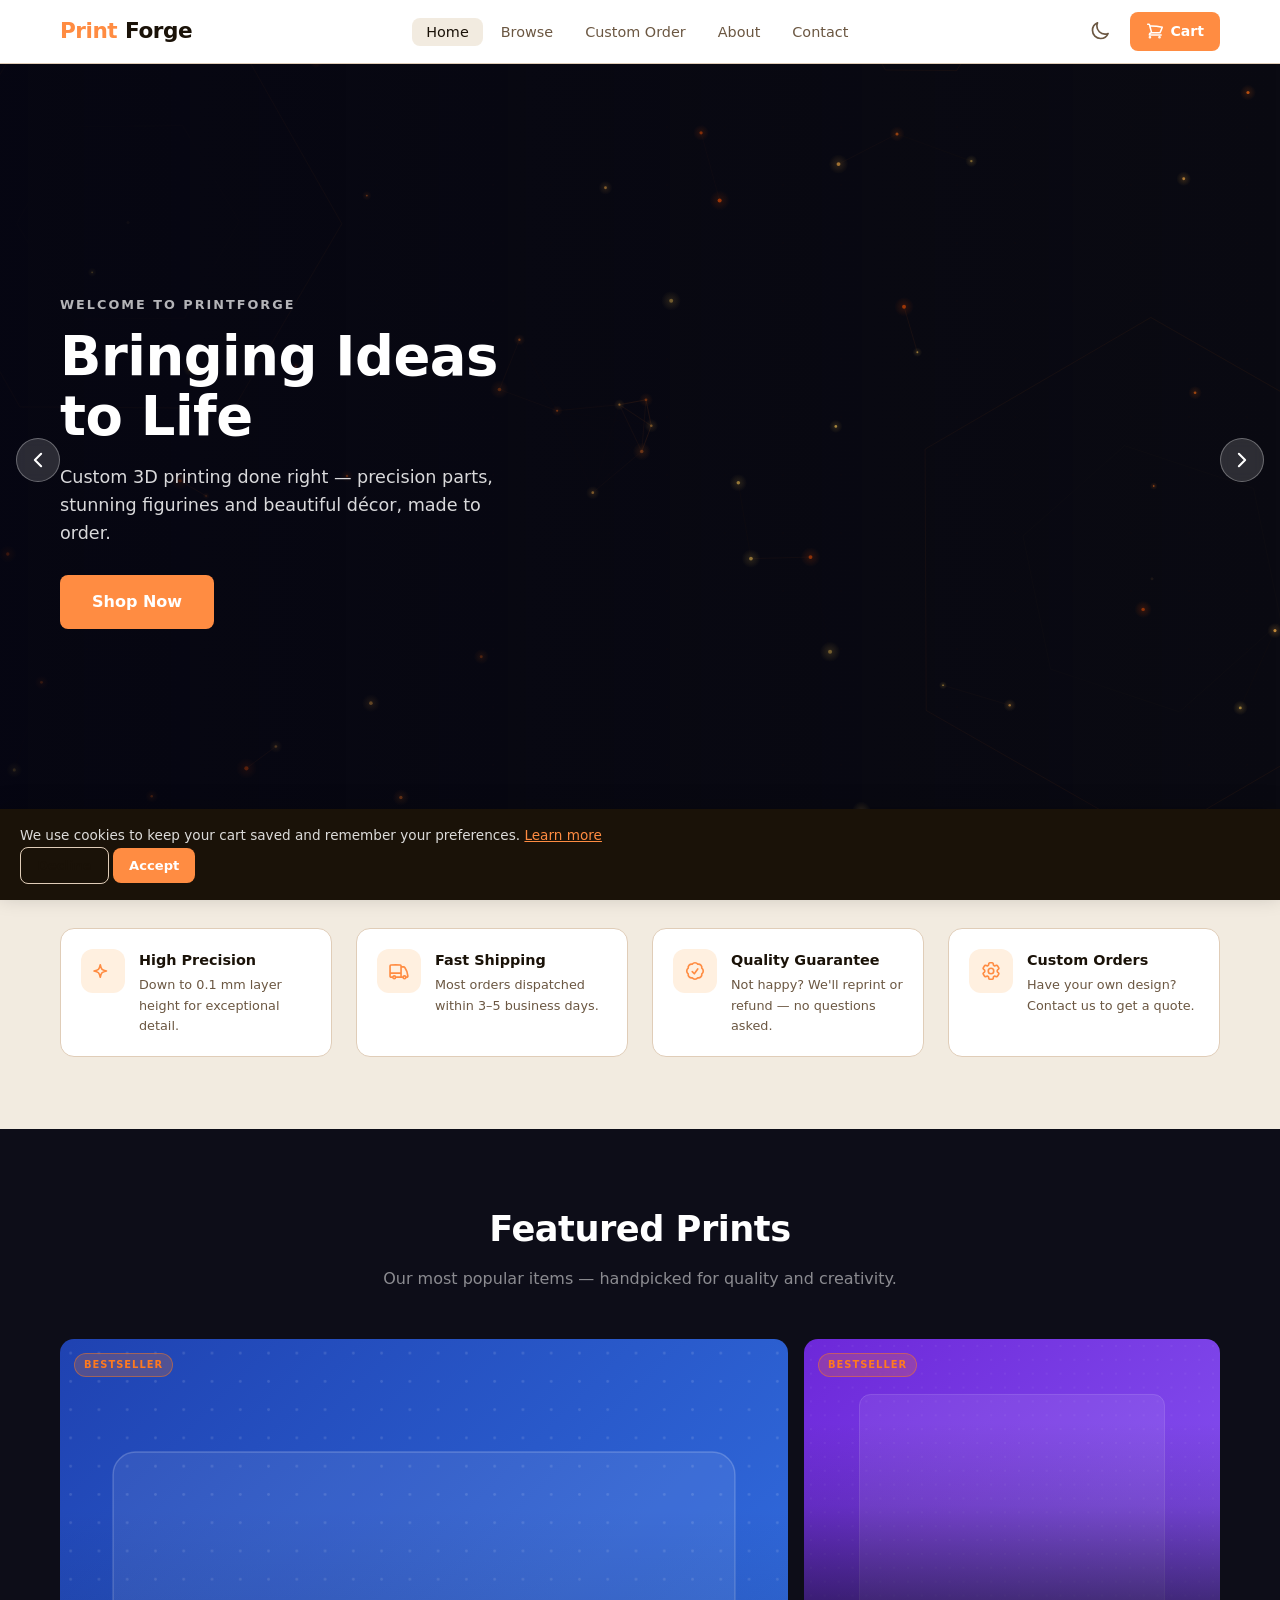
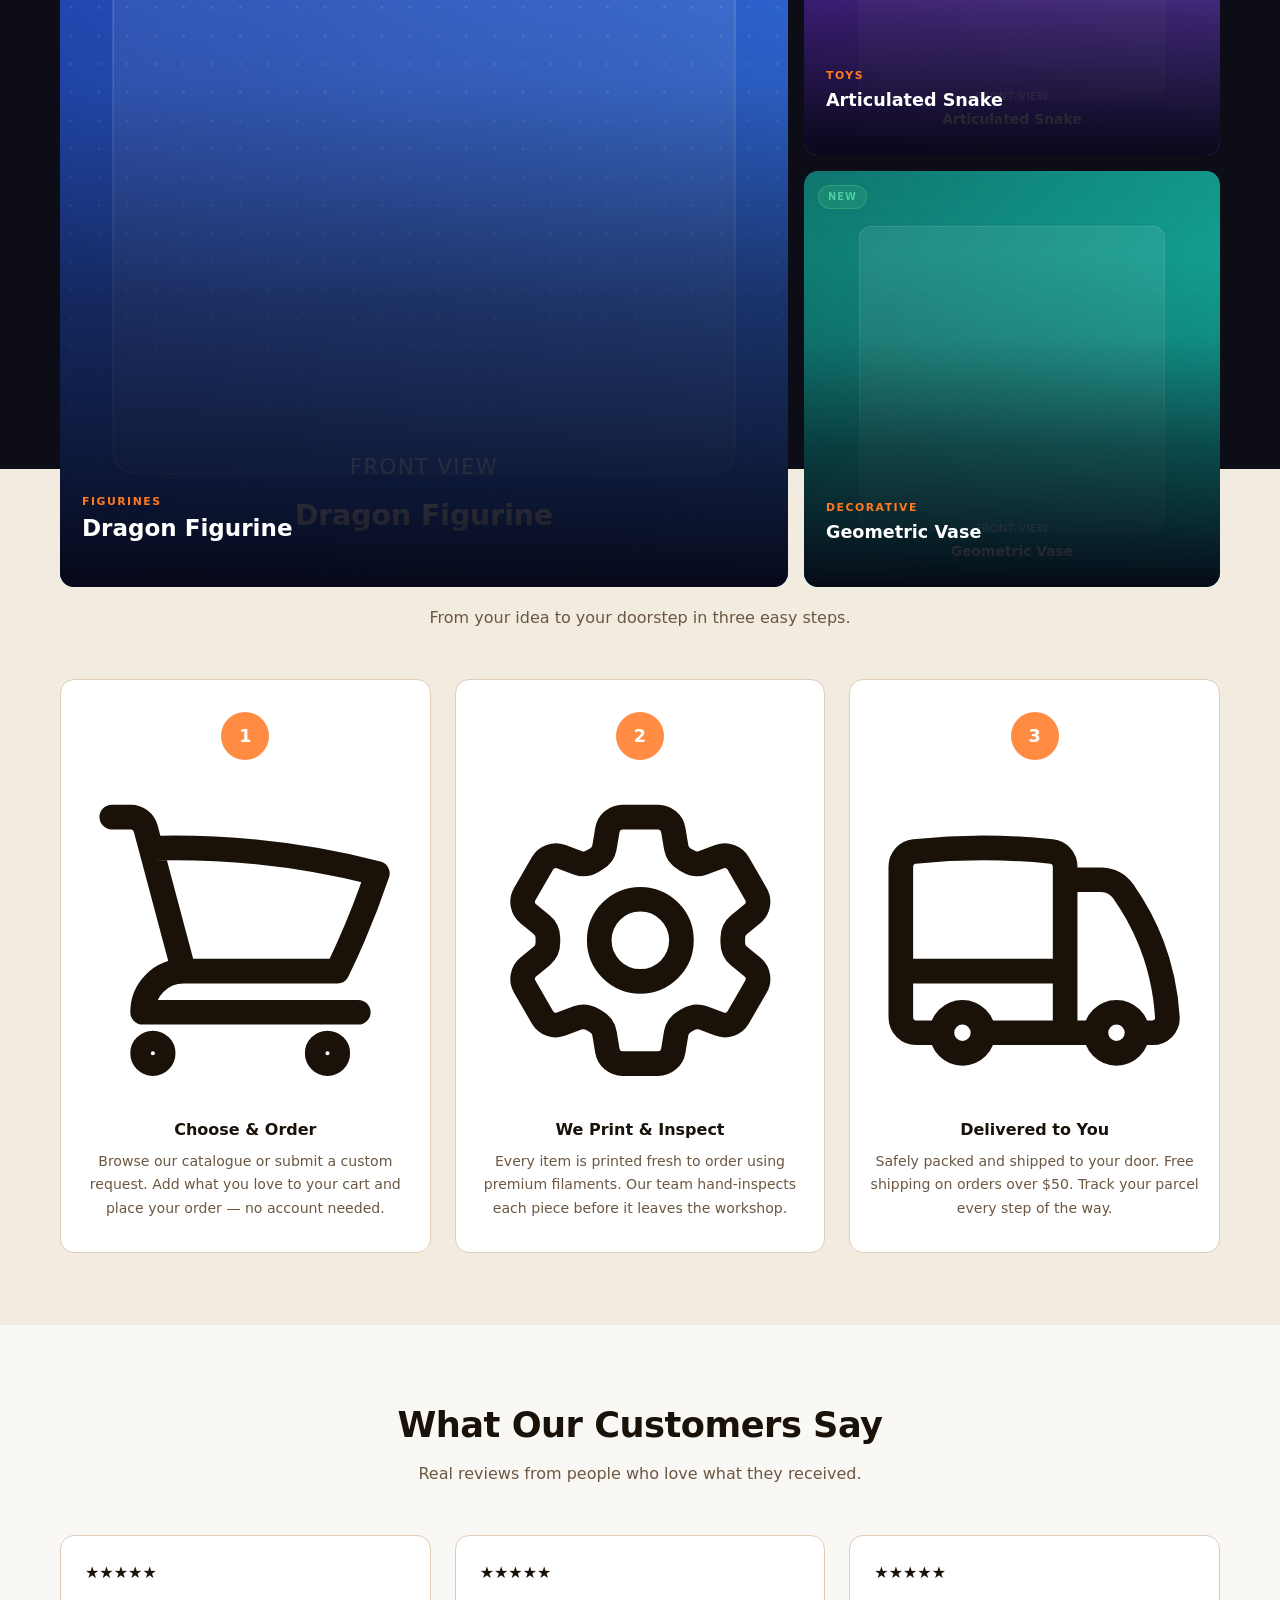
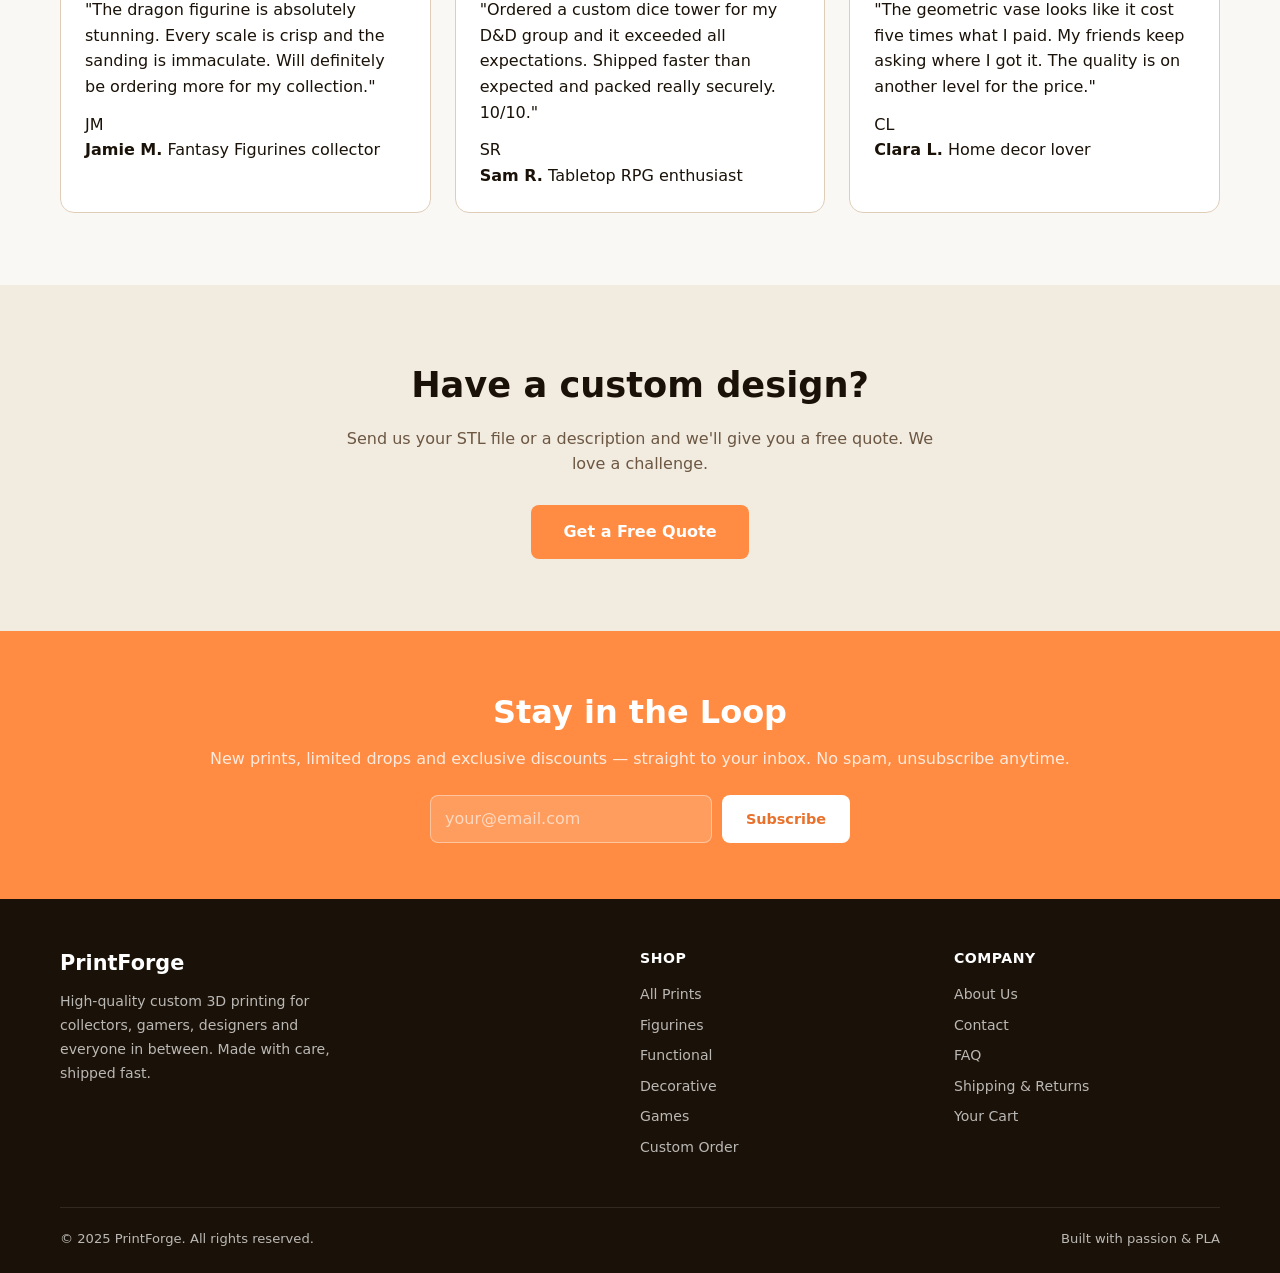
<file: index.html>
<!DOCTYPE html>
<html lang="en">
<head>
  <meta charset="UTF-8">
  <meta name="viewport" content="width=device-width, initial-scale=1.0">
  <title>PrintForge — Custom 3D Printing</title>
  <meta name="description" content="High-quality custom 3D prints — figurines, functional parts, home decor and more.">
  <link rel="icon" href="images/favicon.svg" type="image/svg+xml">
  <link rel="stylesheet" href="css/style.css">
  <script>if(localStorage.getItem('printforge_theme')==='dark')document.documentElement.setAttribute('data-theme','dark');</script>
</head>
<body>

  <!-- ── Navbar ─────────────────────────────────────────────── -->
  <nav class="navbar">
    <div class="container navbar__inner">
      <a href="index.html" class="navbar__logo">Print<span>Forge</span></a>
      <ul class="navbar__links">
        <li><a href="index.html" class="active">Home</a></li>
        <li><a href="browse.html">Browse</a></li>
        <li><a href="custom-order.html">Custom Order</a></li>
        <li><a href="about.html">About</a></li>
        <li><a href="contact.html">Contact</a></li>
      </ul>
      <div class="navbar__actions">
        <a href="cart.html" class="cart-btn" aria-label="View cart">
          <svg xmlns="http://www.w3.org/2000/svg" fill="none" viewBox="0 0 24 24" stroke-width="2" stroke="currentColor"><path stroke-linecap="round" stroke-linejoin="round" d="M2.25 3h1.386c.51 0 .955.343 1.087.835l.383 1.437M7.5 14.25a3 3 0 0 0-3 3h15.75m-12.75-3h11.218c1.121-2.3 2.1-4.684 2.924-7.138a60.114 60.114 0 0 0-16.536-1.84M7.5 14.25 5.106 5.272M6 20.25a.75.75 0 1 1-1.5 0 .75.75 0 0 1 1.5 0Zm12.75 0a.75.75 0 1 1-1.5 0 .75.75 0 0 1 1.5 0Z"/></svg>
          Cart
          <span id="cart-badge"></span>
        </a>
        <button class="hamburger" id="hamburger" aria-label="Open menu">
          <span></span><span></span><span></span>
        </button>
      </div>
    </div>
  </nav>

  <!-- ── Mobile Nav ─────────────────────────────────────────── -->
  <div class="mobile-nav" id="mobile-nav">
    <a href="index.html">Home</a>
    <a href="browse.html">Browse</a>
    <a href="custom-order.html">Custom Order</a>
    <a href="about.html">About</a>
    <a href="contact.html">Contact</a>
    <a href="cart.html">Cart</a>
  </div>

  <!-- ── Hero Carousel ──────────────────────────────────────── -->
  <section class="hero-carousel" id="hero-carousel" aria-label="Featured highlights">
    <canvas id="hero-canvas" class="hero-canvas" aria-hidden="true"></canvas>
    <div class="hero-carousel__track" id="hero-track">

      <!-- Slide 1 -->
      <div class="hero-slide">
        <div class="hero-slide__overlay"></div>
        <div class="container hero-slide__content">
          <span class="hero-slide__eyebrow">Welcome to PrintForge</span>
          <h1>Bringing Ideas<br>to Life</h1>
          <p>Custom 3D printing done right — precision parts, stunning figurines and beautiful décor, made to order.</p>
          <a href="browse.html" class="btn btn--primary btn--lg">Shop Now</a>
        </div>
      </div>

      <!-- Slide 2 -->
      <div class="hero-slide">
        <div class="hero-slide__overlay"></div>
        <div class="container hero-slide__content">
          <span class="hero-slide__eyebrow">New Collection</span>
          <h1>Custom Figurines<br>&amp; Models</h1>
          <p>Finely detailed prints at 0.1 mm layer height. From fantasy dragons to articulated toys — we print it all.</p>
          <a href="browse.html?category=Figurines" class="btn btn--primary btn--lg">View Figurines</a>
        </div>
      </div>

      <!-- Slide 3 -->
      <div class="hero-slide">
        <div class="hero-slide__overlay"></div>
        <div class="container hero-slide__content">
          <span class="hero-slide__eyebrow">Functional &amp; Decorative</span>
          <h1>Practical Parts,<br>Beautiful Décor</h1>
          <p>Heat-resistant PETG planters, cable managers, phone stands and more. Useful and stylish.</p>
          <a href="browse.html?category=Functional" class="btn btn--primary btn--lg">View Functional</a>
        </div>
      </div>

    </div>

    <button class="hero-carousel__prev" id="hero-prev" aria-label="Previous slide">
      <svg xmlns="http://www.w3.org/2000/svg" fill="none" viewBox="0 0 24 24" stroke-width="2.5" stroke="currentColor"><path stroke-linecap="round" stroke-linejoin="round" d="M15.75 19.5 8.25 12l7.5-7.5"/></svg>
    </button>
    <button class="hero-carousel__next" id="hero-next" aria-label="Next slide">
      <svg xmlns="http://www.w3.org/2000/svg" fill="none" viewBox="0 0 24 24" stroke-width="2.5" stroke="currentColor"><path stroke-linecap="round" stroke-linejoin="round" d="m8.25 4.5 7.5 7.5-7.5 7.5"/></svg>
    </button>

    <div class="hero-carousel__dots" id="hero-dots"></div>
  </section>

  <!-- ── USP Strip ───────────────────────────────────────────── -->
  <section class="section section--alt">
    <div class="container">
      <div class="usp-strip">
        <div class="usp-item">
          <div class="usp-item__icon">
            <svg xmlns="http://www.w3.org/2000/svg" fill="none" viewBox="0 0 24 24" stroke-width="1.8" stroke="currentColor"><path stroke-linecap="round" stroke-linejoin="round" d="M9.813 15.904 9 18.75l-.813-2.846a4.5 4.5 0 0 0-3.09-3.09L2.25 12l2.846-.813a4.5 4.5 0 0 0 3.09-3.09L9 5.25l.813 2.846a4.5 4.5 0 0 0 3.09 3.09L15.75 12l-2.846.813a4.5 4.5 0 0 0-3.09 3.09Z"/></svg>
          </div>
          <div>
            <h4>High Precision</h4>
            <p>Down to 0.1 mm layer height for exceptional detail.</p>
          </div>
        </div>
        <div class="usp-item">
          <div class="usp-item__icon">
            <svg xmlns="http://www.w3.org/2000/svg" fill="none" viewBox="0 0 24 24" stroke-width="1.8" stroke="currentColor"><path stroke-linecap="round" stroke-linejoin="round" d="M8.25 18.75a1.5 1.5 0 0 1-3 0m3 0a1.5 1.5 0 0 0-3 0m3 0h6m-9 0H3.375a1.125 1.125 0 0 1-1.125-1.125V14.25m17.25 4.5a1.5 1.5 0 0 1-3 0m3 0a1.5 1.5 0 0 0-3 0m3 0h1.125c.621 0 1.129-.504 1.09-1.124a17.902 17.902 0 0 0-3.213-9.193 2.056 2.056 0 0 0-1.58-.86H14.25M16.5 18.75h-2.25m0-11.177v-.958c0-.568-.422-1.048-.987-1.106a48.554 48.554 0 0 0-10.026 0 1.106 1.106 0 0 0-.987 1.106v7.635m12-6.677v6.677m0 4.5v-4.5m0 0h-12"/></svg>
          </div>
          <div>
            <h4>Fast Shipping</h4>
            <p>Most orders dispatched within 3–5 business days.</p>
          </div>
        </div>
        <div class="usp-item">
          <div class="usp-item__icon">
            <svg xmlns="http://www.w3.org/2000/svg" fill="none" viewBox="0 0 24 24" stroke-width="1.8" stroke="currentColor"><path stroke-linecap="round" stroke-linejoin="round" d="M9 12.75 11.25 15 15 9.75M21 12c0 1.268-.63 2.39-1.593 3.068a3.745 3.745 0 0 1-1.043 3.296 3.745 3.745 0 0 1-3.296 1.043A3.745 3.745 0 0 1 12 21c-1.268 0-2.39-.63-3.068-1.593a3.746 3.746 0 0 1-3.296-1.043 3.745 3.745 0 0 1-1.043-3.296A3.745 3.745 0 0 1 3 12c0-1.268.63-2.39 1.593-3.068a3.745 3.745 0 0 1 1.043-3.296 3.746 3.746 0 0 1 3.296-1.043A3.746 3.746 0 0 1 12 3c1.268 0 2.39.63 3.068 1.593a3.746 3.746 0 0 1 3.296 1.043 3.746 3.746 0 0 1 1.043 3.296A3.745 3.745 0 0 1 21 12Z"/></svg>
          </div>
          <div>
            <h4>Quality Guarantee</h4>
            <p>Not happy? We'll reprint or refund — no questions asked.</p>
          </div>
        </div>
        <div class="usp-item">
          <div class="usp-item__icon">
            <svg xmlns="http://www.w3.org/2000/svg" fill="none" viewBox="0 0 24 24" stroke-width="1.8" stroke="currentColor"><path stroke-linecap="round" stroke-linejoin="round" d="M9.594 3.94c.09-.542.56-.94 1.11-.94h2.593c.55 0 1.02.398 1.11.94l.213 1.281c.063.374.313.686.645.87.074.04.147.083.22.127.325.196.72.257 1.075.124l1.217-.456a1.125 1.125 0 0 1 1.37.49l1.296 2.247a1.125 1.125 0 0 1-.26 1.431l-1.003.827c-.293.241-.438.613-.43.992a7.723 7.723 0 0 1 0 .255c-.008.378.137.75.43.991l1.004.827c.424.35.534.955.26 1.43l-1.298 2.247a1.125 1.125 0 0 1-1.369.491l-1.217-.456c-.355-.133-.75-.072-1.076.124a6.47 6.47 0 0 1-.22.128c-.331.183-.581.495-.644.869l-.213 1.281c-.09.543-.56.94-1.11.94h-2.594c-.55 0-1.019-.398-1.11-.94l-.213-1.281c-.062-.374-.312-.686-.644-.87a6.52 6.52 0 0 1-.22-.127c-.325-.196-.72-.257-1.076-.124l-1.217.456a1.125 1.125 0 0 1-1.369-.49l-1.297-2.247a1.125 1.125 0 0 1 .26-1.431l1.004-.827c.292-.24.437-.613.43-.991a6.932 6.932 0 0 1 0-.255c.007-.38-.138-.751-.43-.992l-1.004-.827a1.125 1.125 0 0 1-.26-1.43l1.297-2.247a1.125 1.125 0 0 1 1.37-.491l1.216.456c.356.133.751.072 1.076-.124.072-.044.146-.086.22-.128.332-.183.582-.495.644-.869l.214-1.28Z"/><path stroke-linecap="round" stroke-linejoin="round" d="M15 12a3 3 0 1 1-6 0 3 3 0 0 1 6 0Z"/></svg>
          </div>
          <div>
            <h4>Custom Orders</h4>
            <p>Have your own design? Contact us to get a quote.</p>
          </div>
        </div>
      </div>
    </div>
  </section>

  <!-- ── Featured Products ───────────────────────────────────── -->
  <section class="section section--dark">
    <div class="container">
      <div class="section__header">
        <h2>Featured Prints</h2>
        <p>Our most popular items — handpicked for quality and creativity.</p>
      </div>
      <div class="featured-showcase" id="featured-grid">
        <!-- Injected by home.js -->
      </div>
      <div style="text-align:center;margin-top:40px;">
        <a href="browse.html" class="btn btn--outline btn--lg">Browse All Prints</a>
      </div>
    </div>
  </section>

  <!-- ── How It Works ────────────────────────────────────────── -->
  <section class="section section--alt">
    <div class="container">
      <div class="section__header">
        <h2>How It Works</h2>
        <p>From your idea to your doorstep in three easy steps.</p>
      </div>
      <div class="steps-grid">
        <div class="step-card">
          <div class="step-card__number">1</div>
          <div class="step-card__icon">
            <svg xmlns="http://www.w3.org/2000/svg" fill="none" viewBox="0 0 24 24" stroke-width="1.8" stroke="currentColor"><path stroke-linecap="round" stroke-linejoin="round" d="M2.25 3h1.386c.51 0 .955.343 1.087.835l.383 1.437M7.5 14.25a3 3 0 0 0-3 3h15.75m-12.75-3h11.218c1.121-2.3 2.1-4.684 2.924-7.138a60.114 60.114 0 0 0-16.536-1.84M7.5 14.25 5.106 5.272M6 20.25a.75.75 0 1 1-1.5 0 .75.75 0 0 1 1.5 0Zm12.75 0a.75.75 0 1 1-1.5 0 .75.75 0 0 1 1.5 0Z"/></svg>
          </div>
          <h3>Choose &amp; Order</h3>
          <p>Browse our catalogue or submit a custom request. Add what you love to your cart and place your order — no account needed.</p>
        </div>
        <div class="step-card">
          <div class="step-card__number">2</div>
          <div class="step-card__icon">
            <svg xmlns="http://www.w3.org/2000/svg" fill="none" viewBox="0 0 24 24" stroke-width="1.8" stroke="currentColor"><path stroke-linecap="round" stroke-linejoin="round" d="M9.594 3.94c.09-.542.56-.94 1.11-.94h2.593c.55 0 1.02.398 1.11.94l.213 1.281c.063.374.313.686.645.87.074.04.147.083.22.127.325.196.72.257 1.075.124l1.217-.456a1.125 1.125 0 0 1 1.37.49l1.296 2.247a1.125 1.125 0 0 1-.26 1.431l-1.003.827c-.293.241-.438.613-.43.992a7.723 7.723 0 0 1 0 .255c-.008.378.137.75.43.991l1.004.827c.424.35.534.955.26 1.43l-1.298 2.247a1.125 1.125 0 0 1-1.369.491l-1.217-.456c-.355-.133-.75-.072-1.076.124a6.47 6.47 0 0 1-.22.128c-.331.183-.581.495-.644.869l-.213 1.281c-.09.543-.56.94-1.11.94h-2.594c-.55 0-1.019-.398-1.11-.94l-.213-1.281c-.062-.374-.312-.686-.644-.87a6.52 6.52 0 0 1-.22-.127c-.325-.196-.72-.257-1.076-.124l-1.217.456a1.125 1.125 0 0 1-1.369-.49l-1.297-2.247a1.125 1.125 0 0 1 .26-1.431l1.004-.827c.292-.24.437-.613.43-.991a6.932 6.932 0 0 1 0-.255c.007-.38-.138-.751-.43-.992l-1.004-.827a1.125 1.125 0 0 1-.26-1.43l1.297-2.247a1.125 1.125 0 0 1 1.37-.491l1.216.456c.356.133.751.072 1.076-.124.072-.044.146-.086.22-.128.332-.183.582-.495.644-.869l.214-1.28Z"/><path stroke-linecap="round" stroke-linejoin="round" d="M15 12a3 3 0 1 1-6 0 3 3 0 0 1 6 0Z"/></svg>
          </div>
          <h3>We Print &amp; Inspect</h3>
          <p>Every item is printed fresh to order using premium filaments. Our team hand-inspects each piece before it leaves the workshop.</p>
        </div>
        <div class="step-card">
          <div class="step-card__number">3</div>
          <div class="step-card__icon">
            <svg xmlns="http://www.w3.org/2000/svg" fill="none" viewBox="0 0 24 24" stroke-width="1.8" stroke="currentColor"><path stroke-linecap="round" stroke-linejoin="round" d="M8.25 18.75a1.5 1.5 0 0 1-3 0m3 0a1.5 1.5 0 0 0-3 0m3 0h6m-9 0H3.375a1.125 1.125 0 0 1-1.125-1.125V14.25m17.25 4.5a1.5 1.5 0 0 1-3 0m3 0a1.5 1.5 0 0 0-3 0m3 0h1.125c.621 0 1.129-.504 1.09-1.124a17.902 17.902 0 0 0-3.213-9.193 2.056 2.056 0 0 0-1.58-.86H14.25M16.5 18.75h-2.25m0-11.177v-.958c0-.568-.422-1.048-.987-1.106a48.554 48.554 0 0 0-10.026 0 1.106 1.106 0 0 0-.987 1.106v7.635m12-6.677v6.677m0 4.5v-4.5m0 0h-12"/></svg>
          </div>
          <h3>Delivered to You</h3>
          <p>Safely packed and shipped to your door. Free shipping on orders over $50. Track your parcel every step of the way.</p>
        </div>
      </div>
    </div>
  </section>

  <!-- ── Testimonials ────────────────────────────────────────── -->
  <section class="section">
    <div class="container">
      <div class="section__header">
        <h2>What Our Customers Say</h2>
        <p>Real reviews from people who love what they received.</p>
      </div>
      <div class="testimonials-grid">
        <div class="testimonial-card">
          <div class="testimonial-card__stars">★★★★★</div>
          <p class="testimonial-card__quote">"The dragon figurine is absolutely stunning. Every scale is crisp and the sanding is immaculate. Will definitely be ordering more for my collection."</p>
          <div class="testimonial-card__author">
            <div class="testimonial-card__avatar">JM</div>
            <div>
              <strong>Jamie M.</strong>
              <span>Fantasy Figurines collector</span>
            </div>
          </div>
        </div>
        <div class="testimonial-card">
          <div class="testimonial-card__stars">★★★★★</div>
          <p class="testimonial-card__quote">"Ordered a custom dice tower for my D&amp;D group and it exceeded all expectations. Shipped faster than expected and packed really securely. 10/10."</p>
          <div class="testimonial-card__author">
            <div class="testimonial-card__avatar">SR</div>
            <div>
              <strong>Sam R.</strong>
              <span>Tabletop RPG enthusiast</span>
            </div>
          </div>
        </div>
        <div class="testimonial-card">
          <div class="testimonial-card__stars">★★★★★</div>
          <p class="testimonial-card__quote">"The geometric vase looks like it cost five times what I paid. My friends keep asking where I got it. The quality is on another level for the price."</p>
          <div class="testimonial-card__author">
            <div class="testimonial-card__avatar">CL</div>
            <div>
              <strong>Clara L.</strong>
              <span>Home decor lover</span>
            </div>
          </div>
        </div>
      </div>
    </div>
  </section>

  <!-- ── CTA Banner ──────────────────────────────────────────── -->
  <section class="section section--alt">
    <div class="container" style="text-align:center;max-width:640px;">
      <h2 style="font-size:clamp(1.6rem,3vw,2.2rem);font-weight:800;margin-bottom:12px;">Have a custom design?</h2>
      <p style="color:var(--clr-muted);margin-bottom:28px;">Send us your STL file or a description and we'll give you a free quote. We love a challenge.</p>
      <a href="custom-order.html" class="btn btn--primary btn--lg">Get a Free Quote</a>
    </div>
  </section>

  <!-- ── Newsletter ─────────────────────────────────────────── -->
  <section class="newsletter-section">
    <div class="container">
      <div class="newsletter-inner">
        <div class="newsletter-text">
          <h2>Stay in the Loop</h2>
          <p>New prints, limited drops and exclusive discounts — straight to your inbox. No spam, unsubscribe anytime.</p>
        </div>
        <form class="newsletter-form" id="newsletter-form" novalidate>
          <input type="email" placeholder="your@email.com" aria-label="Email address" required>
          <button type="submit" class="btn btn--primary">Subscribe</button>
        </form>
      </div>
    </div>
  </section>

  <!-- ── Footer ─────────────────────────────────────────────── -->
  <footer class="footer">
    <div class="container">
      <div class="footer__grid">
        <div class="footer__brand">
          <div class="footer__logo">PrintForge</div>
          <p>High-quality custom 3D printing for collectors, gamers, designers and everyone in between. Made with care, shipped fast.</p>
          <div class="social-links">
            <a href="#" aria-label="Instagram" title="Instagram">
              <svg xmlns="http://www.w3.org/2000/svg" viewBox="0 0 24 24" fill="currentColor"><path d="M12 2.163c3.204 0 3.584.012 4.85.07 3.252.148 4.771 1.691 4.919 4.919.058 1.265.069 1.645.069 4.849 0 3.205-.012 3.584-.069 4.849-.149 3.225-1.664 4.771-4.919 4.919-1.266.058-1.644.07-4.85.07-3.204 0-3.584-.012-4.849-.07-3.26-.149-4.771-1.699-4.919-4.92-.058-1.265-.07-1.644-.07-4.849 0-3.204.013-3.583.07-4.849.149-3.227 1.664-4.771 4.919-4.919 1.266-.057 1.645-.069 4.849-.069zM12 0C8.741 0 8.333.014 7.053.072 2.695.272.273 2.69.073 7.052.014 8.333 0 8.741 0 12c0 3.259.014 3.668.072 4.948.2 4.358 2.618 6.78 6.98 6.98C8.333 23.986 8.741 24 12 24c3.259 0 3.668-.014 4.948-.072 4.354-.2 6.782-2.618 6.979-6.98.059-1.28.073-1.689.073-4.948 0-3.259-.014-3.667-.072-4.947-.196-4.354-2.617-6.78-6.979-6.98C15.668.014 15.259 0 12 0zm0 5.838a6.162 6.162 0 1 0 0 12.324 6.162 6.162 0 0 0 0-12.324zM12 16a4 4 0 1 1 0-8 4 4 0 0 1 0 8zm6.406-11.845a1.44 1.44 0 1 0 0 2.881 1.44 1.44 0 0 0 0-2.881z"/></svg>
            </a>
            <a href="#" aria-label="TikTok" title="TikTok">
              <svg xmlns="http://www.w3.org/2000/svg" viewBox="0 0 24 24" fill="currentColor"><path d="M12.525.02c1.31-.02 2.61-.01 3.91-.02.08 1.53.63 3.09 1.75 4.17 1.12 1.11 2.7 1.62 4.24 1.79v4.03c-1.44-.05-2.89-.35-4.2-.97-.57-.26-1.1-.59-1.62-.93-.01 2.92.01 5.84-.02 8.75-.08 1.4-.54 2.79-1.35 3.94-1.31 1.92-3.58 3.17-5.91 3.21-1.43.08-2.86-.31-4.08-1.03-2.02-1.19-3.44-3.37-3.65-5.71-.02-.5-.03-1-.01-1.49.18-1.9 1.12-3.72 2.58-4.96 1.66-1.44 3.98-2.13 6.15-1.72.02 1.48-.04 2.96-.04 4.44-.99-.32-2.15-.23-3.02.37-.63.41-1.11 1.04-1.36 1.75-.21.51-.15 1.07-.14 1.61.24 1.64 1.82 3.02 3.5 2.87 1.12-.01 2.19-.66 2.77-1.61.19-.33.4-.67.41-1.06.1-1.79.06-3.57.07-5.36.01-4.03-.01-8.05.02-12.07z"/></svg>
            </a>
            <a href="#" aria-label="Pinterest" title="Pinterest">
              <svg xmlns="http://www.w3.org/2000/svg" viewBox="0 0 24 24" fill="currentColor"><path d="M12 0C5.373 0 0 5.373 0 12c0 5.084 3.163 9.426 7.627 11.174-.105-.949-.2-2.405.042-3.441.218-.937 1.407-5.965 1.407-5.965s-.359-.719-.359-1.782c0-1.668.967-2.914 2.171-2.914 1.023 0 1.518.769 1.518 1.69 0 1.029-.655 2.568-.994 3.995-.283 1.194.599 2.169 1.777 2.169 2.133 0 3.772-2.249 3.772-5.495 0-2.873-2.064-4.882-5.012-4.882-3.414 0-5.418 2.561-5.418 5.207 0 1.031.397 2.138.893 2.738a.36.36 0 0 1 .083.345l-.333 1.36c-.053.22-.174.267-.402.161-1.499-.698-2.436-2.889-2.436-4.649 0-3.785 2.75-7.262 7.929-7.262 4.163 0 7.398 2.967 7.398 6.931 0 4.136-2.607 7.464-6.227 7.464-1.216 0-2.359-.632-2.75-1.378l-.748 2.853c-.271 1.043-1.002 2.35-1.492 3.146C9.57 23.812 10.763 24 12 24c6.627 0 12-5.373 12-12S18.627 0 12 0z"/></svg>
            </a>
          </div>
        </div>
        <div class="footer__col">
          <h4>Shop</h4>
          <a href="browse.html">All Prints</a>
          <a href="browse.html?category=Figurines">Figurines</a>
          <a href="browse.html?category=Functional">Functional</a>
          <a href="browse.html?category=Decorative">Decorative</a>
          <a href="browse.html?category=Games">Games</a>
          <a href="custom-order.html">Custom Order</a>
        </div>
        <div class="footer__col">
          <h4>Company</h4>
          <a href="about.html">About Us</a>
          <a href="contact.html">Contact</a>
          <a href="faq.html">FAQ</a>
          <a href="shipping.html">Shipping &amp; Returns</a>
          <a href="cart.html">Your Cart</a>
        </div>
      </div>
      <div class="footer__bottom">
        <span>&copy; 2025 PrintForge. All rights reserved.</span>
        <span>Built with passion &amp; PLA</span>
      </div>
    </div>
  </footer>

  <div id="toast"></div>

  <script src="js/data.js"></script>
  <script src="js/cart-store.js"></script>
  <script src="js/theme.js"></script>
  <script src="js/home.js"></script>
  <script src="js/hero-canvas.js"></script>
  <script src="js/cookie-banner.js"></script>
  <script>
  // Newsletter form — demo handler
  document.getElementById('newsletter-form').addEventListener('submit', function(e) {
    e.preventDefault();
    const input = this.querySelector('input[type="email"]');
    if (!input.value || !input.value.includes('@')) {
      showToast('Please enter a valid email address.');
      return;
    }
    showToast('Thanks for subscribing! 🎉');
    input.value = '';
  });
  </script>
</body>
</html>
</file>
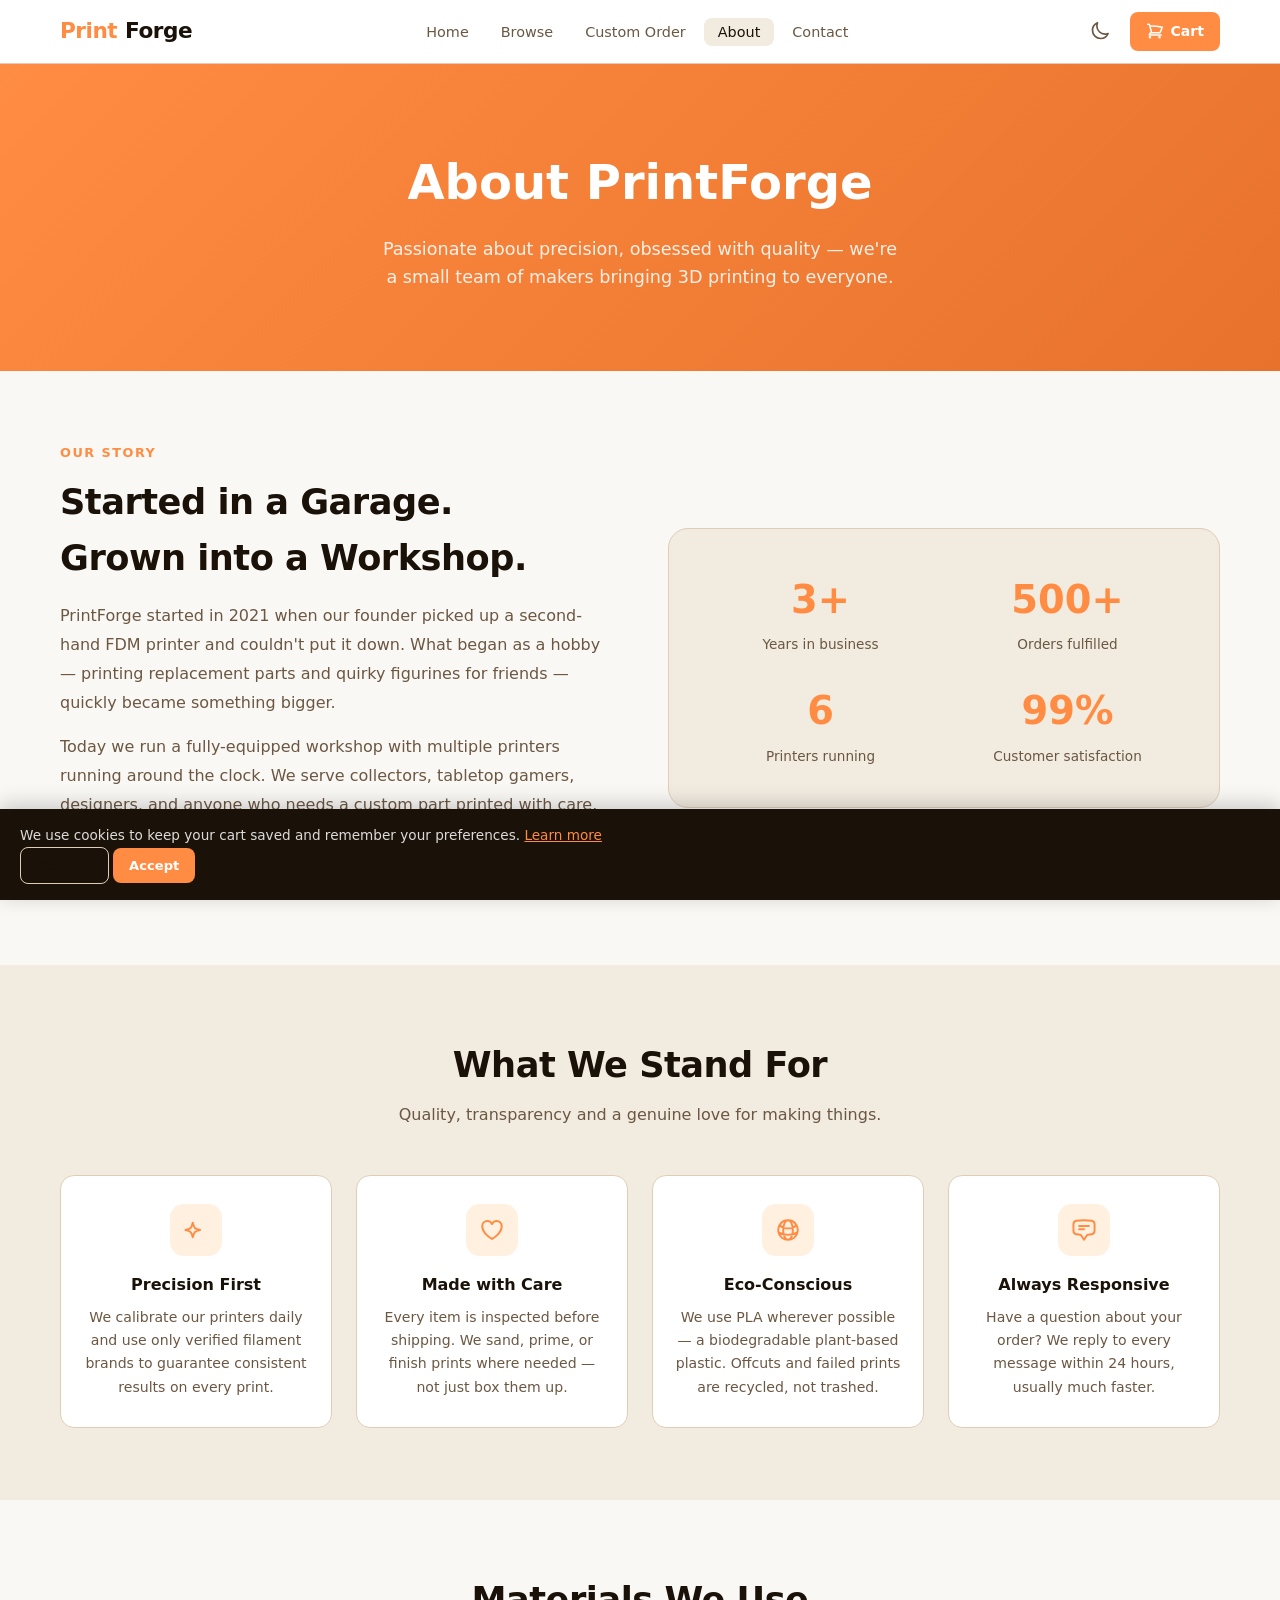
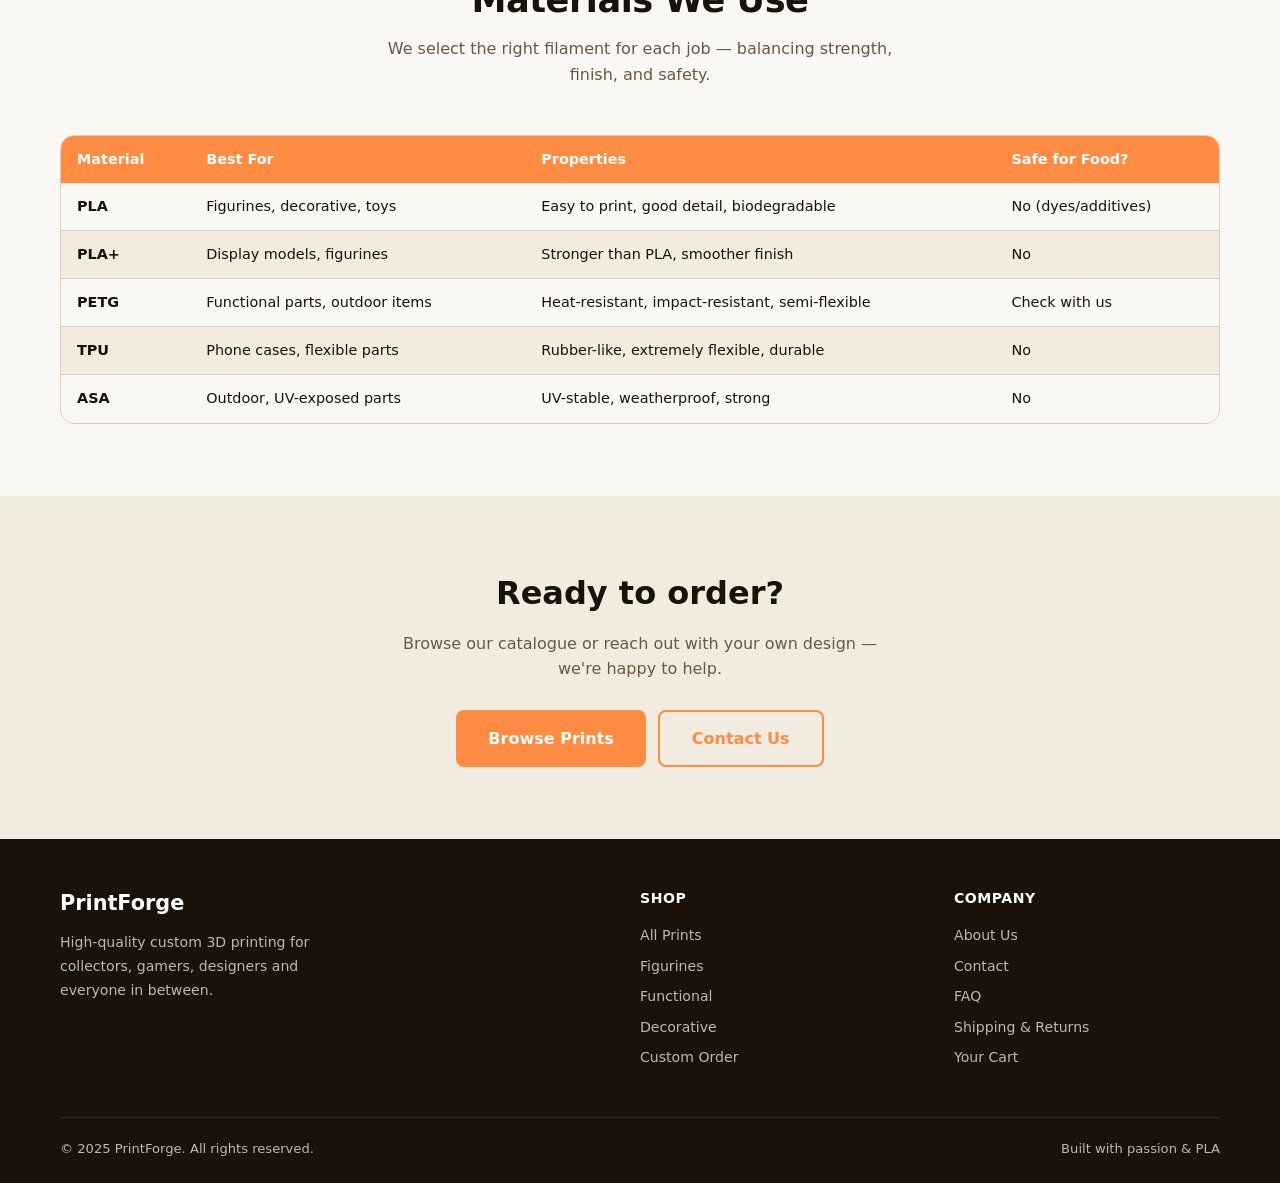
<file: about.html>
<!DOCTYPE html>
<html lang="en">
<head>
  <meta charset="UTF-8">
  <meta name="viewport" content="width=device-width, initial-scale=1.0">
  <title>About Us — PrintForge</title>
  <meta name="description" content="Learn about PrintForge — our story, materials, and commitment to quality 3D printing.">
  <link rel="icon" href="images/favicon.svg" type="image/svg+xml">
  <link rel="stylesheet" href="css/style.css">
  <script>if(localStorage.getItem('printforge_theme')==='dark')document.documentElement.setAttribute('data-theme','dark');</script>
</head>
<body>

  <!-- ── Navbar ─────────────────────────────────────────────── -->
  <nav class="navbar">
    <div class="container navbar__inner">
      <a href="index.html" class="navbar__logo">Print<span>Forge</span></a>
      <ul class="navbar__links">
        <li><a href="index.html">Home</a></li>
        <li><a href="browse.html">Browse</a></li>
        <li><a href="custom-order.html">Custom Order</a></li>
        <li><a href="about.html" class="active">About</a></li>
        <li><a href="contact.html">Contact</a></li>
      </ul>
      <div class="navbar__actions">
        <a href="cart.html" class="cart-btn" aria-label="View cart">
          <svg xmlns="http://www.w3.org/2000/svg" fill="none" viewBox="0 0 24 24" stroke-width="2" stroke="currentColor"><path stroke-linecap="round" stroke-linejoin="round" d="M2.25 3h1.386c.51 0 .955.343 1.087.835l.383 1.437M7.5 14.25a3 3 0 0 0-3 3h15.75m-12.75-3h11.218c1.121-2.3 2.1-4.684 2.924-7.138a60.114 60.114 0 0 0-16.536-1.84M7.5 14.25 5.106 5.272M6 20.25a.75.75 0 1 1-1.5 0 .75.75 0 0 1 1.5 0Zm12.75 0a.75.75 0 1 1-1.5 0 .75.75 0 0 1 1.5 0Z"/></svg>
          Cart
          <span id="cart-badge"></span>
        </a>
        <button class="hamburger" id="hamburger" aria-label="Open menu">
          <span></span><span></span><span></span>
        </button>
      </div>
    </div>
  </nav>
  <div class="mobile-nav" id="mobile-nav">
    <a href="index.html">Home</a>
    <a href="browse.html">Browse</a>
    <a href="custom-order.html">Custom Order</a>
    <a href="about.html">About</a>
    <a href="contact.html">Contact</a>
    <a href="cart.html">Cart</a>
  </div>

  <!-- ── About Hero ──────────────────────────────────────────── -->
  <section class="about-hero">
    <h1>About PrintForge</h1>
    <p>Passionate about precision, obsessed with quality — we're a small team of makers bringing 3D printing to everyone.</p>
  </section>

  <!-- ── Story ──────────────────────────────────────────────── -->
  <section class="section">
    <div class="container">
      <div style="display:grid;grid-template-columns:1fr 1fr;gap:56px;align-items:center;">
        <div>
          <p style="font-size:.8rem;font-weight:700;letter-spacing:1.5px;text-transform:uppercase;color:var(--clr-accent);margin-bottom:10px;">Our Story</p>
          <h2 style="font-size:clamp(1.6rem,3vw,2.2rem);font-weight:800;letter-spacing:-.5px;margin-bottom:16px;">Started in a Garage.<br>Grown into a Workshop.</h2>
          <p style="color:var(--clr-muted);line-height:1.8;margin-bottom:16px;">PrintForge started in 2021 when our founder picked up a second-hand FDM printer and couldn't put it down. What began as a hobby — printing replacement parts and quirky figurines for friends — quickly became something bigger.</p>
          <p style="color:var(--clr-muted);line-height:1.8;margin-bottom:16px;">Today we run a fully-equipped workshop with multiple printers running around the clock. We serve collectors, tabletop gamers, designers, and anyone who needs a custom part printed with care.</p>
          <p style="color:var(--clr-muted);line-height:1.8;">Every item that leaves our shop is inspected by hand. We care about the details — from the first layer to the last.</p>
        </div>
        <div style="background:var(--clr-bg-alt);border:1px solid var(--clr-border);border-radius:var(--radius-xl);padding:40px;text-align:center;">
          <div style="display:grid;grid-template-columns:1fr 1fr;gap:24px;">
            <div>
              <div style="font-size:2.4rem;font-weight:800;color:var(--clr-accent);">3+</div>
              <div style="font-size:.85rem;color:var(--clr-muted);margin-top:4px;">Years in business</div>
            </div>
            <div>
              <div style="font-size:2.4rem;font-weight:800;color:var(--clr-accent);">500+</div>
              <div style="font-size:.85rem;color:var(--clr-muted);margin-top:4px;">Orders fulfilled</div>
            </div>
            <div>
              <div style="font-size:2.4rem;font-weight:800;color:var(--clr-accent);">6</div>
              <div style="font-size:.85rem;color:var(--clr-muted);margin-top:4px;">Printers running</div>
            </div>
            <div>
              <div style="font-size:2.4rem;font-weight:800;color:var(--clr-accent);">99%</div>
              <div style="font-size:.85rem;color:var(--clr-muted);margin-top:4px;">Customer satisfaction</div>
            </div>
          </div>
        </div>
      </div>
    </div>
  </section>

  <!-- ── Values ──────────────────────────────────────────────── -->
  <section class="section section--alt">
    <div class="container">
      <div class="section__header">
        <h2>What We Stand For</h2>
        <p>Quality, transparency and a genuine love for making things.</p>
      </div>
      <div class="values-grid">
        <div class="value-card">
          <div class="value-card__icon">
            <svg xmlns="http://www.w3.org/2000/svg" fill="none" viewBox="0 0 24 24" stroke-width="1.8" stroke="currentColor"><path stroke-linecap="round" stroke-linejoin="round" d="M9.813 15.904 9 18.75l-.813-2.846a4.5 4.5 0 0 0-3.09-3.09L2.25 12l2.846-.813a4.5 4.5 0 0 0 3.09-3.09L9 5.25l.813 2.846a4.5 4.5 0 0 0 3.09 3.09L15.75 12l-2.846.813a4.5 4.5 0 0 0-3.09 3.09Z"/></svg>
          </div>
          <h3>Precision First</h3>
          <p>We calibrate our printers daily and use only verified filament brands to guarantee consistent results on every print.</p>
        </div>
        <div class="value-card">
          <div class="value-card__icon">
            <svg xmlns="http://www.w3.org/2000/svg" fill="none" viewBox="0 0 24 24" stroke-width="1.8" stroke="currentColor"><path stroke-linecap="round" stroke-linejoin="round" d="M21 8.25c0-2.485-2.099-4.5-4.688-4.5-1.935 0-3.597 1.126-4.312 2.733-.715-1.607-2.377-2.733-4.313-2.733C5.1 3.75 3 5.765 3 8.25c0 7.22 9 12 9 12s9-4.78 9-12Z"/></svg>
          </div>
          <h3>Made with Care</h3>
          <p>Every item is inspected before shipping. We sand, prime, or finish prints where needed — not just box them up.</p>
        </div>
        <div class="value-card">
          <div class="value-card__icon">
            <svg xmlns="http://www.w3.org/2000/svg" fill="none" viewBox="0 0 24 24" stroke-width="1.8" stroke="currentColor"><path stroke-linecap="round" stroke-linejoin="round" d="M12 21a9.004 9.004 0 0 0 8.716-6.747M12 21a9.004 9.004 0 0 1-8.716-6.747M12 21c2.485 0 4.5-4.03 4.5-9S14.485 3 12 3m0 18c-2.485 0-4.5-4.03-4.5-9S9.515 3 12 3m0 0a8.997 8.997 0 0 1 7.843 4.582M12 3a8.997 8.997 0 0 0-7.843 4.582m15.686 0A11.953 11.953 0 0 1 12 10.5c-2.998 0-5.74-1.1-7.843-2.918m15.686 0A8.959 8.959 0 0 1 21 12c0 .778-.099 1.533-.284 2.253m0 0A17.919 17.919 0 0 1 12 16.5c-3.162 0-6.133-.815-8.716-2.247m0 0A9.015 9.015 0 0 1 3 12c0-1.605.42-3.113 1.157-4.418"/></svg>
          </div>
          <h3>Eco-Conscious</h3>
          <p>We use PLA wherever possible — a biodegradable plant-based plastic. Offcuts and failed prints are recycled, not trashed.</p>
        </div>
        <div class="value-card">
          <div class="value-card__icon">
            <svg xmlns="http://www.w3.org/2000/svg" fill="none" viewBox="0 0 24 24" stroke-width="1.8" stroke="currentColor"><path stroke-linecap="round" stroke-linejoin="round" d="M7.5 8.25h9m-9 3H12m-9.75 1.51c0 1.6 1.123 2.994 2.707 3.227 1.129.166 2.27.293 3.423.379.35.026.67.21.865.501L12 21l2.755-4.133a1.14 1.14 0 0 1 .865-.501 48.172 48.172 0 0 0 3.423-.379c1.584-.233 2.707-1.626 2.707-3.228V6.741c0-1.602-1.123-2.995-2.707-3.228A48.394 48.394 0 0 0 12 3c-2.392 0-4.744.175-7.043.513C3.373 3.746 2.25 5.14 2.25 6.741v6.018Z"/></svg>
          </div>
          <h3>Always Responsive</h3>
          <p>Have a question about your order? We reply to every message within 24 hours, usually much faster.</p>
        </div>
      </div>
    </div>
  </section>

  <!-- ── Materials ───────────────────────────────────────────── -->
  <section class="section">
    <div class="container">
      <div class="section__header">
        <h2>Materials We Use</h2>
        <p>We select the right filament for each job — balancing strength, finish, and safety.</p>
      </div>
      <div class="materials-wrapper">
        <table class="materials-table">
          <thead>
            <tr>
              <th>Material</th>
              <th>Best For</th>
              <th>Properties</th>
              <th>Safe for Food?</th>
            </tr>
          </thead>
          <tbody>
            <tr>
              <td><strong>PLA</strong></td>
              <td>Figurines, decorative, toys</td>
              <td>Easy to print, good detail, biodegradable</td>
              <td>No (dyes/additives)</td>
            </tr>
            <tr>
              <td><strong>PLA+</strong></td>
              <td>Display models, figurines</td>
              <td>Stronger than PLA, smoother finish</td>
              <td>No</td>
            </tr>
            <tr>
              <td><strong>PETG</strong></td>
              <td>Functional parts, outdoor items</td>
              <td>Heat-resistant, impact-resistant, semi-flexible</td>
              <td>Check with us</td>
            </tr>
            <tr>
              <td><strong>TPU</strong></td>
              <td>Phone cases, flexible parts</td>
              <td>Rubber-like, extremely flexible, durable</td>
              <td>No</td>
            </tr>
            <tr>
              <td><strong>ASA</strong></td>
              <td>Outdoor, UV-exposed parts</td>
              <td>UV-stable, weatherproof, strong</td>
              <td>No</td>
            </tr>
          </tbody>
        </table>
      </div>
    </div>
  </section>

  <!-- ── CTA ─────────────────────────────────────────────────── -->
  <section class="section section--alt">
    <div class="container" style="text-align:center;max-width:560px;">
      <h2 style="font-size:clamp(1.5rem,3vw,2rem);font-weight:800;margin-bottom:12px;">Ready to order?</h2>
      <p style="color:var(--clr-muted);margin-bottom:28px;">Browse our catalogue or reach out with your own design — we're happy to help.</p>
      <div style="display:flex;gap:12px;justify-content:center;flex-wrap:wrap;">
        <a href="browse.html" class="btn btn--primary btn--lg">Browse Prints</a>
        <a href="contact.html" class="btn btn--outline btn--lg">Contact Us</a>
      </div>
    </div>
  </section>

  <!-- ── Footer ─────────────────────────────────────────────── -->
  <footer class="footer">
    <div class="container">
      <div class="footer__grid">
        <div class="footer__brand">
          <div class="footer__logo">PrintForge</div>
          <p>High-quality custom 3D printing for collectors, gamers, designers and everyone in between.</p>
          <div class="social-links">
            <a href="#" aria-label="Instagram"><svg xmlns="http://www.w3.org/2000/svg" viewBox="0 0 24 24" fill="currentColor"><path d="M12 2.163c3.204 0 3.584.012 4.85.07 3.252.148 4.771 1.691 4.919 4.919.058 1.265.069 1.645.069 4.849 0 3.205-.012 3.584-.069 4.849-.149 3.225-1.664 4.771-4.919 4.919-1.266.058-1.644.07-4.85.07-3.204 0-3.584-.012-4.849-.07-3.26-.149-4.771-1.699-4.919-4.92-.058-1.265-.07-1.644-.07-4.849 0-3.204.013-3.583.07-4.849.149-3.227 1.664-4.771 4.919-4.919 1.266-.057 1.645-.069 4.849-.069zM12 0C8.741 0 8.333.014 7.053.072 2.695.272.273 2.69.073 7.052.014 8.333 0 8.741 0 12c0 3.259.014 3.668.072 4.948.2 4.358 2.618 6.78 6.98 6.98C8.333 23.986 8.741 24 12 24c3.259 0 3.668-.014 4.948-.072 4.354-.2 6.782-2.618 6.979-6.98.059-1.28.073-1.689.073-4.948 0-3.259-.014-3.667-.072-4.947-.196-4.354-2.617-6.78-6.979-6.98C15.668.014 15.259 0 12 0zm0 5.838a6.162 6.162 0 1 0 0 12.324 6.162 6.162 0 0 0 0-12.324zM12 16a4 4 0 1 1 0-8 4 4 0 0 1 0 8zm6.406-11.845a1.44 1.44 0 1 0 0 2.881 1.44 1.44 0 0 0 0-2.881z"/></svg></a>
            <a href="#" aria-label="TikTok"><svg xmlns="http://www.w3.org/2000/svg" viewBox="0 0 24 24" fill="currentColor"><path d="M12.525.02c1.31-.02 2.61-.01 3.91-.02.08 1.53.63 3.09 1.75 4.17 1.12 1.11 2.7 1.62 4.24 1.79v4.03c-1.44-.05-2.89-.35-4.2-.97-.57-.26-1.1-.59-1.62-.93-.01 2.92.01 5.84-.02 8.75-.08 1.4-.54 2.79-1.35 3.94-1.31 1.92-3.58 3.17-5.91 3.21-1.43.08-2.86-.31-4.08-1.03-2.02-1.19-3.44-3.37-3.65-5.71-.02-.5-.03-1-.01-1.49.18-1.9 1.12-3.72 2.58-4.96 1.66-1.44 3.98-2.13 6.15-1.72.02 1.48-.04 2.96-.04 4.44-.99-.32-2.15-.23-3.02.37-.63.41-1.11 1.04-1.36 1.75-.21.51-.15 1.07-.14 1.61.24 1.64 1.82 3.02 3.5 2.87 1.12-.01 2.19-.66 2.77-1.61.19-.33.4-.67.41-1.06.1-1.79.06-3.57.07-5.36.01-4.03-.01-8.05.02-12.07z"/></svg></a>
            <a href="#" aria-label="Pinterest"><svg xmlns="http://www.w3.org/2000/svg" viewBox="0 0 24 24" fill="currentColor"><path d="M12 0C5.373 0 0 5.373 0 12c0 5.084 3.163 9.426 7.627 11.174-.105-.949-.2-2.405.042-3.441.218-.937 1.407-5.965 1.407-5.965s-.359-.719-.359-1.782c0-1.668.967-2.914 2.171-2.914 1.023 0 1.518.769 1.518 1.69 0 1.029-.655 2.568-.994 3.995-.283 1.194.599 2.169 1.777 2.169 2.133 0 3.772-2.249 3.772-5.495 0-2.873-2.064-4.882-5.012-4.882-3.414 0-5.418 2.561-5.418 5.207 0 1.031.397 2.138.893 2.738a.36.36 0 0 1 .083.345l-.333 1.36c-.053.22-.174.267-.402.161-1.499-.698-2.436-2.889-2.436-4.649 0-3.785 2.75-7.262 7.929-7.262 4.163 0 7.398 2.967 7.398 6.931 0 4.136-2.607 7.464-6.227 7.464-1.216 0-2.359-.632-2.75-1.378l-.748 2.853c-.271 1.043-1.002 2.35-1.492 3.146C9.57 23.812 10.763 24 12 24c6.627 0 12-5.373 12-12S18.627 0 12 0z"/></svg></a>
          </div>
        </div>
        <div class="footer__col">
          <h4>Shop</h4>
          <a href="browse.html">All Prints</a>
          <a href="browse.html?category=Figurines">Figurines</a>
          <a href="browse.html?category=Functional">Functional</a>
          <a href="browse.html?category=Decorative">Decorative</a>
          <a href="custom-order.html">Custom Order</a>
        </div>
        <div class="footer__col">
          <h4>Company</h4>
          <a href="about.html">About Us</a>
          <a href="contact.html">Contact</a>
          <a href="faq.html">FAQ</a>
          <a href="shipping.html">Shipping &amp; Returns</a>
          <a href="cart.html">Your Cart</a>
        </div>
      </div>
      <div class="footer__bottom">
        <span>&copy; 2025 PrintForge. All rights reserved.</span>
        <span>Built with passion &amp; PLA</span>
      </div>
    </div>
  </footer>

  <div id="toast"></div>
  <script src="js/data.js"></script>
  <script src="js/cart-store.js"></script>
  <script src="js/theme.js"></script>
  <script src="js/cookie-banner.js"></script>
  <script>
    document.addEventListener('DOMContentLoaded', () => {
      Cart.init();
      const btn = document.getElementById('hamburger');
      const nav = document.getElementById('mobile-nav');
      if (btn && nav) btn.addEventListener('click', () => nav.classList.toggle('open'));
    });
  </script>
</body>
</html>
</file>
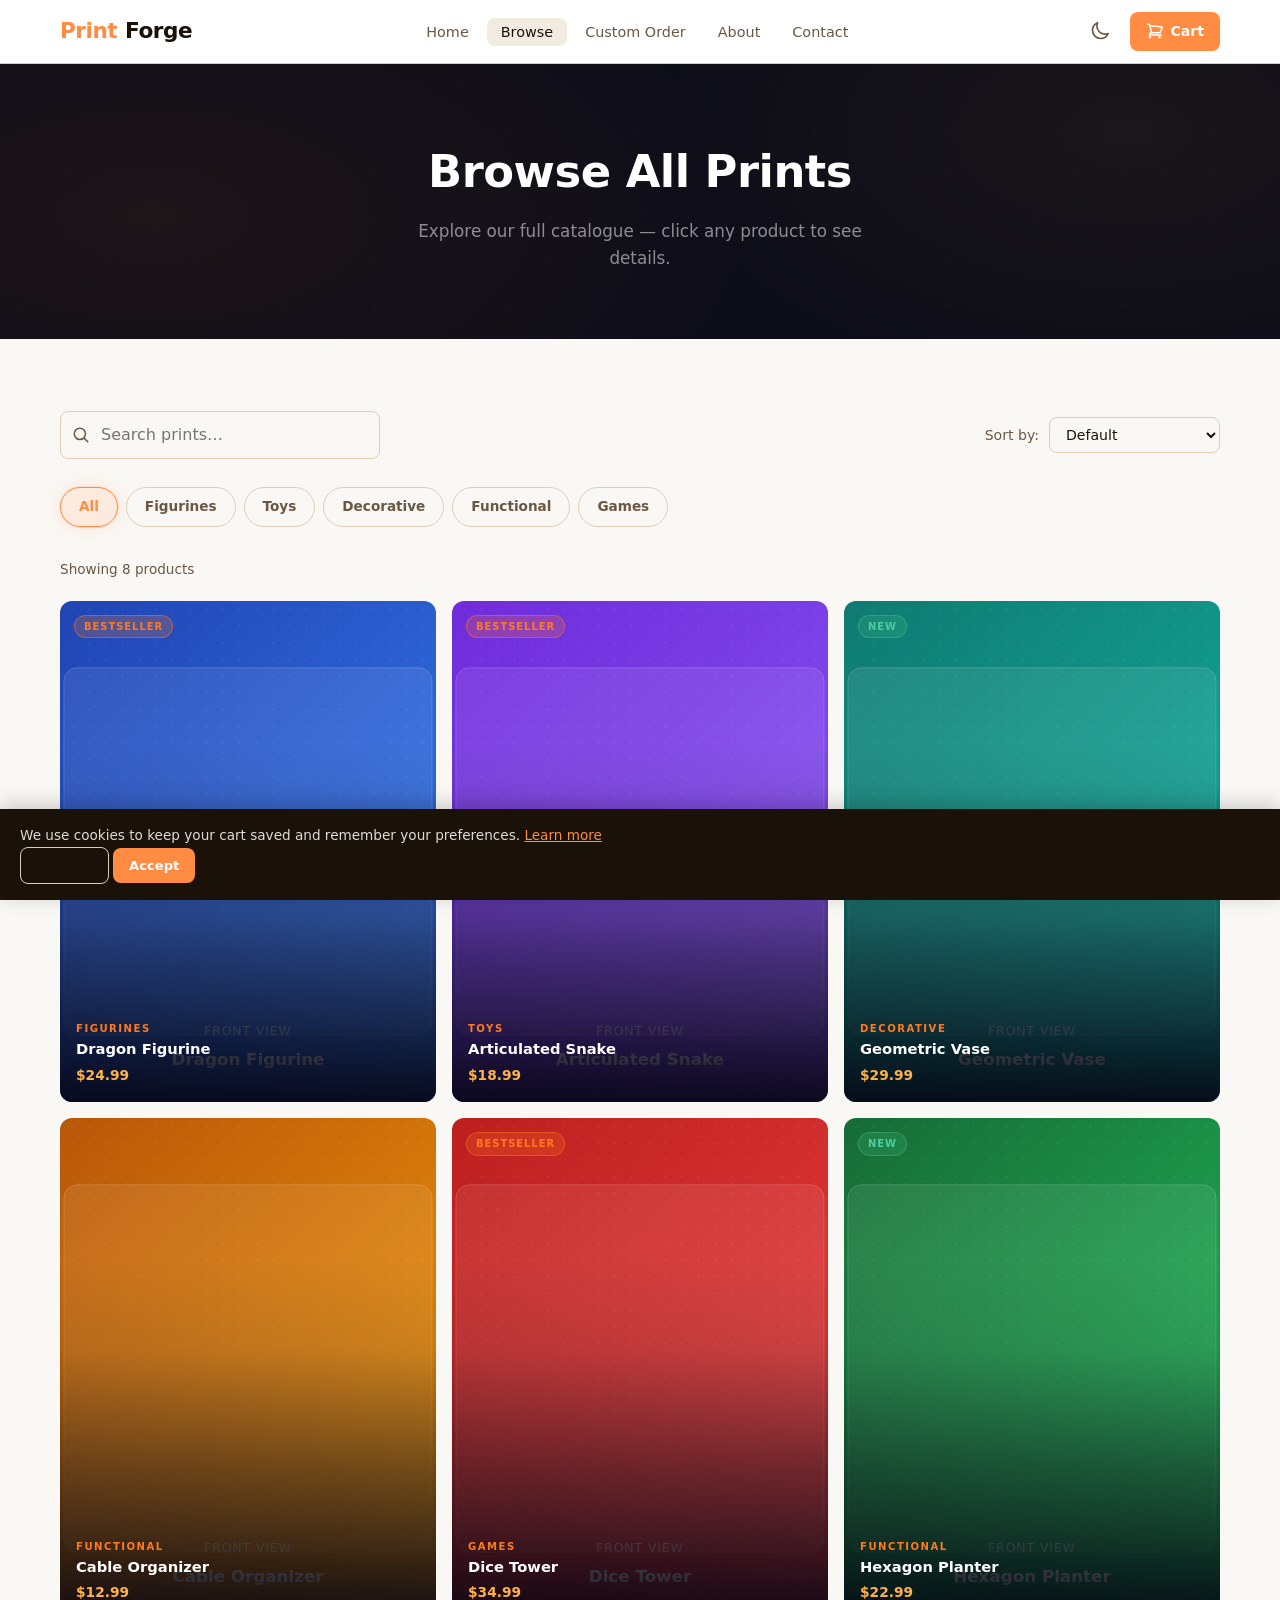
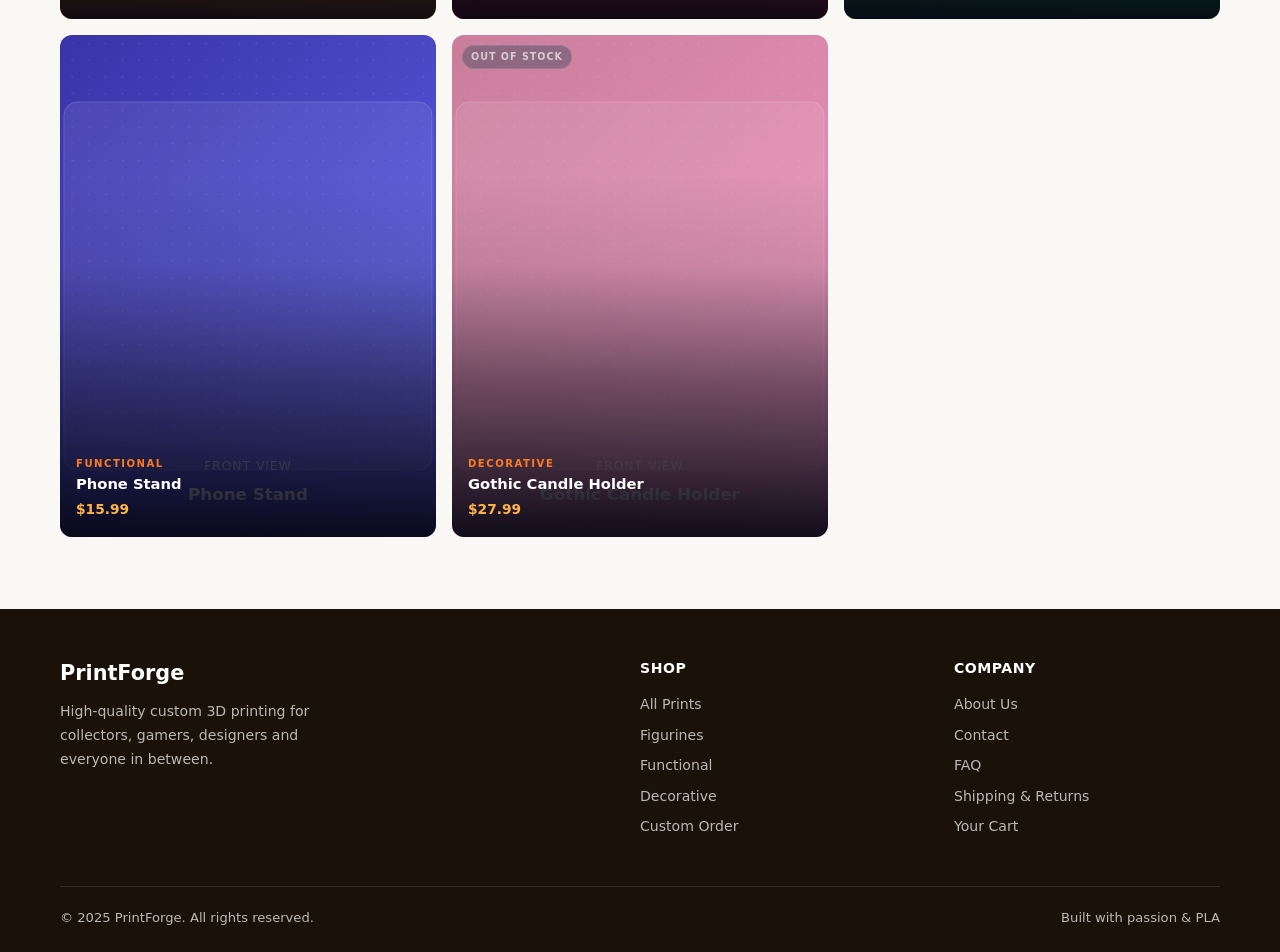
<file: browse.html>
<!DOCTYPE html>
<html lang="en">
<head>
  <meta charset="UTF-8">
  <meta name="viewport" content="width=device-width, initial-scale=1.0">
  <title>Browse Prints — PrintForge</title>
  <meta name="description" content="Browse our full catalogue of custom 3D prints — figurines, functional parts, décor and more.">
  <link rel="icon" href="images/favicon.svg" type="image/svg+xml">
  <link rel="stylesheet" href="css/style.css">
  <script>if(localStorage.getItem('printforge_theme')==='dark')document.documentElement.setAttribute('data-theme','dark');</script>
</head>
<body>

  <!-- ── Navbar ─────────────────────────────────────────────── -->
  <nav class="navbar">
    <div class="container navbar__inner">
      <a href="index.html" class="navbar__logo">Print<span>Forge</span></a>
      <ul class="navbar__links">
        <li><a href="index.html">Home</a></li>
        <li><a href="browse.html" class="active">Browse</a></li>
        <li><a href="custom-order.html">Custom Order</a></li>
        <li><a href="about.html">About</a></li>
        <li><a href="contact.html">Contact</a></li>
      </ul>
      <div class="navbar__actions">
        <a href="cart.html" class="cart-btn" aria-label="View cart">
          <svg xmlns="http://www.w3.org/2000/svg" fill="none" viewBox="0 0 24 24" stroke-width="2" stroke="currentColor"><path stroke-linecap="round" stroke-linejoin="round" d="M2.25 3h1.386c.51 0 .955.343 1.087.835l.383 1.437M7.5 14.25a3 3 0 0 0-3 3h15.75m-12.75-3h11.218c1.121-2.3 2.1-4.684 2.924-7.138a60.114 60.114 0 0 0-16.536-1.84M7.5 14.25 5.106 5.272M6 20.25a.75.75 0 1 1-1.5 0 .75.75 0 0 1 1.5 0Zm12.75 0a.75.75 0 1 1-1.5 0 .75.75 0 0 1 1.5 0Z"/></svg>
          Cart
          <span id="cart-badge"></span>
        </a>
        <button class="hamburger" id="hamburger" aria-label="Open menu">
          <span></span><span></span><span></span>
        </button>
      </div>
    </div>
  </nav>
  <div class="mobile-nav" id="mobile-nav">
    <a href="index.html">Home</a>
    <a href="browse.html">Browse</a>
    <a href="custom-order.html">Custom Order</a>
    <a href="about.html">About</a>
    <a href="contact.html">Contact</a>
    <a href="cart.html">Cart</a>
  </div>

  <!-- ── Browse Hero ─────────────────────────────────────────── -->
  <section class="browse-hero" id="browse-hero">
    <div class="container">
      <div class="browse-hero__text" id="browse-hero-text">
        <h1 id="browse-hero-title">Browse All Prints</h1>
        <p id="browse-hero-sub">Explore our full catalogue — click any product to see details.</p>
      </div>
    </div>
  </section>

  <!-- ── Browse Section ─────────────────────────────────────── -->
  <section class="section">
    <div class="container">

      <!-- Controls row -->
      <div style="display:flex;flex-wrap:wrap;gap:16px;align-items:center;margin-bottom:28px;justify-content:space-between;">
        <!-- Search -->
        <div class="search-box" style="flex:1;min-width:200px;max-width:320px;">
          <svg xmlns="http://www.w3.org/2000/svg" fill="none" viewBox="0 0 24 24" stroke-width="2" stroke="currentColor"><path stroke-linecap="round" stroke-linejoin="round" d="m21 21-5.197-5.197m0 0A7.5 7.5 0 1 0 5.196 5.196a7.5 7.5 0 0 0 10.607 10.607Z"/></svg>
          <input type="search" id="search-input" placeholder="Search prints…" aria-label="Search products">
        </div>
        <!-- Sort -->
        <div style="display:flex;align-items:center;gap:10px;font-size:.88rem;">
          <label for="sort-select" style="color:var(--clr-muted);white-space:nowrap;">Sort by:</label>
          <select id="sort-select" style="width:auto;padding:8px 12px;">
            <option value="default">Default</option>
            <option value="price-asc">Price: Low → High</option>
            <option value="price-desc">Price: High → Low</option>
            <option value="name-asc">Name A–Z</option>
          </select>
        </div>
      </div>

      <!-- Category filters -->
      <div class="filter-bar" id="filter-bar">
        <!-- Injected by browse.js -->
      </div>

      <!-- Results count -->
      <p id="results-count" style="font-size:.85rem;color:var(--clr-muted);margin-bottom:20px;"></p>

      <!-- Product grid -->
      <div class="product-grid" id="product-grid">
        <!-- Injected by browse.js -->
      </div>

    </div>
  </section>

  <!-- ── Footer ─────────────────────────────────────────────── -->
  <footer class="footer">
    <div class="container">
      <div class="footer__grid">
        <div class="footer__brand">
          <div class="footer__logo">PrintForge</div>
          <p>High-quality custom 3D printing for collectors, gamers, designers and everyone in between.</p>
          <div class="social-links">
            <a href="#" aria-label="Instagram"><svg xmlns="http://www.w3.org/2000/svg" viewBox="0 0 24 24" fill="currentColor"><path d="M12 2.163c3.204 0 3.584.012 4.85.07 3.252.148 4.771 1.691 4.919 4.919.058 1.265.069 1.645.069 4.849 0 3.205-.012 3.584-.069 4.849-.149 3.225-1.664 4.771-4.919 4.919-1.266.058-1.644.07-4.85.07-3.204 0-3.584-.012-4.849-.07-3.26-.149-4.771-1.699-4.919-4.92-.058-1.265-.07-1.644-.07-4.849 0-3.204.013-3.583.07-4.849.149-3.227 1.664-4.771 4.919-4.919 1.266-.057 1.645-.069 4.849-.069zM12 0C8.741 0 8.333.014 7.053.072 2.695.272.273 2.69.073 7.052.014 8.333 0 8.741 0 12c0 3.259.014 3.668.072 4.948.2 4.358 2.618 6.78 6.98 6.98C8.333 23.986 8.741 24 12 24c3.259 0 3.668-.014 4.948-.072 4.354-.2 6.782-2.618 6.979-6.98.059-1.28.073-1.689.073-4.948 0-3.259-.014-3.667-.072-4.947-.196-4.354-2.617-6.78-6.979-6.98C15.668.014 15.259 0 12 0zm0 5.838a6.162 6.162 0 1 0 0 12.324 6.162 6.162 0 0 0 0-12.324zM12 16a4 4 0 1 1 0-8 4 4 0 0 1 0 8zm6.406-11.845a1.44 1.44 0 1 0 0 2.881 1.44 1.44 0 0 0 0-2.881z"/></svg></a>
            <a href="#" aria-label="TikTok"><svg xmlns="http://www.w3.org/2000/svg" viewBox="0 0 24 24" fill="currentColor"><path d="M12.525.02c1.31-.02 2.61-.01 3.91-.02.08 1.53.63 3.09 1.75 4.17 1.12 1.11 2.7 1.62 4.24 1.79v4.03c-1.44-.05-2.89-.35-4.2-.97-.57-.26-1.1-.59-1.62-.93-.01 2.92.01 5.84-.02 8.75-.08 1.4-.54 2.79-1.35 3.94-1.31 1.92-3.58 3.17-5.91 3.21-1.43.08-2.86-.31-4.08-1.03-2.02-1.19-3.44-3.37-3.65-5.71-.02-.5-.03-1-.01-1.49.18-1.9 1.12-3.72 2.58-4.96 1.66-1.44 3.98-2.13 6.15-1.72.02 1.48-.04 2.96-.04 4.44-.99-.32-2.15-.23-3.02.37-.63.41-1.11 1.04-1.36 1.75-.21.51-.15 1.07-.14 1.61.24 1.64 1.82 3.02 3.5 2.87 1.12-.01 2.19-.66 2.77-1.61.19-.33.4-.67.41-1.06.1-1.79.06-3.57.07-5.36.01-4.03-.01-8.05.02-12.07z"/></svg></a>
            <a href="#" aria-label="Pinterest"><svg xmlns="http://www.w3.org/2000/svg" viewBox="0 0 24 24" fill="currentColor"><path d="M12 0C5.373 0 0 5.373 0 12c0 5.084 3.163 9.426 7.627 11.174-.105-.949-.2-2.405.042-3.441.218-.937 1.407-5.965 1.407-5.965s-.359-.719-.359-1.782c0-1.668.967-2.914 2.171-2.914 1.023 0 1.518.769 1.518 1.69 0 1.029-.655 2.568-.994 3.995-.283 1.194.599 2.169 1.777 2.169 2.133 0 3.772-2.249 3.772-5.495 0-2.873-2.064-4.882-5.012-4.882-3.414 0-5.418 2.561-5.418 5.207 0 1.031.397 2.138.893 2.738a.36.36 0 0 1 .083.345l-.333 1.36c-.053.22-.174.267-.402.161-1.499-.698-2.436-2.889-2.436-4.649 0-3.785 2.75-7.262 7.929-7.262 4.163 0 7.398 2.967 7.398 6.931 0 4.136-2.607 7.464-6.227 7.464-1.216 0-2.359-.632-2.75-1.378l-.748 2.853c-.271 1.043-1.002 2.35-1.492 3.146C9.57 23.812 10.763 24 12 24c6.627 0 12-5.373 12-12S18.627 0 12 0z"/></svg></a>
          </div>
        </div>
        <div class="footer__col">
          <h4>Shop</h4>
          <a href="browse.html">All Prints</a>
          <a href="browse.html?category=Figurines">Figurines</a>
          <a href="browse.html?category=Functional">Functional</a>
          <a href="browse.html?category=Decorative">Decorative</a>
          <a href="custom-order.html">Custom Order</a>
        </div>
        <div class="footer__col">
          <h4>Company</h4>
          <a href="about.html">About Us</a>
          <a href="contact.html">Contact</a>
          <a href="faq.html">FAQ</a>
          <a href="shipping.html">Shipping &amp; Returns</a>
          <a href="cart.html">Your Cart</a>
        </div>
      </div>
      <div class="footer__bottom">
        <span>&copy; 2025 PrintForge. All rights reserved.</span>
        <span>Built with passion &amp; PLA</span>
      </div>
    </div>
  </footer>

  <div id="toast"></div>
  <script src="js/data.js"></script>
  <script src="js/cart-store.js"></script>
  <script src="js/theme.js"></script>
  <script src="js/browse.js"></script>
  <script src="js/cookie-banner.js"></script>
</body>
</html>
</file>
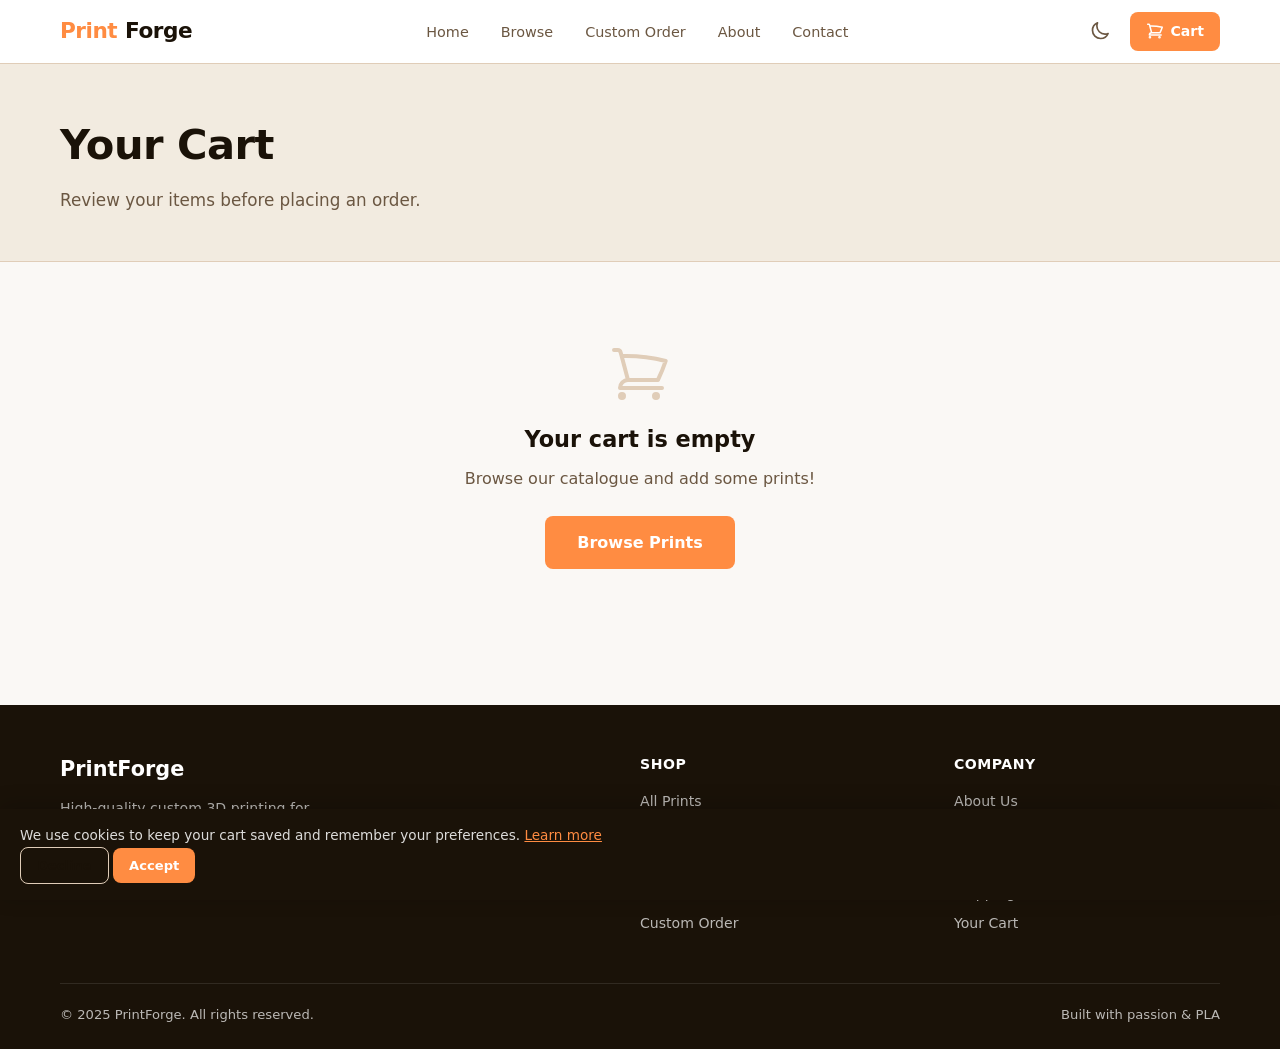
<file: cart.html>
<!DOCTYPE html>
<html lang="en">
<head>
  <meta charset="UTF-8">
  <meta name="viewport" content="width=device-width, initial-scale=1.0">
  <title>Your Cart — PrintForge</title>
  <meta name="description" content="Review your cart and place your order with PrintForge.">
  <link rel="icon" href="images/favicon.svg" type="image/svg+xml">
  <link rel="stylesheet" href="css/style.css">
  <script>if(localStorage.getItem('printforge_theme')==='dark')document.documentElement.setAttribute('data-theme','dark');</script>
</head>
<body>

  <!-- ── Navbar ─────────────────────────────────────────────── -->
  <nav class="navbar">
    <div class="container navbar__inner">
      <a href="index.html" class="navbar__logo">Print<span>Forge</span></a>
      <ul class="navbar__links">
        <li><a href="index.html">Home</a></li>
        <li><a href="browse.html">Browse</a></li>
        <li><a href="custom-order.html">Custom Order</a></li>
        <li><a href="about.html">About</a></li>
        <li><a href="contact.html">Contact</a></li>
      </ul>
      <div class="navbar__actions">
        <a href="cart.html" class="cart-btn" aria-label="View cart">
          <svg xmlns="http://www.w3.org/2000/svg" fill="none" viewBox="0 0 24 24" stroke-width="2" stroke="currentColor"><path stroke-linecap="round" stroke-linejoin="round" d="M2.25 3h1.386c.51 0 .955.343 1.087.835l.383 1.437M7.5 14.25a3 3 0 0 0-3 3h15.75m-12.75-3h11.218c1.121-2.3 2.1-4.684 2.924-7.138a60.114 60.114 0 0 0-16.536-1.84M7.5 14.25 5.106 5.272M6 20.25a.75.75 0 1 1-1.5 0 .75.75 0 0 1 1.5 0Zm12.75 0a.75.75 0 1 1-1.5 0 .75.75 0 0 1 1.5 0Z"/></svg>
          Cart
          <span id="cart-badge"></span>
        </a>
        <button class="hamburger" id="hamburger" aria-label="Open menu">
          <span></span><span></span><span></span>
        </button>
      </div>
    </div>
  </nav>
  <div class="mobile-nav" id="mobile-nav">
    <a href="index.html">Home</a>
    <a href="browse.html">Browse</a>
    <a href="custom-order.html">Custom Order</a>
    <a href="about.html">About</a>
    <a href="contact.html">Contact</a>
    <a href="cart.html">Cart</a>
  </div>

  <!-- ── Page Hero ───────────────────────────────────────────── -->
  <section class="page-hero">
    <div class="container">
      <h1>Your Cart</h1>
      <p>Review your items before placing an order.</p>
    </div>
  </section>

  <!-- ── Cart Content ────────────────────────────────────────── -->
  <div class="container">
    <div id="cart-root">
      <!-- Injected by inline script below -->
    </div>
  </div>

  <!-- ── Footer ─────────────────────────────────────────────── -->
  <footer class="footer" style="margin-top:56px;">
    <div class="container">
      <div class="footer__grid">
        <div class="footer__brand">
          <div class="footer__logo">PrintForge</div>
          <p>High-quality custom 3D printing for collectors, gamers, designers and everyone in between.</p>
          <div class="social-links">
            <a href="#" aria-label="Instagram"><svg xmlns="http://www.w3.org/2000/svg" viewBox="0 0 24 24" fill="currentColor"><path d="M12 2.163c3.204 0 3.584.012 4.85.07 3.252.148 4.771 1.691 4.919 4.919.058 1.265.069 1.645.069 4.849 0 3.205-.012 3.584-.069 4.849-.149 3.225-1.664 4.771-4.919 4.919-1.266.058-1.644.07-4.85.07-3.204 0-3.584-.012-4.849-.07-3.26-.149-4.771-1.699-4.919-4.92-.058-1.265-.07-1.644-.07-4.849 0-3.204.013-3.583.07-4.849.149-3.227 1.664-4.771 4.919-4.919 1.266-.057 1.645-.069 4.849-.069zM12 0C8.741 0 8.333.014 7.053.072 2.695.272.273 2.69.073 7.052.014 8.333 0 8.741 0 12c0 3.259.014 3.668.072 4.948.2 4.358 2.618 6.78 6.98 6.98C8.333 23.986 8.741 24 12 24c3.259 0 3.668-.014 4.948-.072 4.354-.2 6.782-2.618 6.979-6.98.059-1.28.073-1.689.073-4.948 0-3.259-.014-3.667-.072-4.947-.196-4.354-2.617-6.78-6.979-6.98C15.668.014 15.259 0 12 0zm0 5.838a6.162 6.162 0 1 0 0 12.324 6.162 6.162 0 0 0 0-12.324zM12 16a4 4 0 1 1 0-8 4 4 0 0 1 0 8zm6.406-11.845a1.44 1.44 0 1 0 0 2.881 1.44 1.44 0 0 0 0-2.881z"/></svg></a>
            <a href="#" aria-label="TikTok"><svg xmlns="http://www.w3.org/2000/svg" viewBox="0 0 24 24" fill="currentColor"><path d="M12.525.02c1.31-.02 2.61-.01 3.91-.02.08 1.53.63 3.09 1.75 4.17 1.12 1.11 2.7 1.62 4.24 1.79v4.03c-1.44-.05-2.89-.35-4.2-.97-.57-.26-1.1-.59-1.62-.93-.01 2.92.01 5.84-.02 8.75-.08 1.4-.54 2.79-1.35 3.94-1.31 1.92-3.58 3.17-5.91 3.21-1.43.08-2.86-.31-4.08-1.03-2.02-1.19-3.44-3.37-3.65-5.71-.02-.5-.03-1-.01-1.49.18-1.9 1.12-3.72 2.58-4.96 1.66-1.44 3.98-2.13 6.15-1.72.02 1.48-.04 2.96-.04 4.44-.99-.32-2.15-.23-3.02.37-.63.41-1.11 1.04-1.36 1.75-.21.51-.15 1.07-.14 1.61.24 1.64 1.82 3.02 3.5 2.87 1.12-.01 2.19-.66 2.77-1.61.19-.33.4-.67.41-1.06.1-1.79.06-3.57.07-5.36.01-4.03-.01-8.05.02-12.07z"/></svg></a>
            <a href="#" aria-label="Pinterest"><svg xmlns="http://www.w3.org/2000/svg" viewBox="0 0 24 24" fill="currentColor"><path d="M12 0C5.373 0 0 5.373 0 12c0 5.084 3.163 9.426 7.627 11.174-.105-.949-.2-2.405.042-3.441.218-.937 1.407-5.965 1.407-5.965s-.359-.719-.359-1.782c0-1.668.967-2.914 2.171-2.914 1.023 0 1.518.769 1.518 1.69 0 1.029-.655 2.568-.994 3.995-.283 1.194.599 2.169 1.777 2.169 2.133 0 3.772-2.249 3.772-5.495 0-2.873-2.064-4.882-5.012-4.882-3.414 0-5.418 2.561-5.418 5.207 0 1.031.397 2.138.893 2.738a.36.36 0 0 1 .083.345l-.333 1.36c-.053.22-.174.267-.402.161-1.499-.698-2.436-2.889-2.436-4.649 0-3.785 2.75-7.262 7.929-7.262 4.163 0 7.398 2.967 7.398 6.931 0 4.136-2.607 7.464-6.227 7.464-1.216 0-2.359-.632-2.75-1.378l-.748 2.853c-.271 1.043-1.002 2.35-1.492 3.146C9.57 23.812 10.763 24 12 24c6.627 0 12-5.373 12-12S18.627 0 12 0z"/></svg></a>
          </div>
        </div>
        <div class="footer__col">
          <h4>Shop</h4>
          <a href="browse.html">All Prints</a>
          <a href="browse.html?category=Figurines">Figurines</a>
          <a href="browse.html?category=Functional">Functional</a>
          <a href="browse.html?category=Decorative">Decorative</a>
          <a href="custom-order.html">Custom Order</a>
        </div>
        <div class="footer__col">
          <h4>Company</h4>
          <a href="about.html">About Us</a>
          <a href="contact.html">Contact</a>
          <a href="faq.html">FAQ</a>
          <a href="shipping.html">Shipping &amp; Returns</a>
          <a href="cart.html">Your Cart</a>
        </div>
      </div>
      <div class="footer__bottom">
        <span>&copy; 2025 PrintForge. All rights reserved.</span>
        <span>Built with passion &amp; PLA</span>
      </div>
    </div>
  </footer>

  <div id="toast"></div>
  <script src="js/data.js"></script>
  <script src="js/cart-store.js"></script>
  <script src="js/theme.js"></script>
  <script src="js/cookie-banner.js"></script>
  <script>
  document.addEventListener('DOMContentLoaded', () => {
    Cart.init();

    const hamburger = document.getElementById('hamburger');
    const mobileNav = document.getElementById('mobile-nav');
    if (hamburger && mobileNav) {
      hamburger.addEventListener('click', () => mobileNav.classList.toggle('open'));
    }

    render();

    // Re-render on cart change (e.g. remove item updates badge & summary)
    window.addEventListener('cart:change', render);
  });

  function render() {
    const root  = document.getElementById('cart-root');
    const items = Cart.get();

    if (items.length === 0) {
      root.innerHTML = `
        <div class="cart-empty">
          <svg xmlns="http://www.w3.org/2000/svg" fill="none" viewBox="0 0 24 24" stroke-width="1.5" stroke="currentColor">
            <path stroke-linecap="round" stroke-linejoin="round" d="M2.25 3h1.386c.51 0 .955.343 1.087.835l.383 1.437M7.5 14.25a3 3 0 0 0-3 3h15.75m-12.75-3h11.218c1.121-2.3 2.1-4.684 2.924-7.138a60.114 60.114 0 0 0-16.536-1.84M7.5 14.25 5.106 5.272M6 20.25a.75.75 0 1 1-1.5 0 .75.75 0 0 1 1.5 0Zm12.75 0a.75.75 0 1 1-1.5 0 .75.75 0 0 1 1.5 0Z"/>
          </svg>
          <h2>Your cart is empty</h2>
          <p>Browse our catalogue and add some prints!</p>
          <a href="browse.html" class="btn btn--primary btn--lg">Browse Prints</a>
        </div>
      `;
      return;
    }

    const subtotal  = Cart.total();
    const shipping  = subtotal >= 50 ? 0 : 5.99;
    const total     = subtotal + shipping;
    const itemCount = Cart.count();

    const itemsHTML = items.map(item => `
      <div class="cart-item" data-id="${item.id}">
        <div class="cart-item__img">
          <a href="product.html?id=${item.id}">
            <img src="${item.image}" alt="${item.name}" loading="lazy">
          </a>
        </div>
        <div class="cart-item__info">
          <div class="cart-item__name">
            <a href="product.html?id=${item.id}" style="color:inherit;">${item.name}</a>
          </div>
          <div class="cart-item__unit">$${item.price.toFixed(2)} each</div>
        </div>
        <div class="cart-item__controls">
          <!-- Inline qty control -->
          <div class="qty-control" style="font-size:.85rem;">
            <button class="cart-qty-dec" data-id="${item.id}" aria-label="Decrease" ${item.qty <= 1 ? 'disabled' : ''}>−</button>
            <input type="number" class="cart-qty-input" value="${item.qty}" min="1" max="99"
                   data-id="${item.id}" aria-label="Quantity" style="width:46px;">
            <button class="cart-qty-inc" data-id="${item.id}" aria-label="Increase">+</button>
          </div>
          <div class="cart-item__subtotal">$${(item.price * item.qty).toFixed(2)}</div>
          <button class="cart-item__remove" data-id="${item.id}" aria-label="Remove ${item.name}">
            <svg xmlns="http://www.w3.org/2000/svg" fill="none" viewBox="0 0 24 24" stroke-width="2" stroke="currentColor">
              <path stroke-linecap="round" stroke-linejoin="round" d="m14.74 9-.346 9m-4.788 0L9.26 9m9.968-3.21c.342.052.682.107 1.022.166m-1.022-.165L18.16 19.673a2.25 2.25 0 0 1-2.244 2.077H8.084a2.25 2.25 0 0 1-2.244-2.077L4.772 5.79m14.456 0a48.108 48.108 0 0 0-3.478-.397m-12 .562c.34-.059.68-.114 1.022-.165m0 0a48.11 48.11 0 0 1 3.478-.397m7.5 0v-.916c0-1.18-.91-2.164-2.09-2.201a51.964 51.964 0 0 0-3.32 0c-1.18.037-2.09 1.022-2.09 2.201v.916m7.5 0a48.667 48.667 0 0 0-7.5 0"/>
            </svg>
          </button>
        </div>
      </div>
    `).join('');

    root.innerHTML = `
      <div class="cart-layout">
        <div>
          <div style="display:flex;justify-content:space-between;align-items:center;margin-bottom:20px;">
            <h2 style="font-size:1.2rem;font-weight:700;">${itemCount} item${itemCount !== 1 ? 's' : ''}</h2>
            <button class="btn btn--ghost btn--sm" id="clear-cart-btn">Clear cart</button>
          </div>
          <div class="cart-items" id="cart-items">
            ${itemsHTML}
          </div>
          <div style="margin-top:20px;">
            <a href="browse.html" class="btn btn--ghost btn--sm">← Continue Shopping</a>
          </div>
        </div>

        <aside class="order-summary">
          <h2>Order Summary</h2>
          <div class="summary-row">
            <span>Subtotal</span>
            <span>$${subtotal.toFixed(2)}</span>
          </div>
          <div class="summary-row">
            <span>Shipping</span>
            <span>${shipping === 0 ? '<span style="color:var(--clr-success);font-weight:600;">Free</span>' : '$' + shipping.toFixed(2)}</span>
          </div>
          ${shipping > 0 ? `
          <p style="font-size:.75rem;color:var(--clr-muted);margin-top:-4px;">
            Free shipping on orders over $50
          </p>` : ''}
          <div class="summary-row summary-row--total">
            <span>Total</span>
            <span>$${total.toFixed(2)}</span>
          </div>
          <a href="contact.html" class="btn btn--primary btn--lg">
            Place Order →
          </a>
          <p class="order-note">
            We'll confirm your order via email and follow up with shipping details and payment instructions.
          </p>
        </aside>
      </div>
    `;

    bindCartEvents();
  }

  function bindCartEvents() {
    const root = document.getElementById('cart-root');

    // Remove buttons
    root.querySelectorAll('.cart-item__remove').forEach(btn => {
      btn.addEventListener('click', () => {
        const id = btn.dataset.id;
        Cart.remove(id);
        showToast('Item removed from cart');
        render();
      });
    });

    // Dec buttons
    root.querySelectorAll('.cart-qty-dec').forEach(btn => {
      btn.addEventListener('click', () => {
        const id  = btn.dataset.id;
        const inp = root.querySelector(`.cart-qty-input[data-id="${id}"]`);
        const q   = Math.max(1, parseInt(inp.value, 10) - 1);
        Cart.setQty(id, q);
        render();
      });
    });

    // Inc buttons
    root.querySelectorAll('.cart-qty-inc').forEach(btn => {
      btn.addEventListener('click', () => {
        const id  = btn.dataset.id;
        const inp = root.querySelector(`.cart-qty-input[data-id="${id}"]`);
        const q   = Math.min(99, parseInt(inp.value, 10) + 1);
        Cart.setQty(id, q);
        render();
      });
    });

    // Manual qty input
    root.querySelectorAll('.cart-qty-input').forEach(inp => {
      inp.addEventListener('change', () => {
        let q = parseInt(inp.value, 10);
        if (isNaN(q) || q < 1) q = 1;
        if (q > 99) q = 99;
        Cart.setQty(inp.dataset.id, q);
        render();
      });
    });

    // Clear cart
    const clearBtn = document.getElementById('clear-cart-btn');
    if (clearBtn) {
      clearBtn.addEventListener('click', () => {
        if (confirm('Remove all items from your cart?')) {
          Cart.clear();
          render();
        }
      });
    }
  }
  </script>
</body>
</html>
</file>
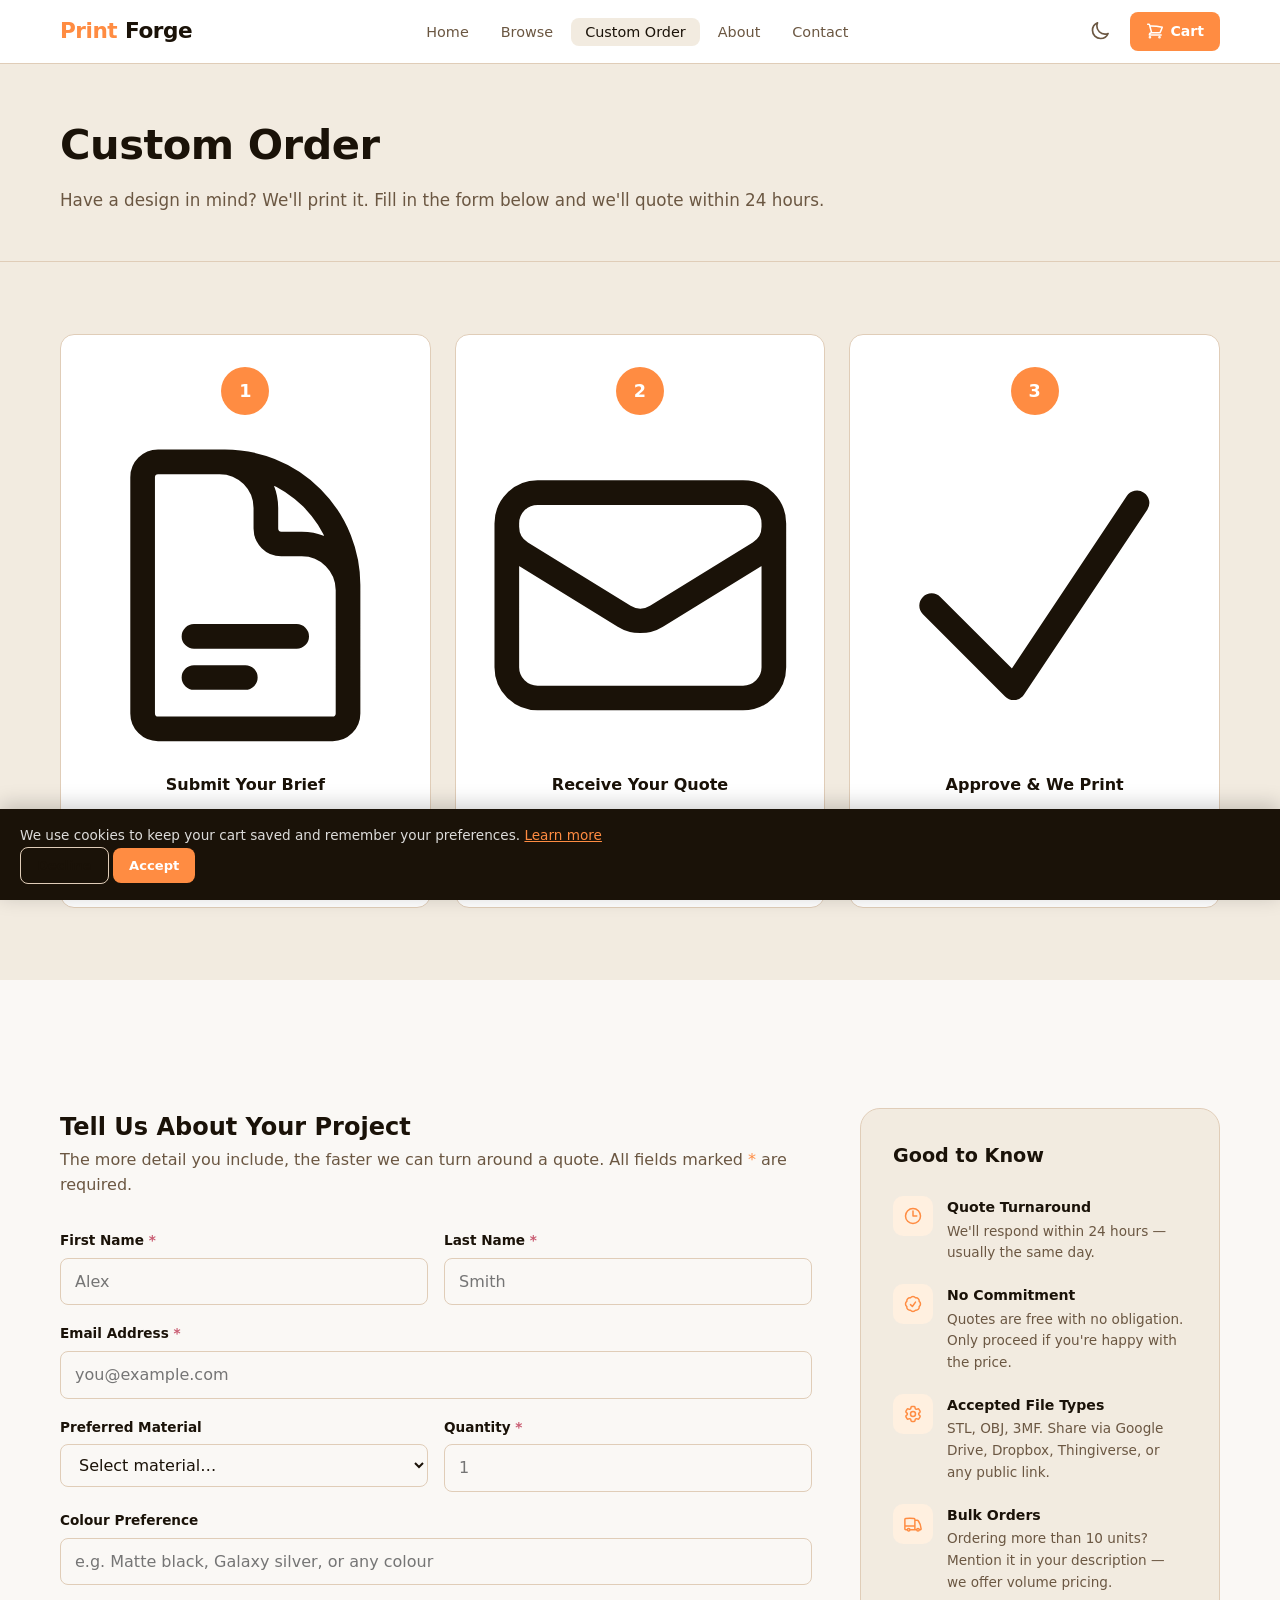
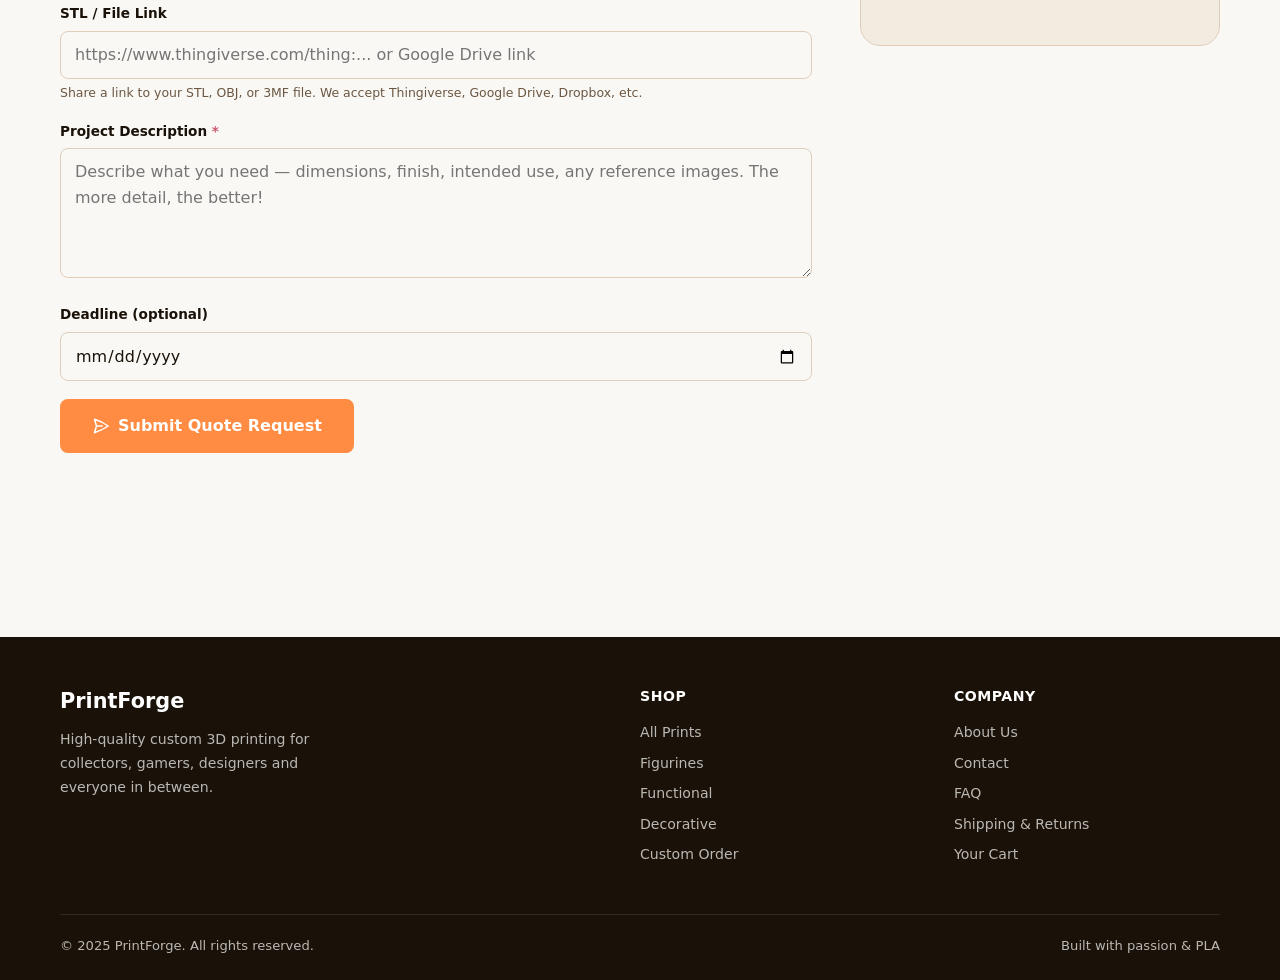
<file: custom-order.html>
<!DOCTYPE html>
<html lang="en">
<head>
  <meta charset="UTF-8">
  <meta name="viewport" content="width=device-width, initial-scale=1.0">
  <title>Custom Order — PrintForge</title>
  <meta name="description" content="Request a custom 3D print from PrintForge. Send us your STL or describe your idea and we'll quote within 24 hours.">
  <link rel="icon" href="images/favicon.svg" type="image/svg+xml">
  <link rel="stylesheet" href="css/style.css">
  <script>if(localStorage.getItem('printforge_theme')==='dark')document.documentElement.setAttribute('data-theme','dark');</script>
</head>
<body>

  <!-- ── Navbar ─────────────────────────────────────────────── -->
  <nav class="navbar">
    <div class="container navbar__inner">
      <a href="index.html" class="navbar__logo">Print<span>Forge</span></a>
      <ul class="navbar__links">
        <li><a href="index.html">Home</a></li>
        <li><a href="browse.html">Browse</a></li>
        <li><a href="custom-order.html" class="active">Custom Order</a></li>
        <li><a href="about.html">About</a></li>
        <li><a href="contact.html">Contact</a></li>
      </ul>
      <div class="navbar__actions">
        <a href="cart.html" class="cart-btn" aria-label="View cart">
          <svg xmlns="http://www.w3.org/2000/svg" fill="none" viewBox="0 0 24 24" stroke-width="2" stroke="currentColor"><path stroke-linecap="round" stroke-linejoin="round" d="M2.25 3h1.386c.51 0 .955.343 1.087.835l.383 1.437M7.5 14.25a3 3 0 0 0-3 3h15.75m-12.75-3h11.218c1.121-2.3 2.1-4.684 2.924-7.138a60.114 60.114 0 0 0-16.536-1.84M7.5 14.25 5.106 5.272M6 20.25a.75.75 0 1 1-1.5 0 .75.75 0 0 1 1.5 0Zm12.75 0a.75.75 0 1 1-1.5 0 .75.75 0 0 1 1.5 0Z"/></svg>
          Cart
          <span id="cart-badge"></span>
        </a>
        <button class="hamburger" id="hamburger" aria-label="Open menu">
          <span></span><span></span><span></span>
        </button>
      </div>
    </div>
  </nav>
  <div class="mobile-nav" id="mobile-nav">
    <a href="index.html">Home</a>
    <a href="browse.html">Browse</a>
    <a href="custom-order.html">Custom Order</a>
    <a href="about.html">About</a>
    <a href="contact.html">Contact</a>
    <a href="cart.html">Cart</a>
  </div>

  <!-- ── Page Hero ───────────────────────────────────────────── -->
  <section class="page-hero">
    <div class="container">
      <h1>Custom Order</h1>
      <p>Have a design in mind? We'll print it. Fill in the form below and we'll quote within 24 hours.</p>
    </div>
  </section>

  <!-- ── How custom orders work ─────────────────────────────── -->
  <section class="section section--alt">
    <div class="container">
      <div class="steps-grid">
        <div class="step-card">
          <div class="step-card__number">1</div>
          <div class="step-card__icon">
            <svg xmlns="http://www.w3.org/2000/svg" fill="none" viewBox="0 0 24 24" stroke-width="1.8" stroke="currentColor"><path stroke-linecap="round" stroke-linejoin="round" d="M19.5 14.25v-2.625a3.375 3.375 0 0 0-3.375-3.375h-1.5A1.125 1.125 0 0 1 13.5 7.125v-1.5a3.375 3.375 0 0 0-3.375-3.375H8.25m0 12.75h7.5m-7.5 3H12M10.5 2.25H5.625c-.621 0-1.125.504-1.125 1.125v17.25c0 .621.504 1.125 1.125 1.125h12.75c.621 0 1.125-.504 1.125-1.125V11.25a9 9 0 0 0-9-9Z"/></svg>
          </div>
          <h3>Submit Your Brief</h3>
          <p>Describe your print or share your STL file link. The more detail you give us, the faster we can quote.</p>
        </div>
        <div class="step-card">
          <div class="step-card__number">2</div>
          <div class="step-card__icon">
            <svg xmlns="http://www.w3.org/2000/svg" fill="none" viewBox="0 0 24 24" stroke-width="1.8" stroke="currentColor"><path stroke-linecap="round" stroke-linejoin="round" d="M21.75 6.75v10.5a2.25 2.25 0 0 1-2.25 2.25h-15a2.25 2.25 0 0 1-2.25-2.25V6.75m19.5 0A2.25 2.25 0 0 0 19.5 4.5h-15a2.25 2.25 0 0 0-2.25 2.25m19.5 0v.243a2.25 2.25 0 0 1-1.07 1.916l-7.5 4.615a2.25 2.25 0 0 1-2.36 0L3.32 8.91a2.25 2.25 0 0 1-1.07-1.916V6.75"/></svg>
          </div>
          <h3>Receive Your Quote</h3>
          <p>We review your request and email back a price and turnaround estimate, usually within a few hours.</p>
        </div>
        <div class="step-card">
          <div class="step-card__number">3</div>
          <div class="step-card__icon">
            <svg xmlns="http://www.w3.org/2000/svg" fill="none" viewBox="0 0 24 24" stroke-width="1.8" stroke="currentColor"><path stroke-linecap="round" stroke-linejoin="round" d="m4.5 12.75 6 6 9-13.5"/></svg>
          </div>
          <h3>Approve &amp; We Print</h3>
          <p>Happy with the quote? Confirm and we get to work. Your custom piece ships as soon as it passes our quality check.</p>
        </div>
      </div>
    </div>
  </section>

  <!-- ── Custom Order Form ───────────────────────────────────── -->
  <section class="section">
    <div class="container">
      <div class="custom-order-layout">

        <div class="contact-form-wrap">
          <h2>Tell Us About Your Project</h2>
          <p>The more detail you include, the faster we can turn around a quote. All fields marked <span style="color:var(--clr-accent);">*</span> are required.</p>

          <form id="custom-order-form" novalidate>
            <div class="form-row">
              <div class="form-group">
                <label for="co-first">First Name <span>*</span></label>
                <input type="text" id="co-first" name="first_name" placeholder="Alex" required>
              </div>
              <div class="form-group">
                <label for="co-last">Last Name <span>*</span></label>
                <input type="text" id="co-last" name="last_name" placeholder="Smith" required>
              </div>
            </div>

            <div class="form-group">
              <label for="co-email">Email Address <span>*</span></label>
              <input type="email" id="co-email" name="from_email" placeholder="you@example.com" required>
            </div>

            <div class="form-row">
              <div class="form-group">
                <label for="co-material">Preferred Material</label>
                <select id="co-material" name="material">
                  <option value="" disabled selected>Select material…</option>
                  <option value="PLA">PLA (standard, great detail)</option>
                  <option value="PLA+">PLA+ (stronger, smoother)</option>
                  <option value="PETG">PETG (heat &amp; UV resistant)</option>
                  <option value="Not sure">Not sure — advise me</option>
                </select>
              </div>
              <div class="form-group">
                <label for="co-qty">Quantity <span>*</span></label>
                <input type="number" id="co-qty" name="quantity" min="1" max="999" placeholder="1" required>
              </div>
            </div>

            <div class="form-group">
              <label for="co-colour">Colour Preference</label>
              <input type="text" id="co-colour" name="colour" placeholder="e.g. Matte black, Galaxy silver, or any colour">
            </div>

            <div class="form-group">
              <label for="co-file">STL / File Link</label>
              <input type="url" id="co-file" name="file_link" placeholder="https://www.thingiverse.com/thing:... or Google Drive link">
              <small style="color:var(--clr-muted);font-size:.78rem;margin-top:4px;display:block;">Share a link to your STL, OBJ, or 3MF file. We accept Thingiverse, Google Drive, Dropbox, etc.</small>
            </div>

            <div class="form-group">
              <label for="co-desc">Project Description <span>*</span></label>
              <textarea id="co-desc" name="description" placeholder="Describe what you need — dimensions, finish, intended use, any reference images. The more detail, the better!" required></textarea>
            </div>

            <div class="form-group">
              <label for="co-deadline">Deadline (optional)</label>
              <input type="date" id="co-deadline" name="deadline">
            </div>

            <button type="submit" class="btn btn--primary btn--lg" id="co-submit-btn">
              <svg xmlns="http://www.w3.org/2000/svg" fill="none" viewBox="0 0 24 24" stroke-width="2" stroke="currentColor" style="width:18px;height:18px"><path stroke-linecap="round" stroke-linejoin="round" d="M6 12 3.269 3.125A59.769 59.769 0 0 1 21.485 12 59.768 59.768 0 0 1 3.27 20.875L5.999 12Zm0 0h7.5"/></svg>
              Submit Quote Request
            </button>
            <div class="form-status" id="co-form-status"></div>
          </form>
        </div>

        <aside class="contact-info">
          <h2>Good to Know</h2>

          <div class="contact-item">
            <div class="contact-item__icon">
              <svg xmlns="http://www.w3.org/2000/svg" fill="none" viewBox="0 0 24 24" stroke-width="1.8" stroke="currentColor"><path stroke-linecap="round" stroke-linejoin="round" d="M12 6v6h4.5m4.5 0a9 9 0 1 1-18 0 9 9 0 0 1 18 0Z"/></svg>
            </div>
            <div class="contact-item__text">
              <h4>Quote Turnaround</h4>
              <p>We'll respond within 24 hours — usually the same day.</p>
            </div>
          </div>

          <div class="contact-item">
            <div class="contact-item__icon">
              <svg xmlns="http://www.w3.org/2000/svg" fill="none" viewBox="0 0 24 24" stroke-width="1.8" stroke="currentColor"><path stroke-linecap="round" stroke-linejoin="round" d="M9 12.75 11.25 15 15 9.75M21 12c0 1.268-.63 2.39-1.593 3.068a3.745 3.745 0 0 1-1.043 3.296 3.745 3.745 0 0 1-3.296 1.043A3.745 3.745 0 0 1 12 21c-1.268 0-2.39-.63-3.068-1.593a3.746 3.746 0 0 1-3.296-1.043 3.745 3.745 0 0 1-1.043-3.296A3.745 3.745 0 0 1 3 12c0-1.268.63-2.39 1.593-3.068a3.745 3.745 0 0 1 1.043-3.296 3.746 3.746 0 0 1 3.296-1.043A3.746 3.746 0 0 1 12 3c1.268 0 2.39.63 3.068 1.593a3.746 3.746 0 0 1 3.296 1.043 3.746 3.746 0 0 1 1.043 3.296A3.745 3.745 0 0 1 21 12Z"/></svg>
            </div>
            <div class="contact-item__text">
              <h4>No Commitment</h4>
              <p>Quotes are free with no obligation. Only proceed if you're happy with the price.</p>
            </div>
          </div>

          <div class="contact-item">
            <div class="contact-item__icon">
              <svg xmlns="http://www.w3.org/2000/svg" fill="none" viewBox="0 0 24 24" stroke-width="1.8" stroke="currentColor"><path stroke-linecap="round" stroke-linejoin="round" d="M9.594 3.94c.09-.542.56-.94 1.11-.94h2.593c.55 0 1.02.398 1.11.94l.213 1.281c.063.374.313.686.645.87.074.04.147.083.22.127.325.196.72.257 1.075.124l1.217-.456a1.125 1.125 0 0 1 1.37.49l1.296 2.247a1.125 1.125 0 0 1-.26 1.431l-1.003.827c-.293.241-.438.613-.43.992a7.723 7.723 0 0 1 0 .255c-.008.378.137.75.43.991l1.004.827c.424.35.534.955.26 1.43l-1.298 2.247a1.125 1.125 0 0 1-1.369.491l-1.217-.456c-.355-.133-.75-.072-1.076.124a6.47 6.47 0 0 1-.22.128c-.331.183-.581.495-.644.869l-.213 1.281c-.09.543-.56.94-1.11.94h-2.594c-.55 0-1.019-.398-1.11-.94l-.213-1.281c-.062-.374-.312-.686-.644-.87a6.52 6.52 0 0 1-.22-.127c-.325-.196-.72-.257-1.076-.124l-1.217.456a1.125 1.125 0 0 1-1.369-.49l-1.297-2.247a1.125 1.125 0 0 1 .26-1.431l1.004-.827c.292-.24.437-.613.43-.991a6.932 6.932 0 0 1 0-.255c.007-.38-.138-.751-.43-.992l-1.004-.827a1.125 1.125 0 0 1-.26-1.43l1.297-2.247a1.125 1.125 0 0 1 1.37-.491l1.216.456c.356.133.751.072 1.076-.124.072-.044.146-.086.22-.128.332-.183.582-.495.644-.869l.214-1.28Z"/><path stroke-linecap="round" stroke-linejoin="round" d="M15 12a3 3 0 1 1-6 0 3 3 0 0 1 6 0Z"/></svg>
            </div>
            <div class="contact-item__text">
              <h4>Accepted File Types</h4>
              <p>STL, OBJ, 3MF. Share via Google Drive, Dropbox, Thingiverse, or any public link.</p>
            </div>
          </div>

          <div class="contact-item">
            <div class="contact-item__icon">
              <svg xmlns="http://www.w3.org/2000/svg" fill="none" viewBox="0 0 24 24" stroke-width="1.8" stroke="currentColor"><path stroke-linecap="round" stroke-linejoin="round" d="M8.25 18.75a1.5 1.5 0 0 1-3 0m3 0a1.5 1.5 0 0 0-3 0m3 0h6m-9 0H3.375a1.125 1.125 0 0 1-1.125-1.125V14.25m17.25 4.5a1.5 1.5 0 0 1-3 0m3 0a1.5 1.5 0 0 0-3 0m3 0h1.125c.621 0 1.129-.504 1.09-1.124a17.902 17.902 0 0 0-3.213-9.193 2.056 2.056 0 0 0-1.58-.86H14.25M16.5 18.75h-2.25m0-11.177v-.958c0-.568-.422-1.048-.987-1.106a48.554 48.554 0 0 0-10.026 0 1.106 1.106 0 0 0-.987 1.106v7.635m12-6.677v6.677m0 4.5v-4.5m0 0h-12"/></svg>
            </div>
            <div class="contact-item__text">
              <h4>Bulk Orders</h4>
              <p>Ordering more than 10 units? Mention it in your description — we offer volume pricing.</p>
            </div>
          </div>
        </aside>

      </div>
    </div>
  </section>

  <!-- ── Footer ─────────────────────────────────────────────── -->
  <footer class="footer" style="margin-top:56px;">
    <div class="container">
      <div class="footer__grid">
        <div class="footer__brand">
          <div class="footer__logo">PrintForge</div>
          <p>High-quality custom 3D printing for collectors, gamers, designers and everyone in between.</p>
          <div class="social-links">
            <a href="#" aria-label="Instagram"><svg xmlns="http://www.w3.org/2000/svg" viewBox="0 0 24 24" fill="currentColor"><path d="M12 2.163c3.204 0 3.584.012 4.85.07 3.252.148 4.771 1.691 4.919 4.919.058 1.265.069 1.645.069 4.849 0 3.205-.012 3.584-.069 4.849-.149 3.225-1.664 4.771-4.919 4.919-1.266.058-1.644.07-4.85.07-3.204 0-3.584-.012-4.849-.07-3.26-.149-4.771-1.699-4.919-4.92-.058-1.265-.07-1.644-.07-4.849 0-3.204.013-3.583.07-4.849.149-3.227 1.664-4.771 4.919-4.919 1.266-.057 1.645-.069 4.849-.069zM12 0C8.741 0 8.333.014 7.053.072 2.695.272.273 2.69.073 7.052.014 8.333 0 8.741 0 12c0 3.259.014 3.668.072 4.948.2 4.358 2.618 6.78 6.98 6.98C8.333 23.986 8.741 24 12 24c3.259 0 3.668-.014 4.948-.072 4.354-.2 6.782-2.618 6.979-6.98.059-1.28.073-1.689.073-4.948 0-3.259-.014-3.667-.072-4.947-.196-4.354-2.617-6.78-6.979-6.98C15.668.014 15.259 0 12 0zm0 5.838a6.162 6.162 0 1 0 0 12.324 6.162 6.162 0 0 0 0-12.324zM12 16a4 4 0 1 1 0-8 4 4 0 0 1 0 8zm6.406-11.845a1.44 1.44 0 1 0 0 2.881 1.44 1.44 0 0 0 0-2.881z"/></svg></a>
            <a href="#" aria-label="TikTok"><svg xmlns="http://www.w3.org/2000/svg" viewBox="0 0 24 24" fill="currentColor"><path d="M12.525.02c1.31-.02 2.61-.01 3.91-.02.08 1.53.63 3.09 1.75 4.17 1.12 1.11 2.7 1.62 4.24 1.79v4.03c-1.44-.05-2.89-.35-4.2-.97-.57-.26-1.1-.59-1.62-.93-.01 2.92.01 5.84-.02 8.75-.08 1.4-.54 2.79-1.35 3.94-1.31 1.92-3.58 3.17-5.91 3.21-1.43.08-2.86-.31-4.08-1.03-2.02-1.19-3.44-3.37-3.65-5.71-.02-.5-.03-1-.01-1.49.18-1.9 1.12-3.72 2.58-4.96 1.66-1.44 3.98-2.13 6.15-1.72.02 1.48-.04 2.96-.04 4.44-.99-.32-2.15-.23-3.02.37-.63.41-1.11 1.04-1.36 1.75-.21.51-.15 1.07-.14 1.61.24 1.64 1.82 3.02 3.5 2.87 1.12-.01 2.19-.66 2.77-1.61.19-.33.4-.67.41-1.06.1-1.79.06-3.57.07-5.36.01-4.03-.01-8.05.02-12.07z"/></svg></a>
            <a href="#" aria-label="Pinterest"><svg xmlns="http://www.w3.org/2000/svg" viewBox="0 0 24 24" fill="currentColor"><path d="M12 0C5.373 0 0 5.373 0 12c0 5.084 3.163 9.426 7.627 11.174-.105-.949-.2-2.405.042-3.441.218-.937 1.407-5.965 1.407-5.965s-.359-.719-.359-1.782c0-1.668.967-2.914 2.171-2.914 1.023 0 1.518.769 1.518 1.69 0 1.029-.655 2.568-.994 3.995-.283 1.194.599 2.169 1.777 2.169 2.133 0 3.772-2.249 3.772-5.495 0-2.873-2.064-4.882-5.012-4.882-3.414 0-5.418 2.561-5.418 5.207 0 1.031.397 2.138.893 2.738a.36.36 0 0 1 .083.345l-.333 1.36c-.053.22-.174.267-.402.161-1.499-.698-2.436-2.889-2.436-4.649 0-3.785 2.75-7.262 7.929-7.262 4.163 0 7.398 2.967 7.398 6.931 0 4.136-2.607 7.464-6.227 7.464-1.216 0-2.359-.632-2.75-1.378l-.748 2.853c-.271 1.043-1.002 2.35-1.492 3.146C9.57 23.812 10.763 24 12 24c6.627 0 12-5.373 12-12S18.627 0 12 0z"/></svg></a>
          </div>
        </div>
        <div class="footer__col">
          <h4>Shop</h4>
          <a href="browse.html">All Prints</a>
          <a href="browse.html?category=Figurines">Figurines</a>
          <a href="browse.html?category=Functional">Functional</a>
          <a href="browse.html?category=Decorative">Decorative</a>
          <a href="custom-order.html">Custom Order</a>
        </div>
        <div class="footer__col">
          <h4>Company</h4>
          <a href="about.html">About Us</a>
          <a href="contact.html">Contact</a>
          <a href="faq.html">FAQ</a>
          <a href="shipping.html">Shipping &amp; Returns</a>
          <a href="cart.html">Your Cart</a>
        </div>
      </div>
      <div class="footer__bottom">
        <span>&copy; 2025 PrintForge. All rights reserved.</span>
        <span>Built with passion &amp; PLA</span>
      </div>
    </div>
  </footer>

  <div id="toast"></div>
  <script src="js/data.js"></script>
  <script src="js/cart-store.js"></script>
  <script src="js/theme.js"></script>
  <script src="js/cookie-banner.js"></script>
  <script>
  document.addEventListener('DOMContentLoaded', () => {
    Cart.init();
    const btn = document.getElementById('hamburger');
    const nav = document.getElementById('mobile-nav');
    if (btn && nav) btn.addEventListener('click', () => nav.classList.toggle('open'));

    document.getElementById('custom-order-form').addEventListener('submit', function(e) {
      e.preventDefault();
      const status = document.getElementById('co-form-status');
      const submitBtn = document.getElementById('co-submit-btn');

      // Basic validation
      const email = document.getElementById('co-email').value.trim();
      if (!email || !/^[^\s@]+@[^\s@]+\.[^\s@]+$/.test(email)) {
        status.className = 'form-status error';
        status.textContent = 'Please enter a valid email address.';
        return;
      }

      submitBtn.disabled = true;
      submitBtn.textContent = 'Sending…';

      // Simulate sending
      setTimeout(() => {
        status.className = 'form-status success';
        status.textContent = "Request sent! We'll review your project and get back to you within 24 hours.";
        submitBtn.disabled = false;
        submitBtn.innerHTML = `<svg xmlns="http://www.w3.org/2000/svg" fill="none" viewBox="0 0 24 24" stroke-width="2" stroke="currentColor" style="width:18px;height:18px"><path stroke-linecap="round" stroke-linejoin="round" d="M6 12 3.269 3.125A59.769 59.769 0 0 1 21.485 12 59.768 59.768 0 0 1 3.27 20.875L5.999 12Zm0 0h7.5"/></svg> Submit Quote Request`;
        this.reset();
      }, 1200);
    });
  });
  </script>
</body>
</html>
</file>
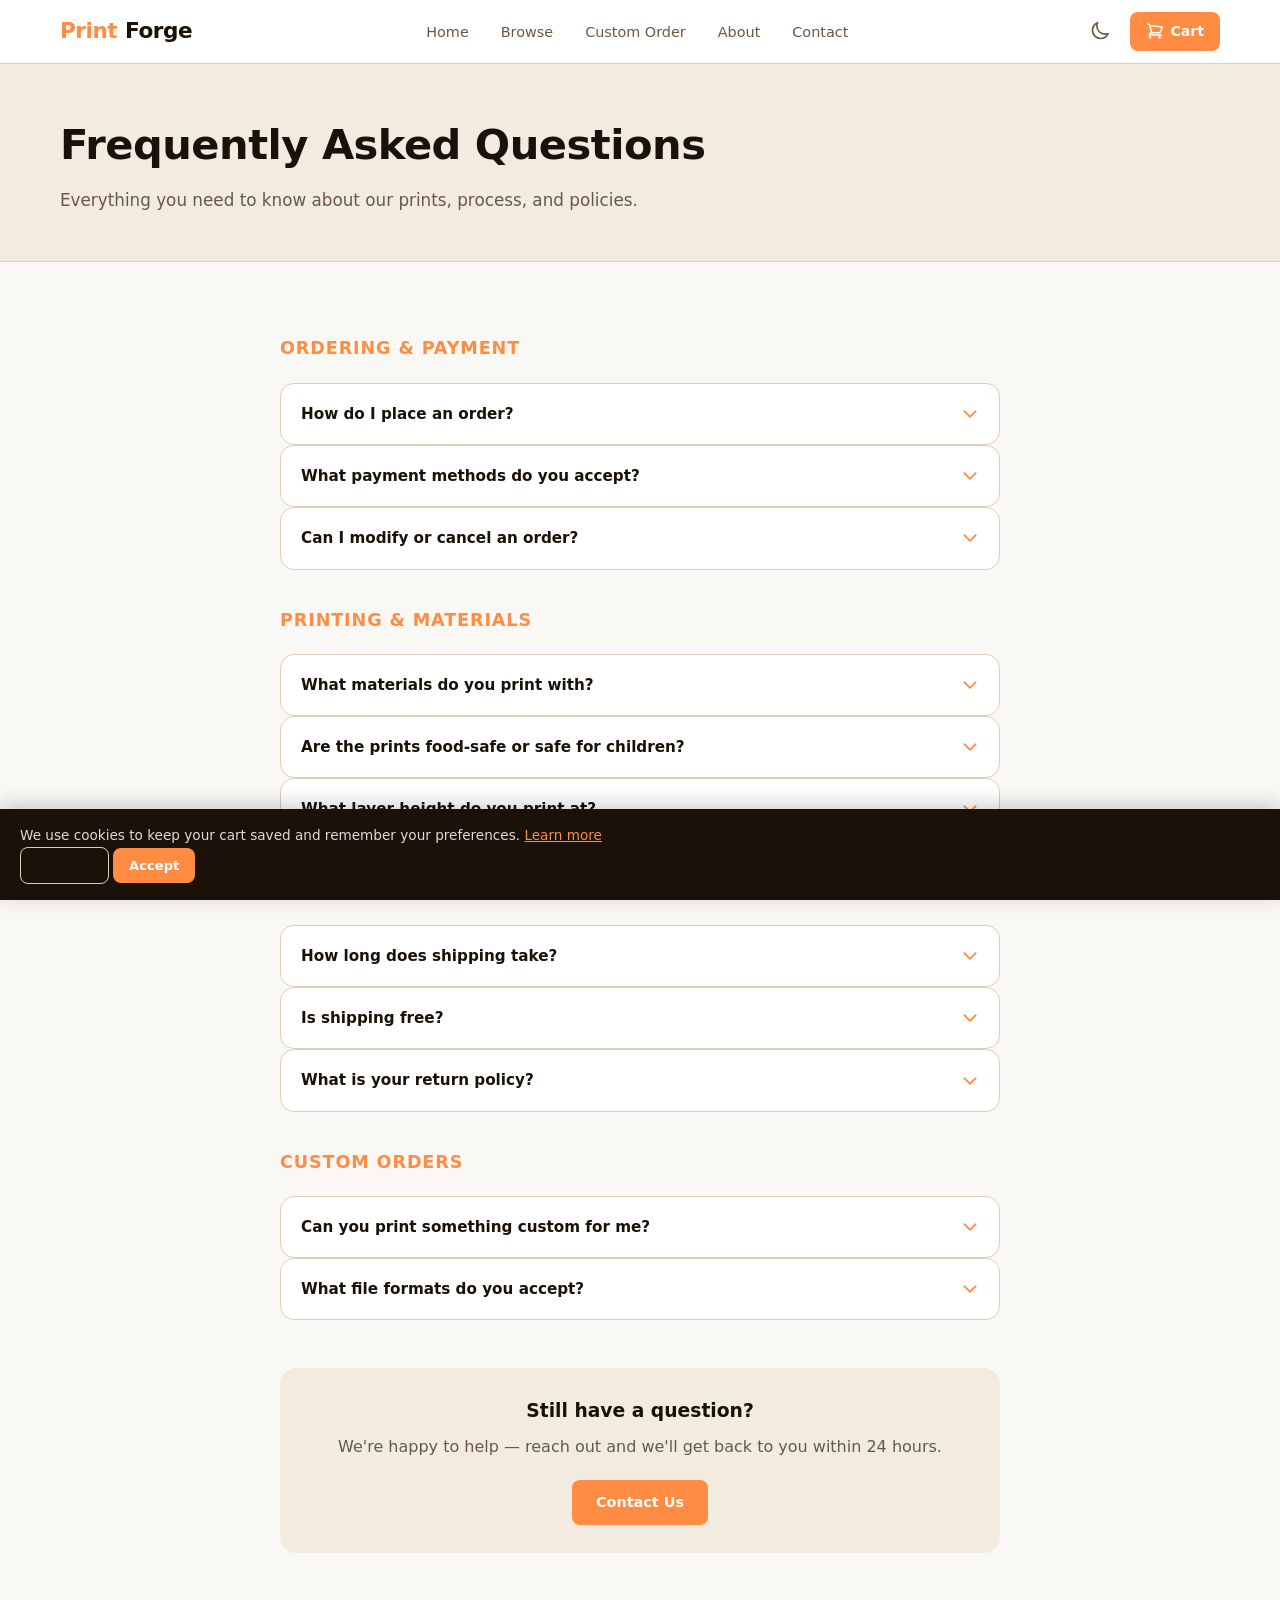
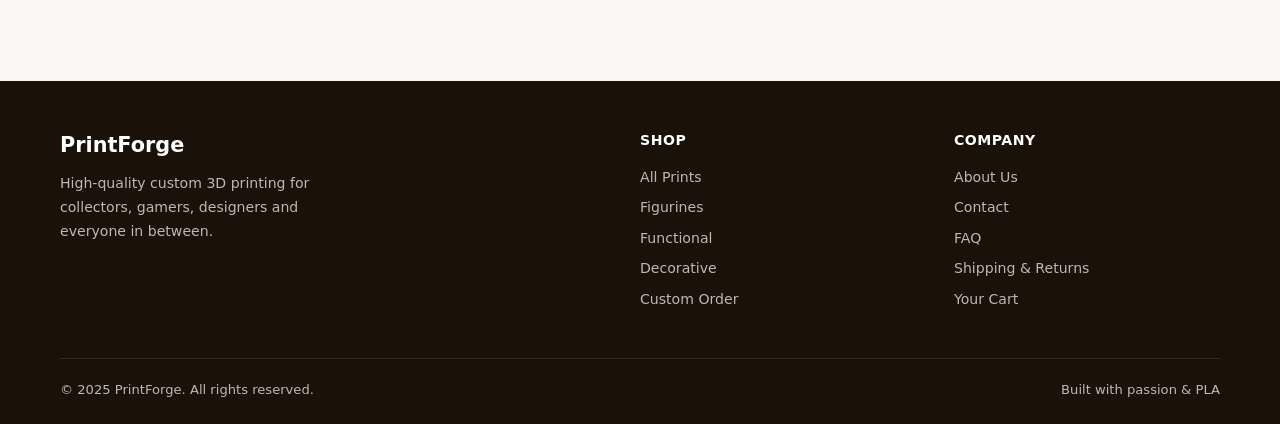
<file: faq.html>
<!DOCTYPE html>
<html lang="en">
<head>
  <meta charset="UTF-8">
  <meta name="viewport" content="width=device-width, initial-scale=1.0">
  <title>FAQ — PrintForge</title>
  <meta name="description" content="Frequently asked questions about PrintForge 3D printing services, materials, shipping, and custom orders.">
  <link rel="icon" href="images/favicon.svg" type="image/svg+xml">
  <link rel="stylesheet" href="css/style.css">
  <script>if(localStorage.getItem('printforge_theme')==='dark')document.documentElement.setAttribute('data-theme','dark');</script>
</head>
<body>

  <!-- ── Navbar ─────────────────────────────────────────────── -->
  <nav class="navbar">
    <div class="container navbar__inner">
      <a href="index.html" class="navbar__logo">Print<span>Forge</span></a>
      <ul class="navbar__links">
        <li><a href="index.html">Home</a></li>
        <li><a href="browse.html">Browse</a></li>
        <li><a href="custom-order.html">Custom Order</a></li>
        <li><a href="about.html">About</a></li>
        <li><a href="contact.html">Contact</a></li>
      </ul>
      <div class="navbar__actions">
        <a href="cart.html" class="cart-btn" aria-label="View cart">
          <svg xmlns="http://www.w3.org/2000/svg" fill="none" viewBox="0 0 24 24" stroke-width="2" stroke="currentColor"><path stroke-linecap="round" stroke-linejoin="round" d="M2.25 3h1.386c.51 0 .955.343 1.087.835l.383 1.437M7.5 14.25a3 3 0 0 0-3 3h15.75m-12.75-3h11.218c1.121-2.3 2.1-4.684 2.924-7.138a60.114 60.114 0 0 0-16.536-1.84M7.5 14.25 5.106 5.272M6 20.25a.75.75 0 1 1-1.5 0 .75.75 0 0 1 1.5 0Zm12.75 0a.75.75 0 1 1-1.5 0 .75.75 0 0 1 1.5 0Z"/></svg>
          Cart
          <span id="cart-badge"></span>
        </a>
        <button class="hamburger" id="hamburger" aria-label="Open menu">
          <span></span><span></span><span></span>
        </button>
      </div>
    </div>
  </nav>
  <div class="mobile-nav" id="mobile-nav">
    <a href="index.html">Home</a>
    <a href="browse.html">Browse</a>
    <a href="custom-order.html">Custom Order</a>
    <a href="about.html">About</a>
    <a href="contact.html">Contact</a>
    <a href="cart.html">Cart</a>
  </div>

  <!-- ── Page Hero ───────────────────────────────────────────── -->
  <section class="page-hero">
    <div class="container">
      <h1>Frequently Asked Questions</h1>
      <p>Everything you need to know about our prints, process, and policies.</p>
    </div>
  </section>

  <!-- ── FAQ Content ─────────────────────────────────────────── -->
  <section class="section">
    <div class="container" style="max-width:760px;">

      <h2 style="font-size:1.1rem;font-weight:700;color:var(--clr-accent);text-transform:uppercase;letter-spacing:.05em;margin-bottom:20px;">Ordering &amp; Payment</h2>

      <div class="faq-item">
        <button class="faq-question" aria-expanded="false">
          How do I place an order?
          <svg class="faq-chevron" xmlns="http://www.w3.org/2000/svg" fill="none" viewBox="0 0 24 24" stroke-width="2.5" stroke="currentColor"><path stroke-linecap="round" stroke-linejoin="round" d="m19.5 8.25-7.5 7.5-7.5-7.5"/></svg>
        </button>
        <div class="faq-answer">
          <p>Browse our catalogue, click on any product you like, choose your quantity, and click "Add to Cart". When you're ready, head to the cart and click "Place Order" — this sends your order details to us via our contact form. We'll confirm and follow up with payment instructions within 24 hours.</p>
        </div>
      </div>

      <div class="faq-item">
        <button class="faq-question" aria-expanded="false">
          What payment methods do you accept?
          <svg class="faq-chevron" xmlns="http://www.w3.org/2000/svg" fill="none" viewBox="0 0 24 24" stroke-width="2.5" stroke="currentColor"><path stroke-linecap="round" stroke-linejoin="round" d="m19.5 8.25-7.5 7.5-7.5-7.5"/></svg>
        </button>
        <div class="faq-answer">
          <p>We accept bank transfer, PayPal, and major credit/debit cards. Payment details are sent after we confirm your order. We never store card information on our end.</p>
        </div>
      </div>

      <div class="faq-item">
        <button class="faq-question" aria-expanded="false">
          Can I modify or cancel an order?
          <svg class="faq-chevron" xmlns="http://www.w3.org/2000/svg" fill="none" viewBox="0 0 24 24" stroke-width="2.5" stroke="currentColor"><path stroke-linecap="round" stroke-linejoin="round" d="m19.5 8.25-7.5 7.5-7.5-7.5"/></svg>
        </button>
        <div class="faq-answer">
          <p>Yes — as long as printing hasn't started. Contact us as soon as possible via email or the contact form and we'll do our best to accommodate changes. Once a print is underway, modifications may incur additional charges.</p>
        </div>
      </div>

      <h2 style="font-size:1.1rem;font-weight:700;color:var(--clr-accent);text-transform:uppercase;letter-spacing:.05em;margin:36px 0 20px;">Printing &amp; Materials</h2>

      <div class="faq-item">
        <button class="faq-question" aria-expanded="false">
          What materials do you print with?
          <svg class="faq-chevron" xmlns="http://www.w3.org/2000/svg" fill="none" viewBox="0 0 24 24" stroke-width="2.5" stroke="currentColor"><path stroke-linecap="round" stroke-linejoin="round" d="m19.5 8.25-7.5 7.5-7.5-7.5"/></svg>
        </button>
        <div class="faq-answer">
          <p>We primarily use PLA, PLA+, and PETG. PLA is great for detailed figurines and display pieces. PLA+ offers extra strength and a slightly smoother finish. PETG is heat-resistant and UV-stable — ideal for functional or outdoor items. Each product listing specifies the material used.</p>
        </div>
      </div>

      <div class="faq-item">
        <button class="faq-question" aria-expanded="false">
          Are the prints food-safe or safe for children?
          <svg class="faq-chevron" xmlns="http://www.w3.org/2000/svg" fill="none" viewBox="0 0 24 24" stroke-width="2.5" stroke="currentColor"><path stroke-linecap="round" stroke-linejoin="round" d="m19.5 8.25-7.5 7.5-7.5-7.5"/></svg>
        </button>
        <div class="faq-answer">
          <p>Our standard filaments are non-toxic, but FDM prints have small layer lines and pores that can harbour bacteria — we do not certify them as food-safe. Articulated toys and decorative items are safe for older children (8+) with adult supervision, but are not designed for young children who may chew on small parts.</p>
        </div>
      </div>

      <div class="faq-item">
        <button class="faq-question" aria-expanded="false">
          What layer height do you print at?
          <svg class="faq-chevron" xmlns="http://www.w3.org/2000/svg" fill="none" viewBox="0 0 24 24" stroke-width="2.5" stroke="currentColor"><path stroke-linecap="round" stroke-linejoin="round" d="m19.5 8.25-7.5 7.5-7.5-7.5"/></svg>
        </button>
        <div class="faq-answer">
          <p>Layer height varies by product. Detail items (figurines, decorative pieces) are printed at 0.1–0.15 mm for the sharpest results. Functional parts are often printed at 0.2 mm for a balance of speed and strength. The exact layer height is listed in each product's specifications.</p>
        </div>
      </div>

      <h2 style="font-size:1.1rem;font-weight:700;color:var(--clr-accent);text-transform:uppercase;letter-spacing:.05em;margin:36px 0 20px;">Shipping &amp; Returns</h2>

      <div class="faq-item">
        <button class="faq-question" aria-expanded="false">
          How long does shipping take?
          <svg class="faq-chevron" xmlns="http://www.w3.org/2000/svg" fill="none" viewBox="0 0 24 24" stroke-width="2.5" stroke="currentColor"><path stroke-linecap="round" stroke-linejoin="round" d="m19.5 8.25-7.5 7.5-7.5-7.5"/></svg>
        </button>
        <div class="faq-answer">
          <p>Most items are printed and dispatched within 3–5 business days. Delivery time depends on your location. Domestic orders typically arrive within 2–4 days after dispatch. International shipping can take 7–14 days. You'll receive a tracking number once your order ships.</p>
        </div>
      </div>

      <div class="faq-item">
        <button class="faq-question" aria-expanded="false">
          Is shipping free?
          <svg class="faq-chevron" xmlns="http://www.w3.org/2000/svg" fill="none" viewBox="0 0 24 24" stroke-width="2.5" stroke="currentColor"><path stroke-linecap="round" stroke-linejoin="round" d="m19.5 8.25-7.5 7.5-7.5-7.5"/></svg>
        </button>
        <div class="faq-answer">
          <p>Yes — orders over $50 qualify for free standard shipping. Orders under $50 have a flat shipping fee of $5.99. See our <a href="shipping.html">Shipping &amp; Returns page</a> for full details.</p>
        </div>
      </div>

      <div class="faq-item">
        <button class="faq-question" aria-expanded="false">
          What is your return policy?
          <svg class="faq-chevron" xmlns="http://www.w3.org/2000/svg" fill="none" viewBox="0 0 24 24" stroke-width="2.5" stroke="currentColor"><path stroke-linecap="round" stroke-linejoin="round" d="m19.5 8.25-7.5 7.5-7.5-7.5"/></svg>
        </button>
        <div class="faq-answer">
          <p>We offer free returns within 14 days of delivery if the item is defective or not as described. If you simply change your mind, we'll reprint it in a different colour or offer store credit. Contact us first before returning anything — we'll sort it out. Full details on our <a href="shipping.html">Shipping &amp; Returns page</a>.</p>
        </div>
      </div>

      <h2 style="font-size:1.1rem;font-weight:700;color:var(--clr-accent);text-transform:uppercase;letter-spacing:.05em;margin:36px 0 20px;">Custom Orders</h2>

      <div class="faq-item">
        <button class="faq-question" aria-expanded="false">
          Can you print something custom for me?
          <svg class="faq-chevron" xmlns="http://www.w3.org/2000/svg" fill="none" viewBox="0 0 24 24" stroke-width="2.5" stroke="currentColor"><path stroke-linecap="round" stroke-linejoin="round" d="m19.5 8.25-7.5 7.5-7.5-7.5"/></svg>
        </button>
        <div class="faq-answer">
          <p>Absolutely — custom orders are our favourite! You can either send us an STL file or describe what you need via our <a href="custom-order.html">Custom Order form</a>. We'll respond with a quote within 24 hours.</p>
        </div>
      </div>

      <div class="faq-item">
        <button class="faq-question" aria-expanded="false">
          What file formats do you accept?
          <svg class="faq-chevron" xmlns="http://www.w3.org/2000/svg" fill="none" viewBox="0 0 24 24" stroke-width="2.5" stroke="currentColor"><path stroke-linecap="round" stroke-linejoin="round" d="m19.5 8.25-7.5 7.5-7.5-7.5"/></svg>
        </button>
        <div class="faq-answer">
          <p>We accept STL, OBJ, and 3MF files. STL is the most common format exported by Tinkercad, Blender, Fusion 360, and most other 3D design tools. If you're unsure, send us what you have and we'll let you know.</p>
        </div>
      </div>

      <!-- Still have questions? -->
      <div style="margin-top:48px;padding:28px;background:var(--clr-bg-alt);border-radius:16px;text-align:center;">
        <h3 style="margin-bottom:8px;">Still have a question?</h3>
        <p style="color:var(--clr-muted);margin-bottom:20px;">We're happy to help — reach out and we'll get back to you within 24 hours.</p>
        <a href="contact.html" class="btn btn--primary">Contact Us</a>
      </div>

    </div>
  </section>

  <!-- ── Footer ─────────────────────────────────────────────── -->
  <footer class="footer" style="margin-top:56px;">
    <div class="container">
      <div class="footer__grid">
        <div class="footer__brand">
          <div class="footer__logo">PrintForge</div>
          <p>High-quality custom 3D printing for collectors, gamers, designers and everyone in between.</p>
          <div class="social-links">
            <a href="#" aria-label="Instagram"><svg xmlns="http://www.w3.org/2000/svg" viewBox="0 0 24 24" fill="currentColor"><path d="M12 2.163c3.204 0 3.584.012 4.85.07 3.252.148 4.771 1.691 4.919 4.919.058 1.265.069 1.645.069 4.849 0 3.205-.012 3.584-.069 4.849-.149 3.225-1.664 4.771-4.919 4.919-1.266.058-1.644.07-4.85.07-3.204 0-3.584-.012-4.849-.07-3.26-.149-4.771-1.699-4.919-4.92-.058-1.265-.07-1.644-.07-4.849 0-3.204.013-3.583.07-4.849.149-3.227 1.664-4.771 4.919-4.919 1.266-.057 1.645-.069 4.849-.069zM12 0C8.741 0 8.333.014 7.053.072 2.695.272.273 2.69.073 7.052.014 8.333 0 8.741 0 12c0 3.259.014 3.668.072 4.948.2 4.358 2.618 6.78 6.98 6.98C8.333 23.986 8.741 24 12 24c3.259 0 3.668-.014 4.948-.072 4.354-.2 6.782-2.618 6.979-6.98.059-1.28.073-1.689.073-4.948 0-3.259-.014-3.667-.072-4.947-.196-4.354-2.617-6.78-6.979-6.98C15.668.014 15.259 0 12 0zm0 5.838a6.162 6.162 0 1 0 0 12.324 6.162 6.162 0 0 0 0-12.324zM12 16a4 4 0 1 1 0-8 4 4 0 0 1 0 8zm6.406-11.845a1.44 1.44 0 1 0 0 2.881 1.44 1.44 0 0 0 0-2.881z"/></svg></a>
            <a href="#" aria-label="TikTok"><svg xmlns="http://www.w3.org/2000/svg" viewBox="0 0 24 24" fill="currentColor"><path d="M12.525.02c1.31-.02 2.61-.01 3.91-.02.08 1.53.63 3.09 1.75 4.17 1.12 1.11 2.7 1.62 4.24 1.79v4.03c-1.44-.05-2.89-.35-4.2-.97-.57-.26-1.1-.59-1.62-.93-.01 2.92.01 5.84-.02 8.75-.08 1.4-.54 2.79-1.35 3.94-1.31 1.92-3.58 3.17-5.91 3.21-1.43.08-2.86-.31-4.08-1.03-2.02-1.19-3.44-3.37-3.65-5.71-.02-.5-.03-1-.01-1.49.18-1.9 1.12-3.72 2.58-4.96 1.66-1.44 3.98-2.13 6.15-1.72.02 1.48-.04 2.96-.04 4.44-.99-.32-2.15-.23-3.02.37-.63.41-1.11 1.04-1.36 1.75-.21.51-.15 1.07-.14 1.61.24 1.64 1.82 3.02 3.5 2.87 1.12-.01 2.19-.66 2.77-1.61.19-.33.4-.67.41-1.06.1-1.79.06-3.57.07-5.36.01-4.03-.01-8.05.02-12.07z"/></svg></a>
            <a href="#" aria-label="Pinterest"><svg xmlns="http://www.w3.org/2000/svg" viewBox="0 0 24 24" fill="currentColor"><path d="M12 0C5.373 0 0 5.373 0 12c0 5.084 3.163 9.426 7.627 11.174-.105-.949-.2-2.405.042-3.441.218-.937 1.407-5.965 1.407-5.965s-.359-.719-.359-1.782c0-1.668.967-2.914 2.171-2.914 1.023 0 1.518.769 1.518 1.69 0 1.029-.655 2.568-.994 3.995-.283 1.194.599 2.169 1.777 2.169 2.133 0 3.772-2.249 3.772-5.495 0-2.873-2.064-4.882-5.012-4.882-3.414 0-5.418 2.561-5.418 5.207 0 1.031.397 2.138.893 2.738a.36.36 0 0 1 .083.345l-.333 1.36c-.053.22-.174.267-.402.161-1.499-.698-2.436-2.889-2.436-4.649 0-3.785 2.75-7.262 7.929-7.262 4.163 0 7.398 2.967 7.398 6.931 0 4.136-2.607 7.464-6.227 7.464-1.216 0-2.359-.632-2.75-1.378l-.748 2.853c-.271 1.043-1.002 2.35-1.492 3.146C9.57 23.812 10.763 24 12 24c6.627 0 12-5.373 12-12S18.627 0 12 0z"/></svg></a>
          </div>
        </div>
        <div class="footer__col">
          <h4>Shop</h4>
          <a href="browse.html">All Prints</a>
          <a href="browse.html?category=Figurines">Figurines</a>
          <a href="browse.html?category=Functional">Functional</a>
          <a href="browse.html?category=Decorative">Decorative</a>
          <a href="custom-order.html">Custom Order</a>
        </div>
        <div class="footer__col">
          <h4>Company</h4>
          <a href="about.html">About Us</a>
          <a href="contact.html">Contact</a>
          <a href="faq.html">FAQ</a>
          <a href="shipping.html">Shipping &amp; Returns</a>
          <a href="cart.html">Your Cart</a>
        </div>
      </div>
      <div class="footer__bottom">
        <span>&copy; 2025 PrintForge. All rights reserved.</span>
        <span>Built with passion &amp; PLA</span>
      </div>
    </div>
  </footer>

  <div id="toast"></div>
  <script src="js/data.js"></script>
  <script src="js/cart-store.js"></script>
  <script src="js/theme.js"></script>
  <script src="js/cookie-banner.js"></script>
  <script>
  document.addEventListener('DOMContentLoaded', () => {
    Cart.init();
    const btn = document.getElementById('hamburger');
    const nav = document.getElementById('mobile-nav');
    if (btn && nav) btn.addEventListener('click', () => nav.classList.toggle('open'));

    // FAQ accordion
    document.querySelectorAll('.faq-question').forEach(q => {
      q.addEventListener('click', () => {
        const item = q.closest('.faq-item');
        const isOpen = item.classList.contains('open');
        document.querySelectorAll('.faq-item.open').forEach(el => el.classList.remove('open'));
        q.setAttribute('aria-expanded', 'false');
        if (!isOpen) {
          item.classList.add('open');
          q.setAttribute('aria-expanded', 'true');
        }
      });
    });
  });
  </script>
</body>
</html>
</file>
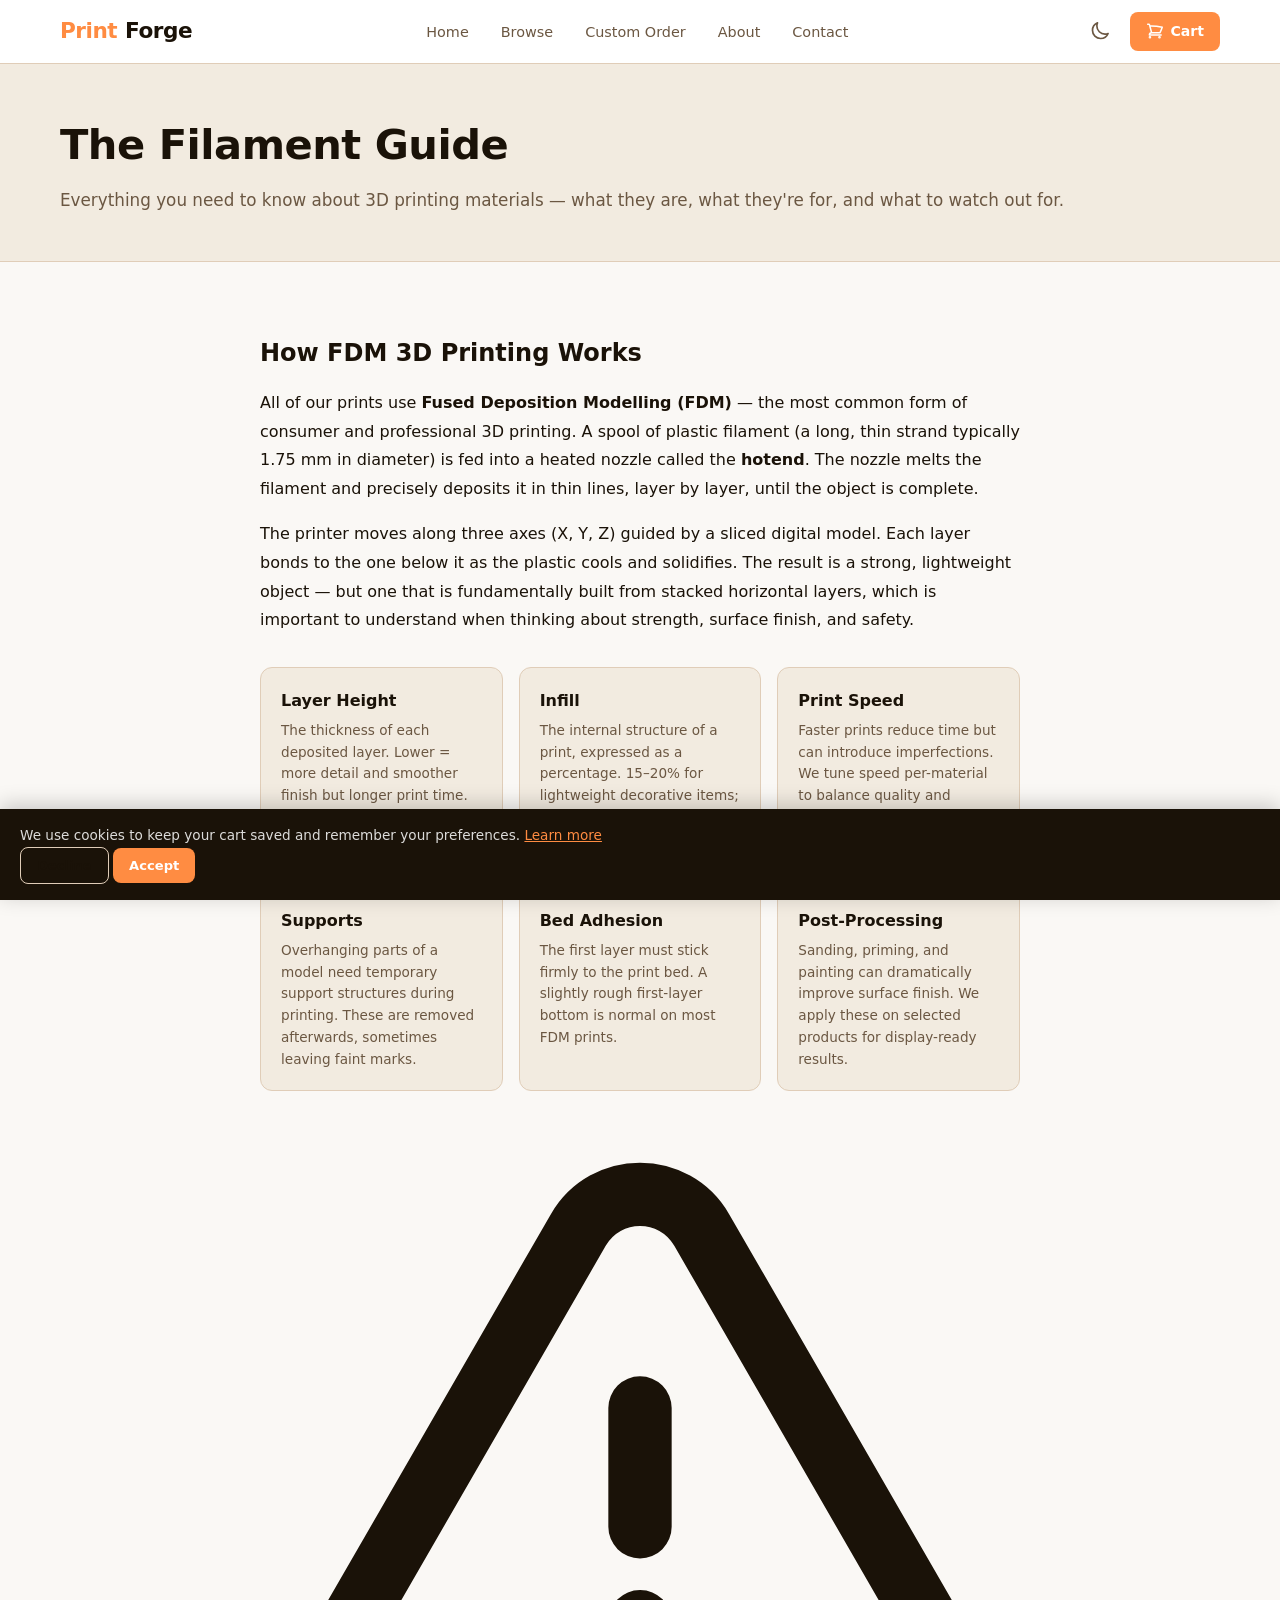
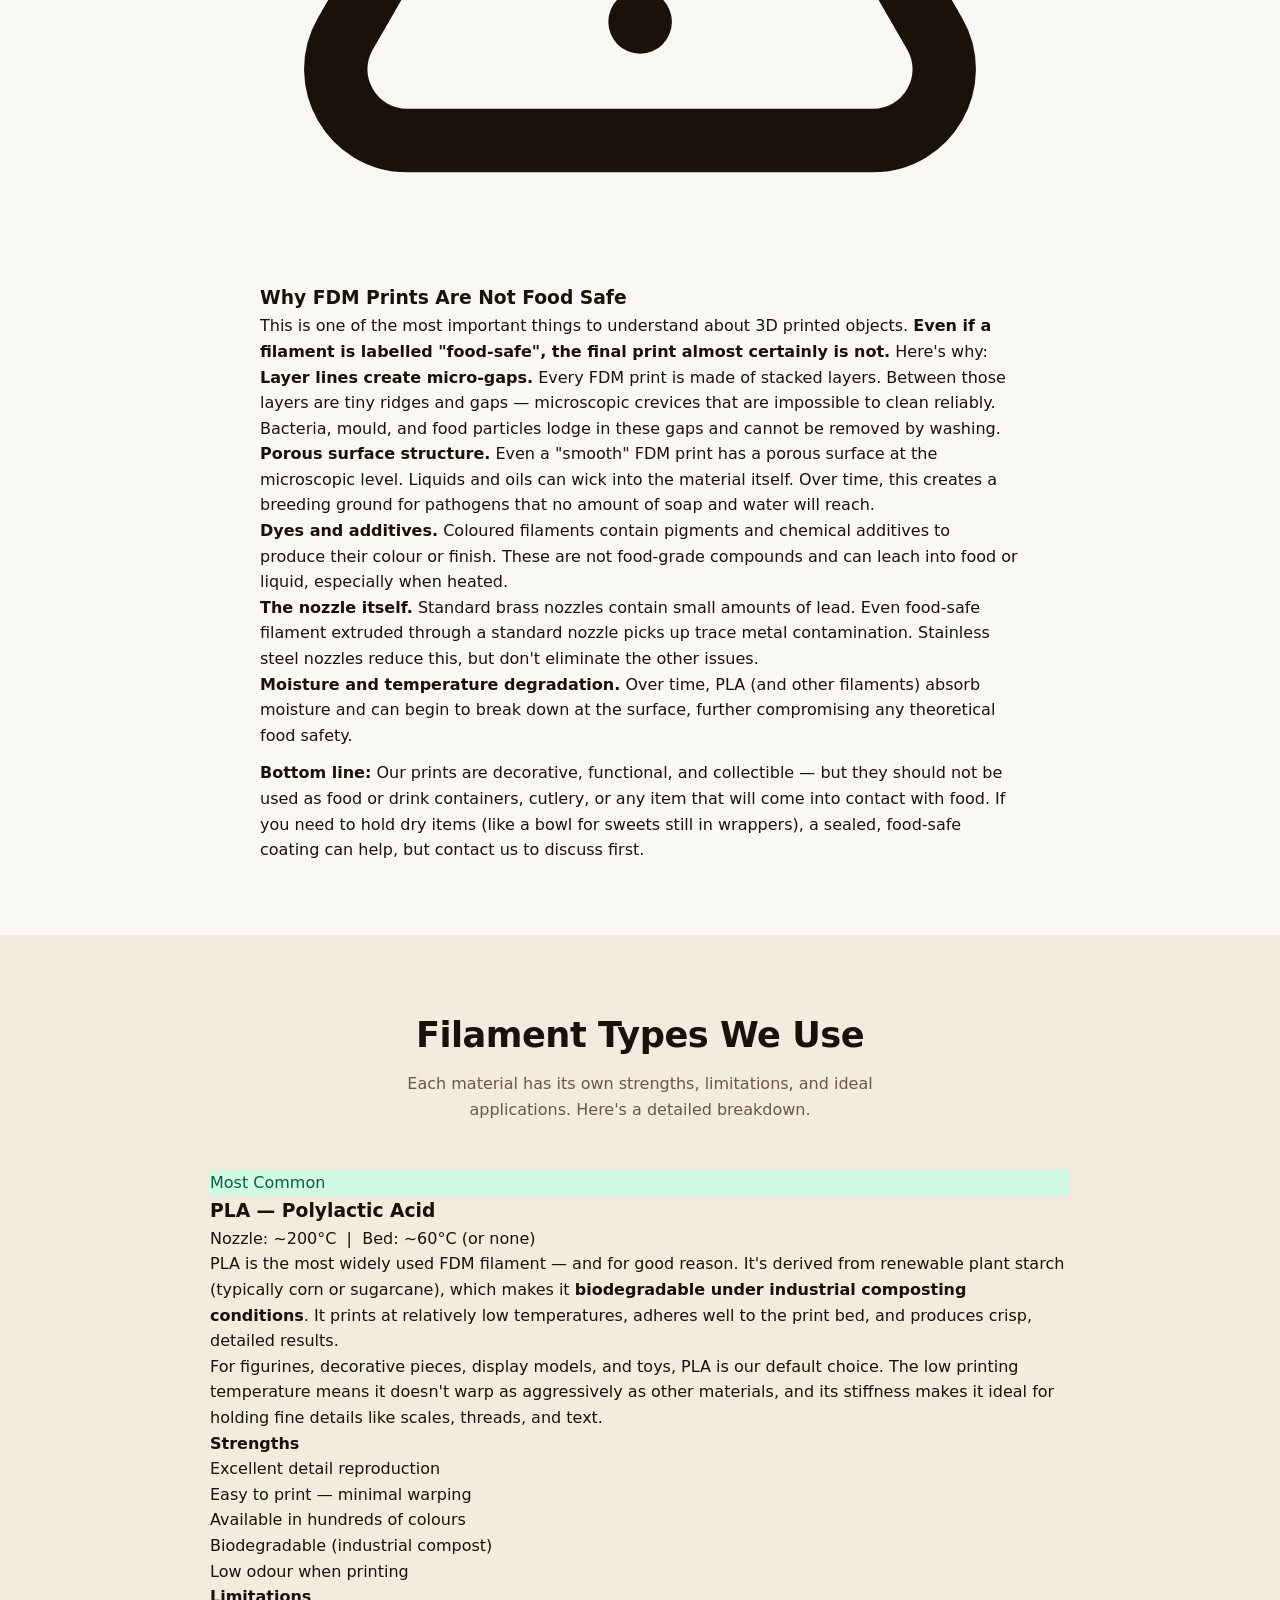
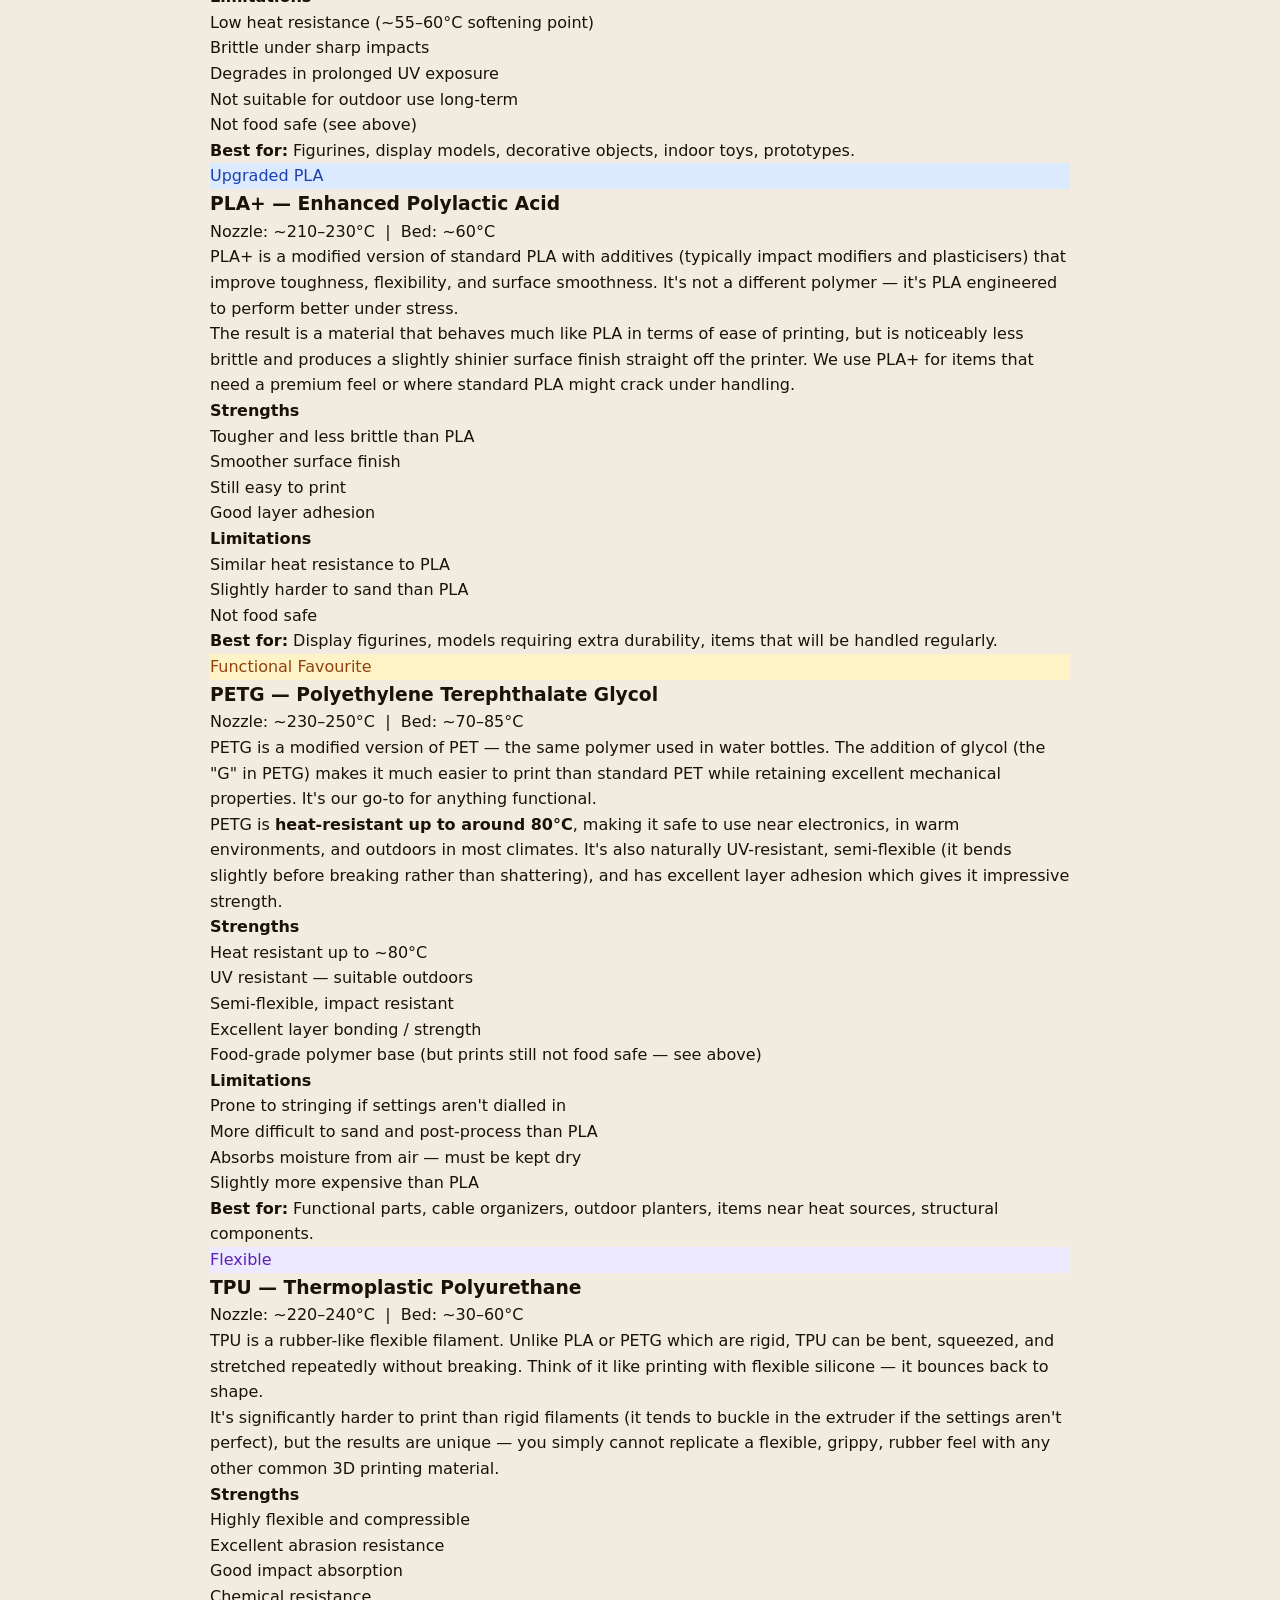
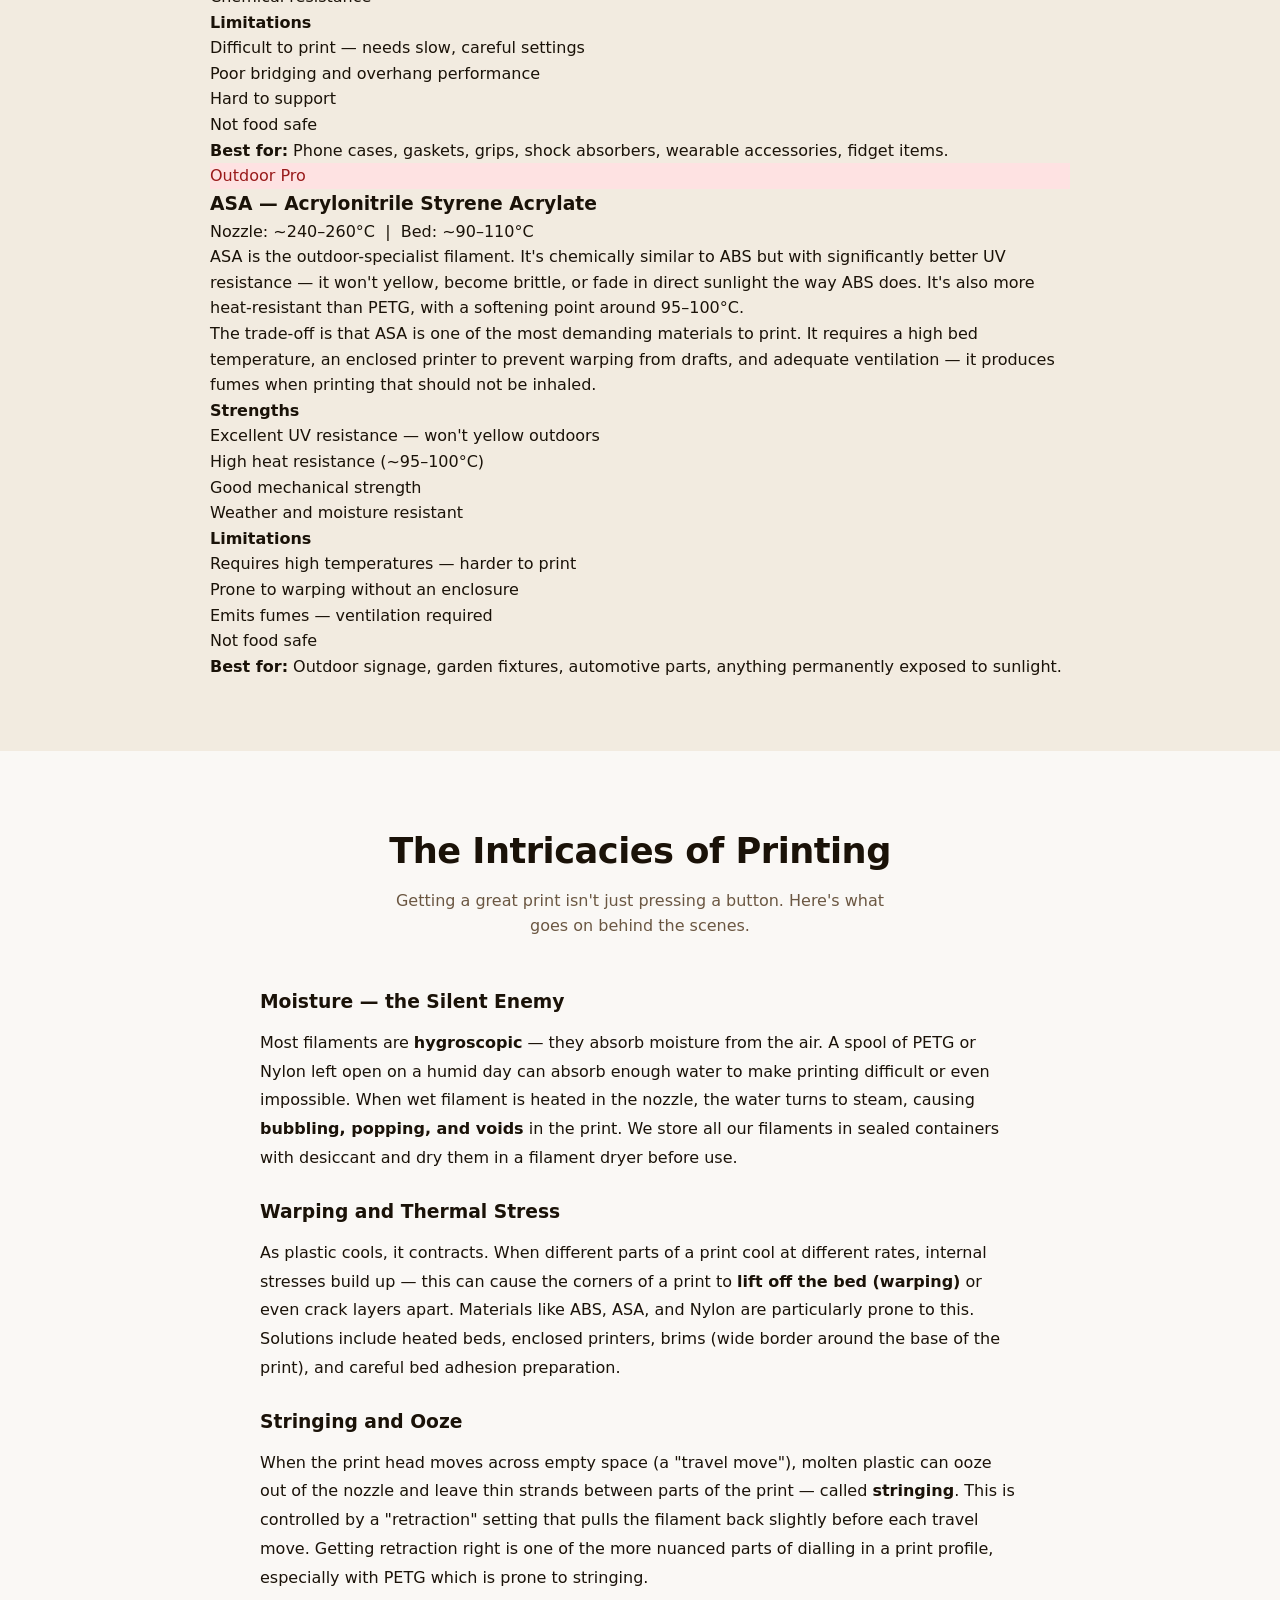
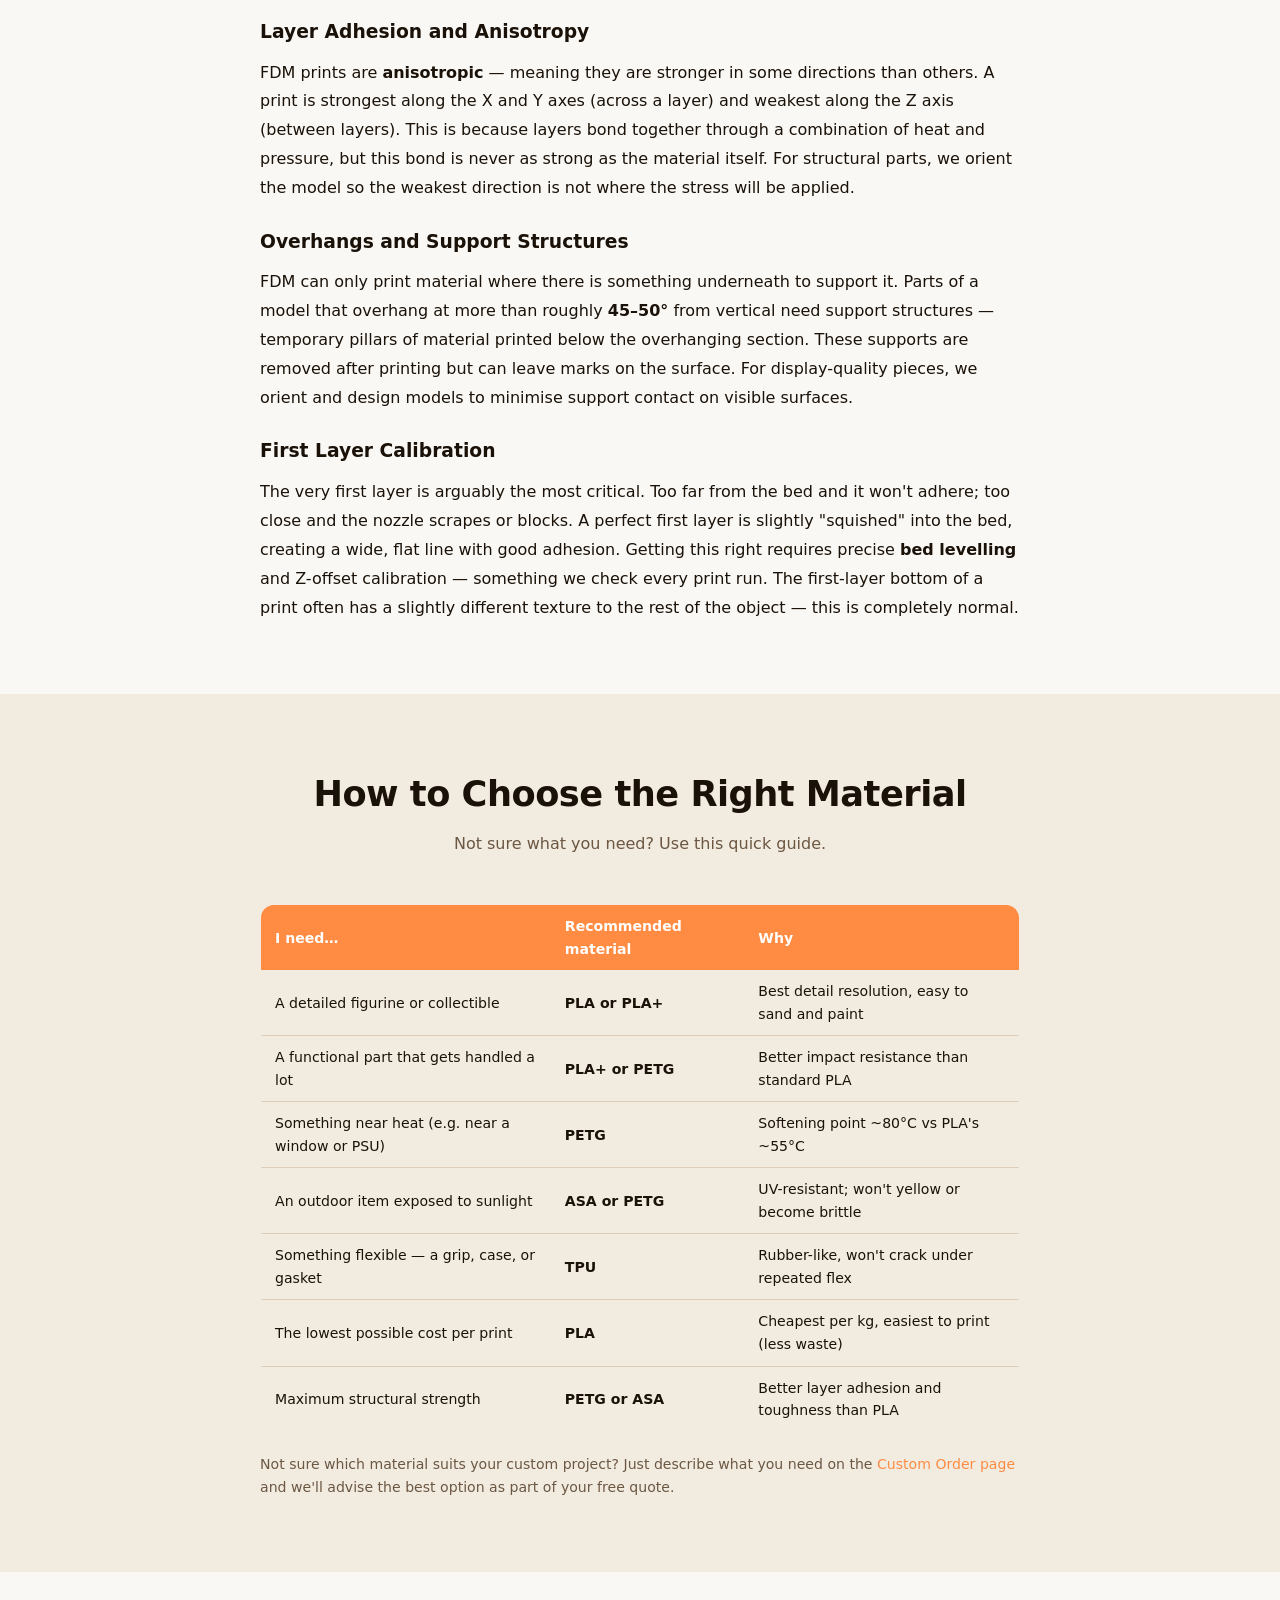
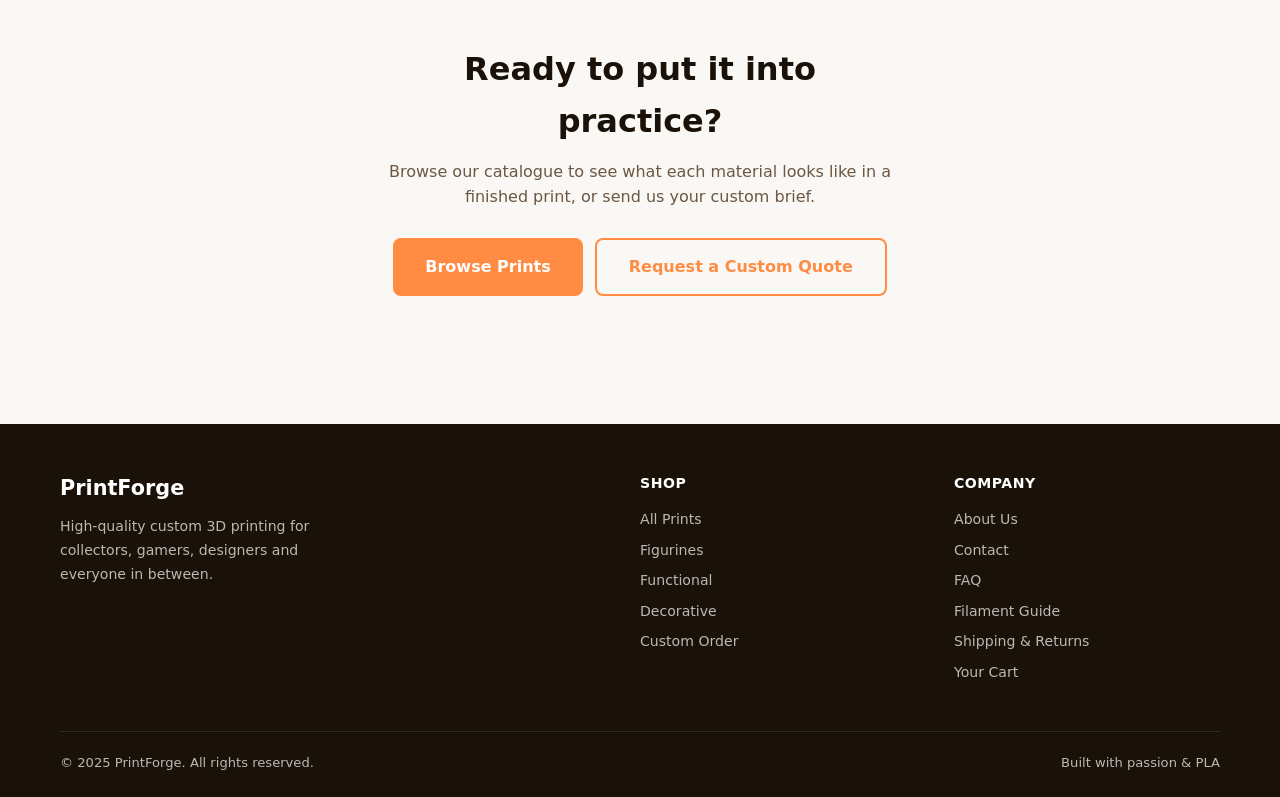
<file: filaments.html>
<!DOCTYPE html>
<html lang="en">
<head>
  <meta charset="UTF-8">
  <meta name="viewport" content="width=device-width, initial-scale=1.0">
  <title>Filament Guide — PrintForge</title>
  <meta name="description" content="Everything you need to know about 3D printing filaments — PLA, PETG, TPU and more. Learn about materials, food safety, and how FDM printing works.">
  <link rel="icon" href="images/favicon.svg" type="image/svg+xml">
  <link rel="stylesheet" href="css/style.css">
  <script>if(localStorage.getItem('printforge_theme')==='dark')document.documentElement.setAttribute('data-theme','dark');</script>
</head>
<body>

  <!-- ── Navbar ─────────────────────────────────────────────── -->
  <nav class="navbar">
    <div class="container navbar__inner">
      <a href="index.html" class="navbar__logo">Print<span>Forge</span></a>
      <ul class="navbar__links">
        <li><a href="index.html">Home</a></li>
        <li><a href="browse.html">Browse</a></li>
        <li><a href="custom-order.html">Custom Order</a></li>
        <li><a href="about.html">About</a></li>
        <li><a href="contact.html">Contact</a></li>
      </ul>
      <div class="navbar__actions">
        <a href="cart.html" class="cart-btn" aria-label="View cart">
          <svg xmlns="http://www.w3.org/2000/svg" fill="none" viewBox="0 0 24 24" stroke-width="2" stroke="currentColor"><path stroke-linecap="round" stroke-linejoin="round" d="M2.25 3h1.386c.51 0 .955.343 1.087.835l.383 1.437M7.5 14.25a3 3 0 0 0-3 3h15.75m-12.75-3h11.218c1.121-2.3 2.1-4.684 2.924-7.138a60.114 60.114 0 0 0-16.536-1.84M7.5 14.25 5.106 5.272M6 20.25a.75.75 0 1 1-1.5 0 .75.75 0 0 1 1.5 0Zm12.75 0a.75.75 0 1 1-1.5 0 .75.75 0 0 1 1.5 0Z"/></svg>
          Cart
          <span id="cart-badge"></span>
        </a>
        <button class="hamburger" id="hamburger" aria-label="Open menu">
          <span></span><span></span><span></span>
        </button>
      </div>
    </div>
  </nav>
  <div class="mobile-nav" id="mobile-nav">
    <a href="index.html">Home</a>
    <a href="browse.html">Browse</a>
    <a href="custom-order.html">Custom Order</a>
    <a href="about.html">About</a>
    <a href="contact.html">Contact</a>
    <a href="cart.html">Cart</a>
  </div>

  <!-- ── Page Hero ───────────────────────────────────────────── -->
  <section class="page-hero">
    <div class="container">
      <h1>The Filament Guide</h1>
      <p>Everything you need to know about 3D printing materials — what they are, what they're for, and what to watch out for.</p>
    </div>
  </section>

  <!-- ── Intro ───────────────────────────────────────────────── -->
  <section class="section">
    <div class="container" style="max-width:800px;">

      <h2 style="margin-bottom:16px;">How FDM 3D Printing Works</h2>
      <p style="line-height:1.8;margin-bottom:16px;">
        All of our prints use <strong>Fused Deposition Modelling (FDM)</strong> — the most common form of consumer and professional 3D printing. A spool of plastic filament (a long, thin strand typically 1.75 mm in diameter) is fed into a heated nozzle called the <strong>hotend</strong>. The nozzle melts the filament and precisely deposits it in thin lines, layer by layer, until the object is complete.
      </p>
      <p style="line-height:1.8;margin-bottom:16px;">
        The printer moves along three axes (X, Y, Z) guided by a sliced digital model. Each layer bonds to the one below it as the plastic cools and solidifies. The result is a strong, lightweight object — but one that is fundamentally built from stacked horizontal layers, which is important to understand when thinking about strength, surface finish, and safety.
      </p>

      <!-- Key concepts grid -->
      <div style="display:grid;grid-template-columns:repeat(auto-fit,minmax(200px,1fr));gap:16px;margin:32px 0;">
        <div style="background:var(--clr-bg-alt);border:1px solid var(--clr-border);border-radius:12px;padding:20px;">
          <h4 style="margin-bottom:6px;">Layer Height</h4>
          <p style="font-size:.85rem;color:var(--clr-muted);line-height:1.6;">The thickness of each deposited layer. Lower = more detail and smoother finish but longer print time. Typical range: 0.05 mm–0.3 mm.</p>
        </div>
        <div style="background:var(--clr-bg-alt);border:1px solid var(--clr-border);border-radius:12px;padding:20px;">
          <h4 style="margin-bottom:6px;">Infill</h4>
          <p style="font-size:.85rem;color:var(--clr-muted);line-height:1.6;">The internal structure of a print, expressed as a percentage. 15–20% for lightweight decorative items; 40–80%+ for structural or load-bearing parts.</p>
        </div>
        <div style="background:var(--clr-bg-alt);border:1px solid var(--clr-border);border-radius:12px;padding:20px;">
          <h4 style="margin-bottom:6px;">Print Speed</h4>
          <p style="font-size:.85rem;color:var(--clr-muted);line-height:1.6;">Faster prints reduce time but can introduce imperfections. We tune speed per-material to balance quality and efficiency.</p>
        </div>
        <div style="background:var(--clr-bg-alt);border:1px solid var(--clr-border);border-radius:12px;padding:20px;">
          <h4 style="margin-bottom:6px;">Supports</h4>
          <p style="font-size:.85rem;color:var(--clr-muted);line-height:1.6;">Overhanging parts of a model need temporary support structures during printing. These are removed afterwards, sometimes leaving faint marks.</p>
        </div>
        <div style="background:var(--clr-bg-alt);border:1px solid var(--clr-border);border-radius:12px;padding:20px;">
          <h4 style="margin-bottom:6px;">Bed Adhesion</h4>
          <p style="font-size:.85rem;color:var(--clr-muted);line-height:1.6;">The first layer must stick firmly to the print bed. A slightly rough first-layer bottom is normal on most FDM prints.</p>
        </div>
        <div style="background:var(--clr-bg-alt);border:1px solid var(--clr-border);border-radius:12px;padding:20px;">
          <h4 style="margin-bottom:6px;">Post-Processing</h4>
          <p style="font-size:.85rem;color:var(--clr-muted);line-height:1.6;">Sanding, priming, and painting can dramatically improve surface finish. We apply these on selected products for display-ready results.</p>
        </div>
      </div>

      <!-- ═══════════════════════════════════════════════════════ -->
      <!-- FOOD SAFETY WARNING — prominent callout                -->
      <!-- ═══════════════════════════════════════════════════════ -->
      <div class="filament-warning">
        <div class="filament-warning__icon">
          <svg xmlns="http://www.w3.org/2000/svg" fill="none" viewBox="0 0 24 24" stroke-width="2" stroke="currentColor"><path stroke-linecap="round" stroke-linejoin="round" d="M12 9v3.75m-9.303 3.376c-.866 1.5.217 3.374 1.948 3.374h14.71c1.73 0 2.813-1.874 1.948-3.374L13.949 3.378c-.866-1.5-3.032-1.5-3.898 0L2.697 16.126ZM12 15.75h.007v.008H12v-.008Z"/></svg>
        </div>
        <div>
          <h3>Why FDM Prints Are Not Food Safe</h3>
          <p>
            This is one of the most important things to understand about 3D printed objects. <strong>Even if a filament is labelled "food-safe", the final print almost certainly is not.</strong> Here's why:
          </p>
          <ul>
            <li>
              <strong>Layer lines create micro-gaps.</strong> Every FDM print is made of stacked layers. Between those layers are tiny ridges and gaps — microscopic crevices that are impossible to clean reliably. Bacteria, mould, and food particles lodge in these gaps and cannot be removed by washing.
            </li>
            <li>
              <strong>Porous surface structure.</strong> Even a "smooth" FDM print has a porous surface at the microscopic level. Liquids and oils can wick into the material itself. Over time, this creates a breeding ground for pathogens that no amount of soap and water will reach.
            </li>
            <li>
              <strong>Dyes and additives.</strong> Coloured filaments contain pigments and chemical additives to produce their colour or finish. These are not food-grade compounds and can leach into food or liquid, especially when heated.
            </li>
            <li>
              <strong>The nozzle itself.</strong> Standard brass nozzles contain small amounts of lead. Even food-safe filament extruded through a standard nozzle picks up trace metal contamination. Stainless steel nozzles reduce this, but don't eliminate the other issues.
            </li>
            <li>
              <strong>Moisture and temperature degradation.</strong> Over time, PLA (and other filaments) absorb moisture and can begin to break down at the surface, further compromising any theoretical food safety.
            </li>
          </ul>
          <p style="margin-top:12px;">
            <strong>Bottom line:</strong> Our prints are decorative, functional, and collectible — but they should not be used as food or drink containers, cutlery, or any item that will come into contact with food. If you need to hold dry items (like a bowl for sweets still in wrappers), a sealed, food-safe coating can help, but contact us to discuss first.
          </p>
        </div>
      </div>

    </div>
  </section>

  <!-- ── Filament Types ──────────────────────────────────────── -->
  <section class="section section--alt">
    <div class="container" style="max-width:900px;">
      <div class="section__header">
        <h2>Filament Types We Use</h2>
        <p>Each material has its own strengths, limitations, and ideal applications. Here's a detailed breakdown.</p>
      </div>

      <!-- PLA -->
      <div class="filament-card">
        <div class="filament-card__header">
          <div class="filament-card__badge" style="background:#d1fae5;color:#065f46;">Most Common</div>
          <h3>PLA — Polylactic Acid</h3>
          <p class="filament-card__temp">Nozzle: ~200°C &nbsp;|&nbsp; Bed: ~60°C (or none)</p>
        </div>
        <div class="filament-card__body">
          <p>
            PLA is the most widely used FDM filament — and for good reason. It's derived from renewable plant starch (typically corn or sugarcane), which makes it <strong>biodegradable under industrial composting conditions</strong>. It prints at relatively low temperatures, adheres well to the print bed, and produces crisp, detailed results.
          </p>
          <p>
            For figurines, decorative pieces, display models, and toys, PLA is our default choice. The low printing temperature means it doesn't warp as aggressively as other materials, and its stiffness makes it ideal for holding fine details like scales, threads, and text.
          </p>
          <div class="filament-card__props">
            <div class="filament-prop filament-prop--good">
              <strong>Strengths</strong>
              <ul>
                <li>Excellent detail reproduction</li>
                <li>Easy to print — minimal warping</li>
                <li>Available in hundreds of colours</li>
                <li>Biodegradable (industrial compost)</li>
                <li>Low odour when printing</li>
              </ul>
            </div>
            <div class="filament-prop filament-prop--bad">
              <strong>Limitations</strong>
              <ul>
                <li>Low heat resistance (~55–60°C softening point)</li>
                <li>Brittle under sharp impacts</li>
                <li>Degrades in prolonged UV exposure</li>
                <li>Not suitable for outdoor use long-term</li>
                <li>Not food safe (see above)</li>
              </ul>
            </div>
          </div>
          <p class="filament-card__use"><strong>Best for:</strong> Figurines, display models, decorative objects, indoor toys, prototypes.</p>
        </div>
      </div>

      <!-- PLA+ -->
      <div class="filament-card">
        <div class="filament-card__header">
          <div class="filament-card__badge" style="background:#dbeafe;color:#1e40af;">Upgraded PLA</div>
          <h3>PLA+ — Enhanced Polylactic Acid</h3>
          <p class="filament-card__temp">Nozzle: ~210–230°C &nbsp;|&nbsp; Bed: ~60°C</p>
        </div>
        <div class="filament-card__body">
          <p>
            PLA+ is a modified version of standard PLA with additives (typically impact modifiers and plasticisers) that improve toughness, flexibility, and surface smoothness. It's not a different polymer — it's PLA engineered to perform better under stress.
          </p>
          <p>
            The result is a material that behaves much like PLA in terms of ease of printing, but is noticeably less brittle and produces a slightly shinier surface finish straight off the printer. We use PLA+ for items that need a premium feel or where standard PLA might crack under handling.
          </p>
          <div class="filament-card__props">
            <div class="filament-prop filament-prop--good">
              <strong>Strengths</strong>
              <ul>
                <li>Tougher and less brittle than PLA</li>
                <li>Smoother surface finish</li>
                <li>Still easy to print</li>
                <li>Good layer adhesion</li>
              </ul>
            </div>
            <div class="filament-prop filament-prop--bad">
              <strong>Limitations</strong>
              <ul>
                <li>Similar heat resistance to PLA</li>
                <li>Slightly harder to sand than PLA</li>
                <li>Not food safe</li>
              </ul>
            </div>
          </div>
          <p class="filament-card__use"><strong>Best for:</strong> Display figurines, models requiring extra durability, items that will be handled regularly.</p>
        </div>
      </div>

      <!-- PETG -->
      <div class="filament-card">
        <div class="filament-card__header">
          <div class="filament-card__badge" style="background:#fef3c7;color:#92400e;">Functional Favourite</div>
          <h3>PETG — Polyethylene Terephthalate Glycol</h3>
          <p class="filament-card__temp">Nozzle: ~230–250°C &nbsp;|&nbsp; Bed: ~70–85°C</p>
        </div>
        <div class="filament-card__body">
          <p>
            PETG is a modified version of PET — the same polymer used in water bottles. The addition of glycol (the "G" in PETG) makes it much easier to print than standard PET while retaining excellent mechanical properties. It's our go-to for anything functional.
          </p>
          <p>
            PETG is <strong>heat-resistant up to around 80°C</strong>, making it safe to use near electronics, in warm environments, and outdoors in most climates. It's also naturally UV-resistant, semi-flexible (it bends slightly before breaking rather than shattering), and has excellent layer adhesion which gives it impressive strength.
          </p>
          <div class="filament-card__props">
            <div class="filament-prop filament-prop--good">
              <strong>Strengths</strong>
              <ul>
                <li>Heat resistant up to ~80°C</li>
                <li>UV resistant — suitable outdoors</li>
                <li>Semi-flexible, impact resistant</li>
                <li>Excellent layer bonding / strength</li>
                <li>Food-grade polymer base (but prints still not food safe — see above)</li>
              </ul>
            </div>
            <div class="filament-prop filament-prop--bad">
              <strong>Limitations</strong>
              <ul>
                <li>Prone to stringing if settings aren't dialled in</li>
                <li>More difficult to sand and post-process than PLA</li>
                <li>Absorbs moisture from air — must be kept dry</li>
                <li>Slightly more expensive than PLA</li>
              </ul>
            </div>
          </div>
          <p class="filament-card__use"><strong>Best for:</strong> Functional parts, cable organizers, outdoor planters, items near heat sources, structural components.</p>
        </div>
      </div>

      <!-- TPU -->
      <div class="filament-card">
        <div class="filament-card__header">
          <div class="filament-card__badge" style="background:#ede9fe;color:#5b21b6;">Flexible</div>
          <h3>TPU — Thermoplastic Polyurethane</h3>
          <p class="filament-card__temp">Nozzle: ~220–240°C &nbsp;|&nbsp; Bed: ~30–60°C</p>
        </div>
        <div class="filament-card__body">
          <p>
            TPU is a rubber-like flexible filament. Unlike PLA or PETG which are rigid, TPU can be bent, squeezed, and stretched repeatedly without breaking. Think of it like printing with flexible silicone — it bounces back to shape.
          </p>
          <p>
            It's significantly harder to print than rigid filaments (it tends to buckle in the extruder if the settings aren't perfect), but the results are unique — you simply cannot replicate a flexible, grippy, rubber feel with any other common 3D printing material.
          </p>
          <div class="filament-card__props">
            <div class="filament-prop filament-prop--good">
              <strong>Strengths</strong>
              <ul>
                <li>Highly flexible and compressible</li>
                <li>Excellent abrasion resistance</li>
                <li>Good impact absorption</li>
                <li>Chemical resistance</li>
              </ul>
            </div>
            <div class="filament-prop filament-prop--bad">
              <strong>Limitations</strong>
              <ul>
                <li>Difficult to print — needs slow, careful settings</li>
                <li>Poor bridging and overhang performance</li>
                <li>Hard to support</li>
                <li>Not food safe</li>
              </ul>
            </div>
          </div>
          <p class="filament-card__use"><strong>Best for:</strong> Phone cases, gaskets, grips, shock absorbers, wearable accessories, fidget items.</p>
        </div>
      </div>

      <!-- ASA -->
      <div class="filament-card">
        <div class="filament-card__header">
          <div class="filament-card__badge" style="background:#fee2e2;color:#991b1b;">Outdoor Pro</div>
          <h3>ASA — Acrylonitrile Styrene Acrylate</h3>
          <p class="filament-card__temp">Nozzle: ~240–260°C &nbsp;|&nbsp; Bed: ~90–110°C</p>
        </div>
        <div class="filament-card__body">
          <p>
            ASA is the outdoor-specialist filament. It's chemically similar to ABS but with significantly better UV resistance — it won't yellow, become brittle, or fade in direct sunlight the way ABS does. It's also more heat-resistant than PETG, with a softening point around 95–100°C.
          </p>
          <p>
            The trade-off is that ASA is one of the most demanding materials to print. It requires a high bed temperature, an enclosed printer to prevent warping from drafts, and adequate ventilation — it produces fumes when printing that should not be inhaled.
          </p>
          <div class="filament-card__props">
            <div class="filament-prop filament-prop--good">
              <strong>Strengths</strong>
              <ul>
                <li>Excellent UV resistance — won't yellow outdoors</li>
                <li>High heat resistance (~95–100°C)</li>
                <li>Good mechanical strength</li>
                <li>Weather and moisture resistant</li>
              </ul>
            </div>
            <div class="filament-prop filament-prop--bad">
              <strong>Limitations</strong>
              <ul>
                <li>Requires high temperatures — harder to print</li>
                <li>Prone to warping without an enclosure</li>
                <li>Emits fumes — ventilation required</li>
                <li>Not food safe</li>
              </ul>
            </div>
          </div>
          <p class="filament-card__use"><strong>Best for:</strong> Outdoor signage, garden fixtures, automotive parts, anything permanently exposed to sunlight.</p>
        </div>
      </div>

    </div>
  </section>

  <!-- ── Printing Intricacies ────────────────────────────────── -->
  <section class="section">
    <div class="container" style="max-width:800px;">
      <div class="section__header">
        <h2>The Intricacies of Printing</h2>
        <p>Getting a great print isn't just pressing a button. Here's what goes on behind the scenes.</p>
      </div>

      <h3 style="margin-bottom:12px;">Moisture — the Silent Enemy</h3>
      <p style="line-height:1.8;margin-bottom:24px;">
        Most filaments are <strong>hygroscopic</strong> — they absorb moisture from the air. A spool of PETG or Nylon left open on a humid day can absorb enough water to make printing difficult or even impossible. When wet filament is heated in the nozzle, the water turns to steam, causing <strong>bubbling, popping, and voids</strong> in the print. We store all our filaments in sealed containers with desiccant and dry them in a filament dryer before use.
      </p>

      <h3 style="margin-bottom:12px;">Warping and Thermal Stress</h3>
      <p style="line-height:1.8;margin-bottom:24px;">
        As plastic cools, it contracts. When different parts of a print cool at different rates, internal stresses build up — this can cause the corners of a print to <strong>lift off the bed (warping)</strong> or even crack layers apart. Materials like ABS, ASA, and Nylon are particularly prone to this. Solutions include heated beds, enclosed printers, brims (wide border around the base of the print), and careful bed adhesion preparation.
      </p>

      <h3 style="margin-bottom:12px;">Stringing and Ooze</h3>
      <p style="line-height:1.8;margin-bottom:24px;">
        When the print head moves across empty space (a "travel move"), molten plastic can ooze out of the nozzle and leave thin strands between parts of the print — called <strong>stringing</strong>. This is controlled by a "retraction" setting that pulls the filament back slightly before each travel move. Getting retraction right is one of the more nuanced parts of dialling in a print profile, especially with PETG which is prone to stringing.
      </p>

      <h3 style="margin-bottom:12px;">Layer Adhesion and Anisotropy</h3>
      <p style="line-height:1.8;margin-bottom:24px;">
        FDM prints are <strong>anisotropic</strong> — meaning they are stronger in some directions than others. A print is strongest along the X and Y axes (across a layer) and weakest along the Z axis (between layers). This is because layers bond together through a combination of heat and pressure, but this bond is never as strong as the material itself. For structural parts, we orient the model so the weakest direction is not where the stress will be applied.
      </p>

      <h3 style="margin-bottom:12px;">Overhangs and Support Structures</h3>
      <p style="line-height:1.8;margin-bottom:24px;">
        FDM can only print material where there is something underneath to support it. Parts of a model that overhang at more than roughly <strong>45–50°</strong> from vertical need support structures — temporary pillars of material printed below the overhanging section. These supports are removed after printing but can leave marks on the surface. For display-quality pieces, we orient and design models to minimise support contact on visible surfaces.
      </p>

      <h3 style="margin-bottom:12px;">First Layer Calibration</h3>
      <p style="line-height:1.8;">
        The very first layer is arguably the most critical. Too far from the bed and it won't adhere; too close and the nozzle scrapes or blocks. A perfect first layer is slightly "squished" into the bed, creating a wide, flat line with good adhesion. Getting this right requires precise <strong>bed levelling</strong> and Z-offset calibration — something we check every print run. The first-layer bottom of a print often has a slightly different texture to the rest of the object — this is completely normal.
      </p>

    </div>
  </section>

  <!-- ── Choosing a Filament ─────────────────────────────────── -->
  <section class="section section--alt">
    <div class="container" style="max-width:800px;">
      <div class="section__header">
        <h2>How to Choose the Right Material</h2>
        <p>Not sure what you need? Use this quick guide.</p>
      </div>
      <table class="shipping-table">
        <thead>
          <tr>
            <th>I need…</th>
            <th>Recommended material</th>
            <th>Why</th>
          </tr>
        </thead>
        <tbody>
          <tr>
            <td>A detailed figurine or collectible</td>
            <td><strong>PLA or PLA+</strong></td>
            <td>Best detail resolution, easy to sand and paint</td>
          </tr>
          <tr>
            <td>A functional part that gets handled a lot</td>
            <td><strong>PLA+ or PETG</strong></td>
            <td>Better impact resistance than standard PLA</td>
          </tr>
          <tr>
            <td>Something near heat (e.g. near a window or PSU)</td>
            <td><strong>PETG</strong></td>
            <td>Softening point ~80°C vs PLA's ~55°C</td>
          </tr>
          <tr>
            <td>An outdoor item exposed to sunlight</td>
            <td><strong>ASA or PETG</strong></td>
            <td>UV-resistant; won't yellow or become brittle</td>
          </tr>
          <tr>
            <td>Something flexible — a grip, case, or gasket</td>
            <td><strong>TPU</strong></td>
            <td>Rubber-like, won't crack under repeated flex</td>
          </tr>
          <tr>
            <td>The lowest possible cost per print</td>
            <td><strong>PLA</strong></td>
            <td>Cheapest per kg, easiest to print (less waste)</td>
          </tr>
          <tr>
            <td>Maximum structural strength</td>
            <td><strong>PETG or ASA</strong></td>
            <td>Better layer adhesion and toughness than PLA</td>
          </tr>
        </tbody>
      </table>

      <p style="margin-top:20px;font-size:.88rem;color:var(--clr-muted);line-height:1.7;">
        Not sure which material suits your custom project? Just describe what you need on the <a href="custom-order.html" style="color:var(--clr-accent);">Custom Order page</a> and we'll advise the best option as part of your free quote.
      </p>
    </div>
  </section>

  <!-- ── CTA ─────────────────────────────────────────────────── -->
  <section class="section">
    <div class="container" style="text-align:center;max-width:560px;">
      <h2 style="font-size:clamp(1.5rem,3vw,2rem);font-weight:800;margin-bottom:12px;">Ready to put it into practice?</h2>
      <p style="color:var(--clr-muted);margin-bottom:28px;">Browse our catalogue to see what each material looks like in a finished print, or send us your custom brief.</p>
      <div style="display:flex;gap:12px;justify-content:center;flex-wrap:wrap;">
        <a href="browse.html" class="btn btn--primary btn--lg">Browse Prints</a>
        <a href="custom-order.html" class="btn btn--outline btn--lg">Request a Custom Quote</a>
      </div>
    </div>
  </section>

  <!-- ── Footer ─────────────────────────────────────────────── -->
  <footer class="footer" style="margin-top:56px;">
    <div class="container">
      <div class="footer__grid">
        <div class="footer__brand">
          <div class="footer__logo">PrintForge</div>
          <p>High-quality custom 3D printing for collectors, gamers, designers and everyone in between.</p>
          <div class="social-links">
            <a href="#" aria-label="Instagram"><svg xmlns="http://www.w3.org/2000/svg" viewBox="0 0 24 24" fill="currentColor"><path d="M12 2.163c3.204 0 3.584.012 4.85.07 3.252.148 4.771 1.691 4.919 4.919.058 1.265.069 1.645.069 4.849 0 3.205-.012 3.584-.069 4.849-.149 3.225-1.664 4.771-4.919 4.919-1.266.058-1.644.07-4.85.07-3.204 0-3.584-.012-4.849-.07-3.26-.149-4.771-1.699-4.919-4.92-.058-1.265-.07-1.644-.07-4.849 0-3.204.013-3.583.07-4.849.149-3.227 1.664-4.771 4.919-4.919 1.266-.057 1.645-.069 4.849-.069zM12 0C8.741 0 8.333.014 7.053.072 2.695.272.273 2.69.073 7.052.014 8.333 0 8.741 0 12c0 3.259.014 3.668.072 4.948.2 4.358 2.618 6.78 6.98 6.98C8.333 23.986 8.741 24 12 24c3.259 0 3.668-.014 4.948-.072 4.354-.2 6.782-2.618 6.979-6.98.059-1.28.073-1.689.073-4.948 0-3.259-.014-3.667-.072-4.947-.196-4.354-2.617-6.78-6.979-6.98C15.668.014 15.259 0 12 0zm0 5.838a6.162 6.162 0 1 0 0 12.324 6.162 6.162 0 0 0 0-12.324zM12 16a4 4 0 1 1 0-8 4 4 0 0 1 0 8zm6.406-11.845a1.44 1.44 0 1 0 0 2.881 1.44 1.44 0 0 0 0-2.881z"/></svg></a>
            <a href="#" aria-label="TikTok"><svg xmlns="http://www.w3.org/2000/svg" viewBox="0 0 24 24" fill="currentColor"><path d="M12.525.02c1.31-.02 2.61-.01 3.91-.02.08 1.53.63 3.09 1.75 4.17 1.12 1.11 2.7 1.62 4.24 1.79v4.03c-1.44-.05-2.89-.35-4.2-.97-.57-.26-1.1-.59-1.62-.93-.01 2.92.01 5.84-.02 8.75-.08 1.4-.54 2.79-1.35 3.94-1.31 1.92-3.58 3.17-5.91 3.21-1.43.08-2.86-.31-4.08-1.03-2.02-1.19-3.44-3.37-3.65-5.71-.02-.5-.03-1-.01-1.49.18-1.9 1.12-3.72 2.58-4.96 1.66-1.44 3.98-2.13 6.15-1.72.02 1.48-.04 2.96-.04 4.44-.99-.32-2.15-.23-3.02.37-.63.41-1.11 1.04-1.36 1.75-.21.51-.15 1.07-.14 1.61.24 1.64 1.82 3.02 3.5 2.87 1.12-.01 2.19-.66 2.77-1.61.19-.33.4-.67.41-1.06.1-1.79.06-3.57.07-5.36.01-4.03-.01-8.05.02-12.07z"/></svg></a>
            <a href="#" aria-label="Pinterest"><svg xmlns="http://www.w3.org/2000/svg" viewBox="0 0 24 24" fill="currentColor"><path d="M12 0C5.373 0 0 5.373 0 12c0 5.084 3.163 9.426 7.627 11.174-.105-.949-.2-2.405.042-3.441.218-.937 1.407-5.965 1.407-5.965s-.359-.719-.359-1.782c0-1.668.967-2.914 2.171-2.914 1.023 0 1.518.769 1.518 1.69 0 1.029-.655 2.568-.994 3.995-.283 1.194.599 2.169 1.777 2.169 2.133 0 3.772-2.249 3.772-5.495 0-2.873-2.064-4.882-5.012-4.882-3.414 0-5.418 2.561-5.418 5.207 0 1.031.397 2.138.893 2.738a.36.36 0 0 1 .083.345l-.333 1.36c-.053.22-.174.267-.402.161-1.499-.698-2.436-2.889-2.436-4.649 0-3.785 2.75-7.262 7.929-7.262 4.163 0 7.398 2.967 7.398 6.931 0 4.136-2.607 7.464-6.227 7.464-1.216 0-2.359-.632-2.75-1.378l-.748 2.853c-.271 1.043-1.002 2.35-1.492 3.146C9.57 23.812 10.763 24 12 24c6.627 0 12-5.373 12-12S18.627 0 12 0z"/></svg></a>
          </div>
        </div>
        <div class="footer__col">
          <h4>Shop</h4>
          <a href="browse.html">All Prints</a>
          <a href="browse.html?category=Figurines">Figurines</a>
          <a href="browse.html?category=Functional">Functional</a>
          <a href="browse.html?category=Decorative">Decorative</a>
          <a href="custom-order.html">Custom Order</a>
        </div>
        <div class="footer__col">
          <h4>Company</h4>
          <a href="about.html">About Us</a>
          <a href="contact.html">Contact</a>
          <a href="faq.html">FAQ</a>
          <a href="filaments.html">Filament Guide</a>
          <a href="shipping.html">Shipping &amp; Returns</a>
          <a href="cart.html">Your Cart</a>
        </div>
      </div>
      <div class="footer__bottom">
        <span>&copy; 2025 PrintForge. All rights reserved.</span>
        <span>Built with passion &amp; PLA</span>
      </div>
    </div>
  </footer>

  <div id="toast"></div>
  <script src="js/data.js"></script>
  <script src="js/cart-store.js"></script>
  <script src="js/theme.js"></script>
  <script src="js/cookie-banner.js"></script>
  <script>
  document.addEventListener('DOMContentLoaded', () => {
    Cart.init();
    const btn = document.getElementById('hamburger');
    const nav = document.getElementById('mobile-nav');
    if (btn && nav) btn.addEventListener('click', () => nav.classList.toggle('open'));
  });
  </script>
</body>
</html>
</file>
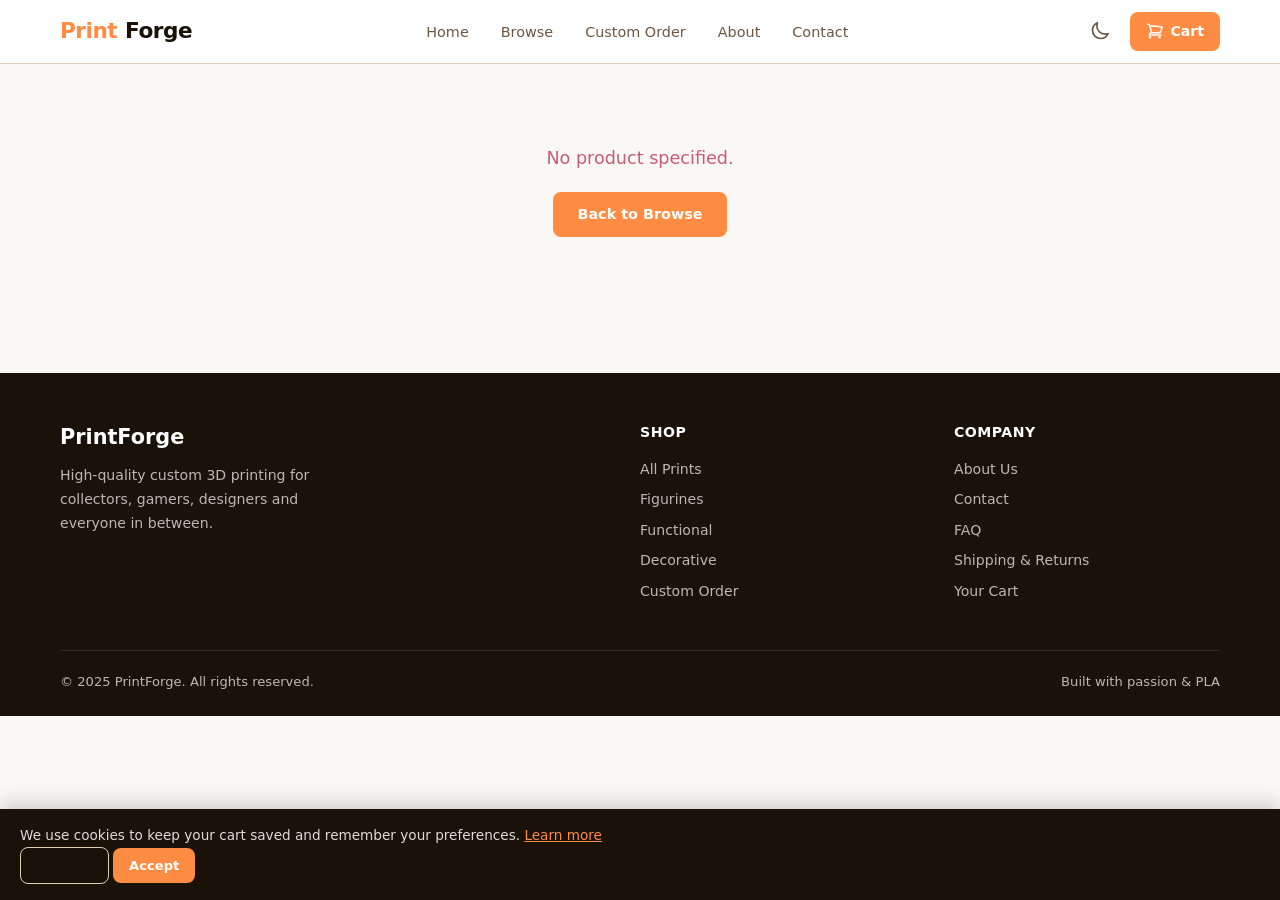
<file: product.html>
<!DOCTYPE html>
<html lang="en">
<head>
  <meta charset="UTF-8">
  <meta name="viewport" content="width=device-width, initial-scale=1.0">
  <title>Product — PrintForge</title>
  <meta name="description" content="Custom 3D print — PrintForge">
  <link rel="icon" href="images/favicon.svg" type="image/svg+xml">
  <link rel="stylesheet" href="css/style.css">
  <script>if(localStorage.getItem('printforge_theme')==='dark')document.documentElement.setAttribute('data-theme','dark');</script>
</head>
<body>

  <!-- ── Navbar ─────────────────────────────────────────────── -->
  <nav class="navbar">
    <div class="container navbar__inner">
      <a href="index.html" class="navbar__logo">Print<span>Forge</span></a>
      <ul class="navbar__links">
        <li><a href="index.html">Home</a></li>
        <li><a href="browse.html">Browse</a></li>
        <li><a href="custom-order.html">Custom Order</a></li>
        <li><a href="about.html">About</a></li>
        <li><a href="contact.html">Contact</a></li>
      </ul>
      <div class="navbar__actions">
        <a href="cart.html" class="cart-btn" aria-label="View cart">
          <svg xmlns="http://www.w3.org/2000/svg" fill="none" viewBox="0 0 24 24" stroke-width="2" stroke="currentColor"><path stroke-linecap="round" stroke-linejoin="round" d="M2.25 3h1.386c.51 0 .955.343 1.087.835l.383 1.437M7.5 14.25a3 3 0 0 0-3 3h15.75m-12.75-3h11.218c1.121-2.3 2.1-4.684 2.924-7.138a60.114 60.114 0 0 0-16.536-1.84M7.5 14.25 5.106 5.272M6 20.25a.75.75 0 1 1-1.5 0 .75.75 0 0 1 1.5 0Zm12.75 0a.75.75 0 1 1-1.5 0 .75.75 0 0 1 1.5 0Z"/></svg>
          Cart
          <span id="cart-badge"></span>
        </a>
        <button class="hamburger" id="hamburger" aria-label="Open menu">
          <span></span><span></span><span></span>
        </button>
      </div>
    </div>
  </nav>
  <div class="mobile-nav" id="mobile-nav">
    <a href="index.html">Home</a>
    <a href="browse.html">Browse</a>
    <a href="custom-order.html">Custom Order</a>
    <a href="about.html">About</a>
    <a href="contact.html">Contact</a>
    <a href="cart.html">Cart</a>
  </div>

  <!-- ── Content: injected by product.js ───────────────────── -->
  <div class="container">
    <div id="product-root">
      <!-- Loading state -->
      <div style="text-align:center;padding:80px 20px;color:var(--clr-muted);">
        Loading product…
      </div>
    </div>
  </div>

  <!-- ── Footer ─────────────────────────────────────────────── -->
  <footer class="footer" style="margin-top:56px;">
    <div class="container">
      <div class="footer__grid">
        <div class="footer__brand">
          <div class="footer__logo">PrintForge</div>
          <p>High-quality custom 3D printing for collectors, gamers, designers and everyone in between.</p>
          <div class="social-links">
            <a href="#" aria-label="Instagram"><svg xmlns="http://www.w3.org/2000/svg" viewBox="0 0 24 24" fill="currentColor"><path d="M12 2.163c3.204 0 3.584.012 4.85.07 3.252.148 4.771 1.691 4.919 4.919.058 1.265.069 1.645.069 4.849 0 3.205-.012 3.584-.069 4.849-.149 3.225-1.664 4.771-4.919 4.919-1.266.058-1.644.07-4.85.07-3.204 0-3.584-.012-4.849-.07-3.26-.149-4.771-1.699-4.919-4.92-.058-1.265-.07-1.644-.07-4.849 0-3.204.013-3.583.07-4.849.149-3.227 1.664-4.771 4.919-4.919 1.266-.057 1.645-.069 4.849-.069zM12 0C8.741 0 8.333.014 7.053.072 2.695.272.273 2.69.073 7.052.014 8.333 0 8.741 0 12c0 3.259.014 3.668.072 4.948.2 4.358 2.618 6.78 6.98 6.98C8.333 23.986 8.741 24 12 24c3.259 0 3.668-.014 4.948-.072 4.354-.2 6.782-2.618 6.979-6.98.059-1.28.073-1.689.073-4.948 0-3.259-.014-3.667-.072-4.947-.196-4.354-2.617-6.78-6.979-6.98C15.668.014 15.259 0 12 0zm0 5.838a6.162 6.162 0 1 0 0 12.324 6.162 6.162 0 0 0 0-12.324zM12 16a4 4 0 1 1 0-8 4 4 0 0 1 0 8zm6.406-11.845a1.44 1.44 0 1 0 0 2.881 1.44 1.44 0 0 0 0-2.881z"/></svg></a>
            <a href="#" aria-label="TikTok"><svg xmlns="http://www.w3.org/2000/svg" viewBox="0 0 24 24" fill="currentColor"><path d="M12.525.02c1.31-.02 2.61-.01 3.91-.02.08 1.53.63 3.09 1.75 4.17 1.12 1.11 2.7 1.62 4.24 1.79v4.03c-1.44-.05-2.89-.35-4.2-.97-.57-.26-1.1-.59-1.62-.93-.01 2.92.01 5.84-.02 8.75-.08 1.4-.54 2.79-1.35 3.94-1.31 1.92-3.58 3.17-5.91 3.21-1.43.08-2.86-.31-4.08-1.03-2.02-1.19-3.44-3.37-3.65-5.71-.02-.5-.03-1-.01-1.49.18-1.9 1.12-3.72 2.58-4.96 1.66-1.44 3.98-2.13 6.15-1.72.02 1.48-.04 2.96-.04 4.44-.99-.32-2.15-.23-3.02.37-.63.41-1.11 1.04-1.36 1.75-.21.51-.15 1.07-.14 1.61.24 1.64 1.82 3.02 3.5 2.87 1.12-.01 2.19-.66 2.77-1.61.19-.33.4-.67.41-1.06.1-1.79.06-3.57.07-5.36.01-4.03-.01-8.05.02-12.07z"/></svg></a>
            <a href="#" aria-label="Pinterest"><svg xmlns="http://www.w3.org/2000/svg" viewBox="0 0 24 24" fill="currentColor"><path d="M12 0C5.373 0 0 5.373 0 12c0 5.084 3.163 9.426 7.627 11.174-.105-.949-.2-2.405.042-3.441.218-.937 1.407-5.965 1.407-5.965s-.359-.719-.359-1.782c0-1.668.967-2.914 2.171-2.914 1.023 0 1.518.769 1.518 1.69 0 1.029-.655 2.568-.994 3.995-.283 1.194.599 2.169 1.777 2.169 2.133 0 3.772-2.249 3.772-5.495 0-2.873-2.064-4.882-5.012-4.882-3.414 0-5.418 2.561-5.418 5.207 0 1.031.397 2.138.893 2.738a.36.36 0 0 1 .083.345l-.333 1.36c-.053.22-.174.267-.402.161-1.499-.698-2.436-2.889-2.436-4.649 0-3.785 2.75-7.262 7.929-7.262 4.163 0 7.398 2.967 7.398 6.931 0 4.136-2.607 7.464-6.227 7.464-1.216 0-2.359-.632-2.75-1.378l-.748 2.853c-.271 1.043-1.002 2.35-1.492 3.146C9.57 23.812 10.763 24 12 24c6.627 0 12-5.373 12-12S18.627 0 12 0z"/></svg></a>
          </div>
        </div>
        <div class="footer__col">
          <h4>Shop</h4>
          <a href="browse.html">All Prints</a>
          <a href="browse.html?category=Figurines">Figurines</a>
          <a href="browse.html?category=Functional">Functional</a>
          <a href="browse.html?category=Decorative">Decorative</a>
          <a href="custom-order.html">Custom Order</a>
        </div>
        <div class="footer__col">
          <h4>Company</h4>
          <a href="about.html">About Us</a>
          <a href="contact.html">Contact</a>
          <a href="faq.html">FAQ</a>
          <a href="shipping.html">Shipping &amp; Returns</a>
          <a href="cart.html">Your Cart</a>
        </div>
      </div>
      <div class="footer__bottom">
        <span>&copy; 2025 PrintForge. All rights reserved.</span>
        <span>Built with passion &amp; PLA</span>
      </div>
    </div>
  </footer>

  <div id="toast"></div>
  <script src="js/data.js"></script>
  <script src="js/cart-store.js"></script>
  <script src="js/theme.js"></script>
  <script src="js/product.js"></script>
  <script src="js/cookie-banner.js"></script>
</body>
</html>
</file>
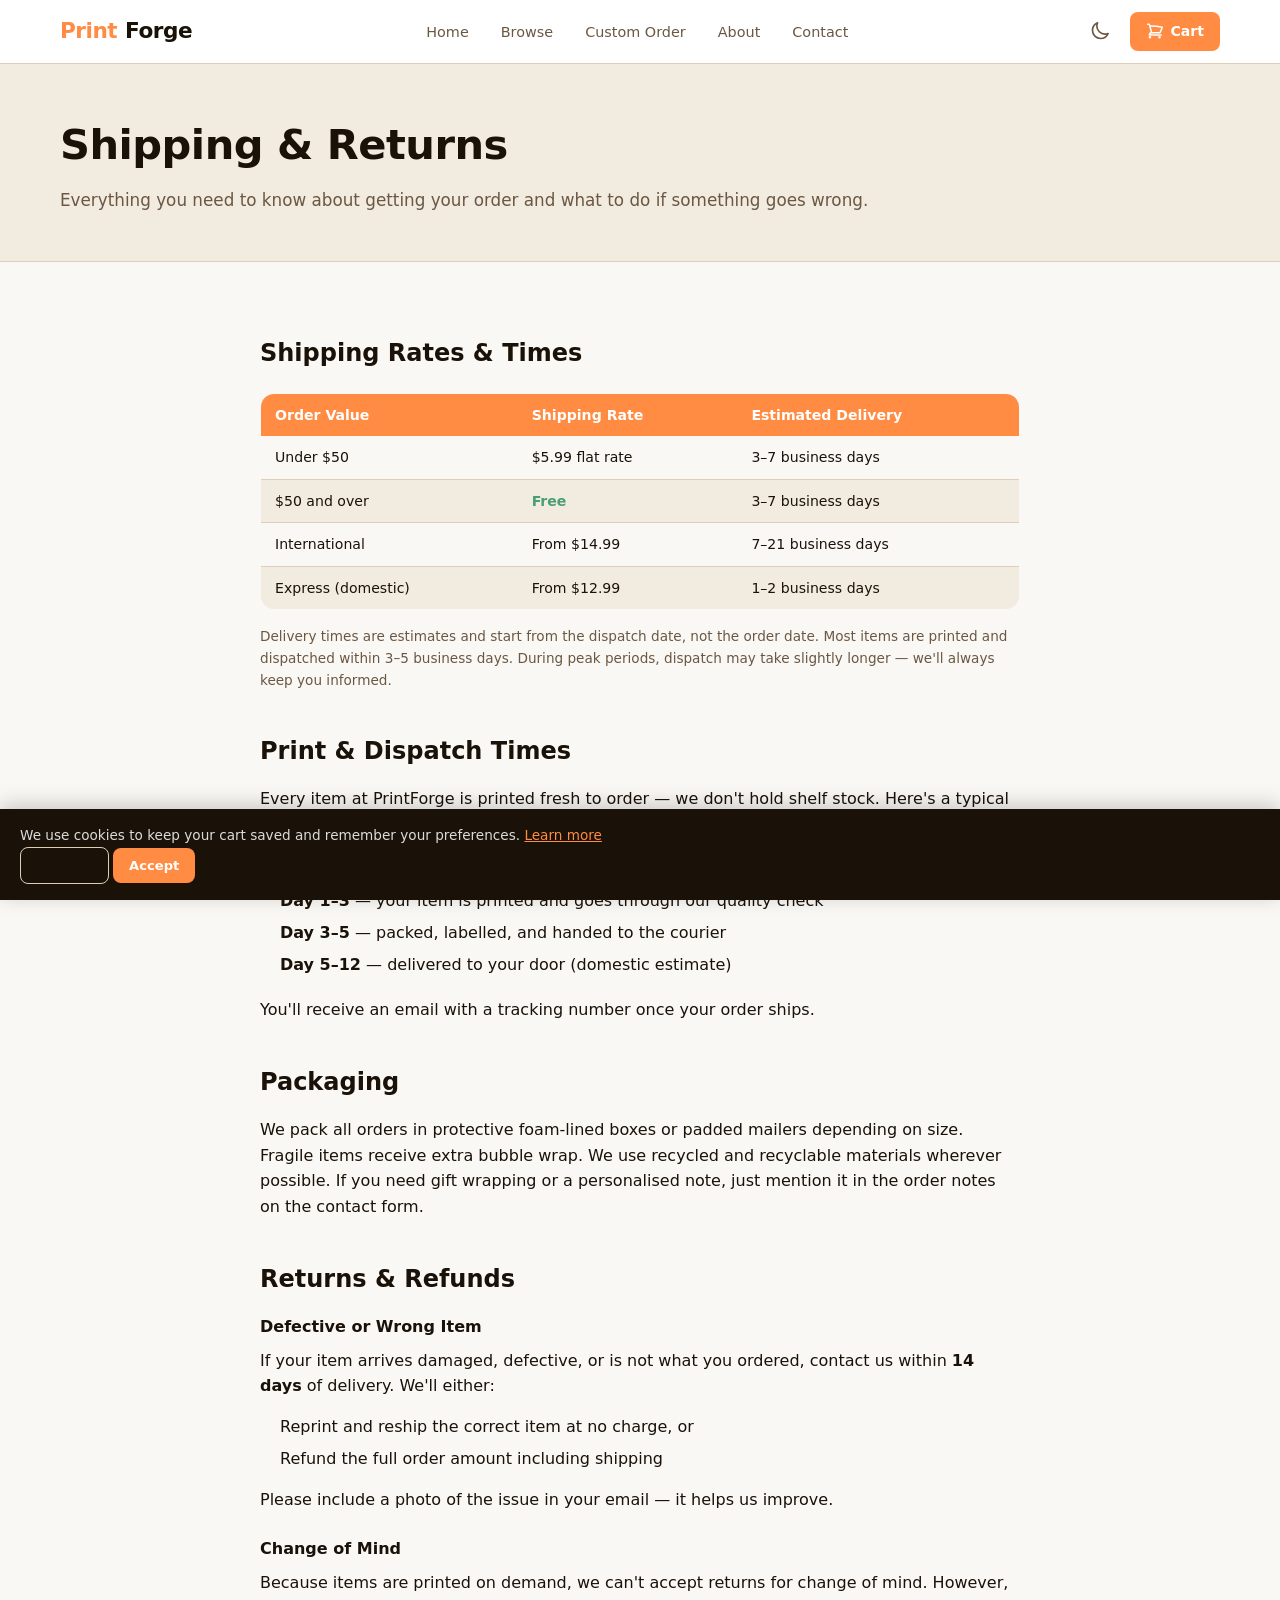
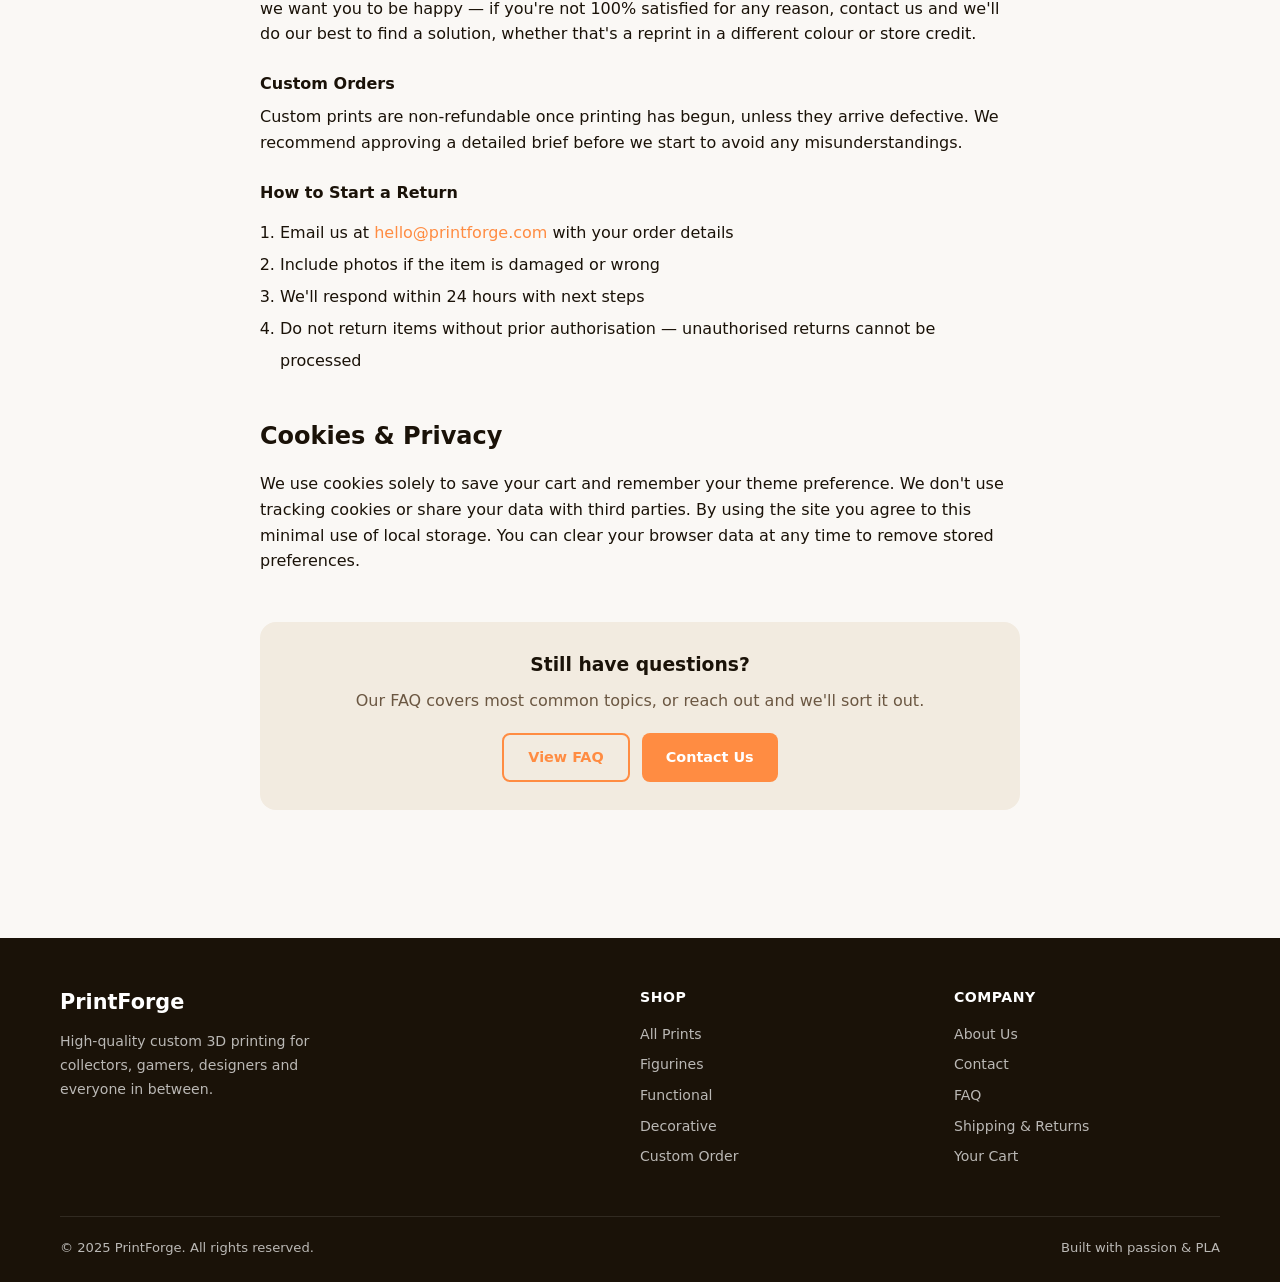
<file: shipping.html>
<!DOCTYPE html>
<html lang="en">
<head>
  <meta charset="UTF-8">
  <meta name="viewport" content="width=device-width, initial-scale=1.0">
  <title>Shipping &amp; Returns — PrintForge</title>
  <meta name="description" content="PrintForge shipping times, rates, and returns policy. Free shipping on orders over $50.">
  <link rel="icon" href="images/favicon.svg" type="image/svg+xml">
  <link rel="stylesheet" href="css/style.css">
  <script>if(localStorage.getItem('printforge_theme')==='dark')document.documentElement.setAttribute('data-theme','dark');</script>
</head>
<body>

  <!-- ── Navbar ─────────────────────────────────────────────── -->
  <nav class="navbar">
    <div class="container navbar__inner">
      <a href="index.html" class="navbar__logo">Print<span>Forge</span></a>
      <ul class="navbar__links">
        <li><a href="index.html">Home</a></li>
        <li><a href="browse.html">Browse</a></li>
        <li><a href="custom-order.html">Custom Order</a></li>
        <li><a href="about.html">About</a></li>
        <li><a href="contact.html">Contact</a></li>
      </ul>
      <div class="navbar__actions">
        <a href="cart.html" class="cart-btn" aria-label="View cart">
          <svg xmlns="http://www.w3.org/2000/svg" fill="none" viewBox="0 0 24 24" stroke-width="2" stroke="currentColor"><path stroke-linecap="round" stroke-linejoin="round" d="M2.25 3h1.386c.51 0 .955.343 1.087.835l.383 1.437M7.5 14.25a3 3 0 0 0-3 3h15.75m-12.75-3h11.218c1.121-2.3 2.1-4.684 2.924-7.138a60.114 60.114 0 0 0-16.536-1.84M7.5 14.25 5.106 5.272M6 20.25a.75.75 0 1 1-1.5 0 .75.75 0 0 1 1.5 0Zm12.75 0a.75.75 0 1 1-1.5 0 .75.75 0 0 1 1.5 0Z"/></svg>
          Cart
          <span id="cart-badge"></span>
        </a>
        <button class="hamburger" id="hamburger" aria-label="Open menu">
          <span></span><span></span><span></span>
        </button>
      </div>
    </div>
  </nav>
  <div class="mobile-nav" id="mobile-nav">
    <a href="index.html">Home</a>
    <a href="browse.html">Browse</a>
    <a href="custom-order.html">Custom Order</a>
    <a href="about.html">About</a>
    <a href="contact.html">Contact</a>
    <a href="cart.html">Cart</a>
  </div>

  <!-- ── Page Hero ───────────────────────────────────────────── -->
  <section class="page-hero">
    <div class="container">
      <h1>Shipping &amp; Returns</h1>
      <p>Everything you need to know about getting your order and what to do if something goes wrong.</p>
    </div>
  </section>

  <!-- ── Content ────────────────────────────────────────────── -->
  <section class="section">
    <div class="container" style="max-width:800px;">

      <!-- Shipping rates table -->
      <h2 style="margin-bottom:20px;">Shipping Rates &amp; Times</h2>
      <table class="shipping-table">
        <thead>
          <tr>
            <th>Order Value</th>
            <th>Shipping Rate</th>
            <th>Estimated Delivery</th>
          </tr>
        </thead>
        <tbody>
          <tr>
            <td>Under $50</td>
            <td>$5.99 flat rate</td>
            <td>3–7 business days</td>
          </tr>
          <tr>
            <td>$50 and over</td>
            <td><strong style="color:var(--clr-success);">Free</strong></td>
            <td>3–7 business days</td>
          </tr>
          <tr>
            <td>International</td>
            <td>From $14.99</td>
            <td>7–21 business days</td>
          </tr>
          <tr>
            <td>Express (domestic)</td>
            <td>From $12.99</td>
            <td>1–2 business days</td>
          </tr>
        </tbody>
      </table>

      <p style="font-size:.85rem;color:var(--clr-muted);margin-top:12px;">
        Delivery times are estimates and start from the dispatch date, not the order date. Most items are printed and dispatched within 3–5 business days. During peak periods, dispatch may take slightly longer — we'll always keep you informed.
      </p>

      <!-- Dispatch times -->
      <h2 style="margin:40px 0 16px;">Print &amp; Dispatch Times</h2>
      <p>Every item at PrintForge is printed fresh to order — we don't hold shelf stock. Here's a typical timeline:</p>
      <ul style="margin:16px 0 16px 20px;line-height:2;color:var(--clr-text);">
        <li><strong>Order received</strong> — we confirm via email within a few hours</li>
        <li><strong>Day 1–3</strong> — your item is printed and goes through our quality check</li>
        <li><strong>Day 3–5</strong> — packed, labelled, and handed to the courier</li>
        <li><strong>Day 5–12</strong> — delivered to your door (domestic estimate)</li>
      </ul>
      <p>You'll receive an email with a tracking number once your order ships.</p>

      <!-- Packaging -->
      <h2 style="margin:40px 0 16px;">Packaging</h2>
      <p>We pack all orders in protective foam-lined boxes or padded mailers depending on size. Fragile items receive extra bubble wrap. We use recycled and recyclable materials wherever possible. If you need gift wrapping or a personalised note, just mention it in the order notes on the contact form.</p>

      <!-- Returns -->
      <h2 style="margin:40px 0 16px;">Returns &amp; Refunds</h2>

      <h3 style="font-size:1rem;font-weight:700;margin-bottom:8px;">Defective or Wrong Item</h3>
      <p>If your item arrives damaged, defective, or is not what you ordered, contact us within <strong>14 days</strong> of delivery. We'll either:</p>
      <ul style="margin:12px 0 12px 20px;line-height:2;">
        <li>Reprint and reship the correct item at no charge, or</li>
        <li>Refund the full order amount including shipping</li>
      </ul>
      <p>Please include a photo of the issue in your email — it helps us improve.</p>

      <h3 style="font-size:1rem;font-weight:700;margin:24px 0 8px;">Change of Mind</h3>
      <p>Because items are printed on demand, we can't accept returns for change of mind. However, we want you to be happy — if you're not 100% satisfied for any reason, contact us and we'll do our best to find a solution, whether that's a reprint in a different colour or store credit.</p>

      <h3 style="font-size:1rem;font-weight:700;margin:24px 0 8px;">Custom Orders</h3>
      <p>Custom prints are non-refundable once printing has begun, unless they arrive defective. We recommend approving a detailed brief before we start to avoid any misunderstandings.</p>

      <h3 style="font-size:1rem;font-weight:700;margin:24px 0 8px;">How to Start a Return</h3>
      <ol style="margin:12px 0 12px 20px;line-height:2;">
        <li>Email us at <a href="mailto:hello@printforge.com" style="color:var(--clr-accent);">hello@printforge.com</a> with your order details</li>
        <li>Include photos if the item is damaged or wrong</li>
        <li>We'll respond within 24 hours with next steps</li>
        <li>Do not return items without prior authorisation — unauthorised returns cannot be processed</li>
      </ol>

      <!-- Cookies note -->
      <h2 style="margin:40px 0 16px;">Cookies &amp; Privacy</h2>
      <p>We use cookies solely to save your cart and remember your theme preference. We don't use tracking cookies or share your data with third parties. By using the site you agree to this minimal use of local storage. You can clear your browser data at any time to remove stored preferences.</p>

      <!-- CTA -->
      <div style="margin-top:48px;padding:28px;background:var(--clr-bg-alt);border-radius:16px;text-align:center;">
        <h3 style="margin-bottom:8px;">Still have questions?</h3>
        <p style="color:var(--clr-muted);margin-bottom:20px;">Our FAQ covers most common topics, or reach out and we'll sort it out.</p>
        <div style="display:flex;gap:12px;justify-content:center;flex-wrap:wrap;">
          <a href="faq.html" class="btn btn--outline">View FAQ</a>
          <a href="contact.html" class="btn btn--primary">Contact Us</a>
        </div>
      </div>

    </div>
  </section>

  <!-- ── Footer ─────────────────────────────────────────────── -->
  <footer class="footer" style="margin-top:56px;">
    <div class="container">
      <div class="footer__grid">
        <div class="footer__brand">
          <div class="footer__logo">PrintForge</div>
          <p>High-quality custom 3D printing for collectors, gamers, designers and everyone in between.</p>
          <div class="social-links">
            <a href="#" aria-label="Instagram"><svg xmlns="http://www.w3.org/2000/svg" viewBox="0 0 24 24" fill="currentColor"><path d="M12 2.163c3.204 0 3.584.012 4.85.07 3.252.148 4.771 1.691 4.919 4.919.058 1.265.069 1.645.069 4.849 0 3.205-.012 3.584-.069 4.849-.149 3.225-1.664 4.771-4.919 4.919-1.266.058-1.644.07-4.85.07-3.204 0-3.584-.012-4.849-.07-3.26-.149-4.771-1.699-4.919-4.92-.058-1.265-.07-1.644-.07-4.849 0-3.204.013-3.583.07-4.849.149-3.227 1.664-4.771 4.919-4.919 1.266-.057 1.645-.069 4.849-.069zM12 0C8.741 0 8.333.014 7.053.072 2.695.272.273 2.69.073 7.052.014 8.333 0 8.741 0 12c0 3.259.014 3.668.072 4.948.2 4.358 2.618 6.78 6.98 6.98C8.333 23.986 8.741 24 12 24c3.259 0 3.668-.014 4.948-.072 4.354-.2 6.782-2.618 6.979-6.98.059-1.28.073-1.689.073-4.948 0-3.259-.014-3.667-.072-4.947-.196-4.354-2.617-6.78-6.979-6.98C15.668.014 15.259 0 12 0zm0 5.838a6.162 6.162 0 1 0 0 12.324 6.162 6.162 0 0 0 0-12.324zM12 16a4 4 0 1 1 0-8 4 4 0 0 1 0 8zm6.406-11.845a1.44 1.44 0 1 0 0 2.881 1.44 1.44 0 0 0 0-2.881z"/></svg></a>
            <a href="#" aria-label="TikTok"><svg xmlns="http://www.w3.org/2000/svg" viewBox="0 0 24 24" fill="currentColor"><path d="M12.525.02c1.31-.02 2.61-.01 3.91-.02.08 1.53.63 3.09 1.75 4.17 1.12 1.11 2.7 1.62 4.24 1.79v4.03c-1.44-.05-2.89-.35-4.2-.97-.57-.26-1.1-.59-1.62-.93-.01 2.92.01 5.84-.02 8.75-.08 1.4-.54 2.79-1.35 3.94-1.31 1.92-3.58 3.17-5.91 3.21-1.43.08-2.86-.31-4.08-1.03-2.02-1.19-3.44-3.37-3.65-5.71-.02-.5-.03-1-.01-1.49.18-1.9 1.12-3.72 2.58-4.96 1.66-1.44 3.98-2.13 6.15-1.72.02 1.48-.04 2.96-.04 4.44-.99-.32-2.15-.23-3.02.37-.63.41-1.11 1.04-1.36 1.75-.21.51-.15 1.07-.14 1.61.24 1.64 1.82 3.02 3.5 2.87 1.12-.01 2.19-.66 2.77-1.61.19-.33.4-.67.41-1.06.1-1.79.06-3.57.07-5.36.01-4.03-.01-8.05.02-12.07z"/></svg></a>
            <a href="#" aria-label="Pinterest"><svg xmlns="http://www.w3.org/2000/svg" viewBox="0 0 24 24" fill="currentColor"><path d="M12 0C5.373 0 0 5.373 0 12c0 5.084 3.163 9.426 7.627 11.174-.105-.949-.2-2.405.042-3.441.218-.937 1.407-5.965 1.407-5.965s-.359-.719-.359-1.782c0-1.668.967-2.914 2.171-2.914 1.023 0 1.518.769 1.518 1.69 0 1.029-.655 2.568-.994 3.995-.283 1.194.599 2.169 1.777 2.169 2.133 0 3.772-2.249 3.772-5.495 0-2.873-2.064-4.882-5.012-4.882-3.414 0-5.418 2.561-5.418 5.207 0 1.031.397 2.138.893 2.738a.36.36 0 0 1 .083.345l-.333 1.36c-.053.22-.174.267-.402.161-1.499-.698-2.436-2.889-2.436-4.649 0-3.785 2.75-7.262 7.929-7.262 4.163 0 7.398 2.967 7.398 6.931 0 4.136-2.607 7.464-6.227 7.464-1.216 0-2.359-.632-2.75-1.378l-.748 2.853c-.271 1.043-1.002 2.35-1.492 3.146C9.57 23.812 10.763 24 12 24c6.627 0 12-5.373 12-12S18.627 0 12 0z"/></svg></a>
          </div>
        </div>
        <div class="footer__col">
          <h4>Shop</h4>
          <a href="browse.html">All Prints</a>
          <a href="browse.html?category=Figurines">Figurines</a>
          <a href="browse.html?category=Functional">Functional</a>
          <a href="browse.html?category=Decorative">Decorative</a>
          <a href="custom-order.html">Custom Order</a>
        </div>
        <div class="footer__col">
          <h4>Company</h4>
          <a href="about.html">About Us</a>
          <a href="contact.html">Contact</a>
          <a href="faq.html">FAQ</a>
          <a href="shipping.html">Shipping &amp; Returns</a>
          <a href="cart.html">Your Cart</a>
        </div>
      </div>
      <div class="footer__bottom">
        <span>&copy; 2025 PrintForge. All rights reserved.</span>
        <span>Built with passion &amp; PLA</span>
      </div>
    </div>
  </footer>

  <div id="toast"></div>
  <script src="js/data.js"></script>
  <script src="js/cart-store.js"></script>
  <script src="js/theme.js"></script>
  <script src="js/cookie-banner.js"></script>
  <script>
  document.addEventListener('DOMContentLoaded', () => {
    Cart.init();
    const btn = document.getElementById('hamburger');
    const nav = document.getElementById('mobile-nav');
    if (btn && nav) btn.addEventListener('click', () => nav.classList.toggle('open'));
  });
  </script>
</body>
</html>
</file>
<file: css/style.css>
/* ============================================================
   PrintForge — Main Stylesheet
   Theme: Clean / Minimal
   ============================================================ */

/* ── Custom Properties ─────────────────────────────────────── */
:root {
  --clr-bg:           #faf8f5;
  --clr-bg-alt:       #f2ebe0;
  --clr-accent:       #ff8c42;   /* molten orange */
  --clr-accent-dark:  #e8722c;
  --clr-accent-light: #fff0e0;
  --clr-text:         #1a1208;
  --clr-muted:        #6b5742;
  --clr-border:       #e0cdb8;
  --clr-surface:      #ffffff;
  --clr-danger:       #c95c72;
  --clr-success:      #4a9e6f;

  --radius:           8px;
  --radius-lg:        14px;
  --radius-xl:        20px;

  --shadow-sm:        0 1px 3px rgba(0,0,0,.08);
  --shadow-md:        0 4px 16px rgba(0,0,0,.10);
  --shadow-lg:        0 8px 32px rgba(0,0,0,.12);

  --nav-h:            64px;
  --container:        1200px;
  --gap:              24px;

  --transition:       0.22s ease;
}

/* ── Reset ─────────────────────────────────────────────────── */
*, *::before, *::after { box-sizing: border-box; margin: 0; padding: 0; }
html { scroll-behavior: smooth; }
body {
  font-family: system-ui, -apple-system, 'Segoe UI', Roboto, sans-serif;
  font-size: 16px;
  line-height: 1.6;
  color: var(--clr-text);
  background: var(--clr-bg);
}
img, svg { display: block; max-width: 100%; }
a { color: inherit; text-decoration: none; }
button { cursor: pointer; border: none; background: none; font: inherit; }
ul { list-style: none; }
input, textarea, select {
  font: inherit;
  border: 1px solid var(--clr-border);
  border-radius: var(--radius);
  padding: 10px 14px;
  outline: none;
  transition: border-color var(--transition), box-shadow var(--transition);
  background: var(--clr-bg);
  color: var(--clr-text);
  width: 100%;
}
input:focus, textarea:focus, select:focus {
  border-color: var(--clr-accent);
  box-shadow: 0 0 0 3px rgba(255,140,66,.2);
}

/* ── Utility ────────────────────────────────────────────────── */
.container {
  max-width: var(--container);
  margin-inline: auto;
  padding-inline: 20px;
}
.sr-only {
  position: absolute; width: 1px; height: 1px;
  padding: 0; margin: -1px; overflow: hidden; clip: rect(0,0,0,0); border: 0;
}
.section { padding-block: 72px; }
.section--alt  { background: var(--clr-bg-alt); }
.section--dark { background: #0d0d18; }
.section--dark .section__header h2 { color: #fff; }
.section--dark .section__header p   { color: rgba(255,255,255,.52); }
.section__header { text-align: center; margin-bottom: 48px; }
.section__header h2 {
  font-size: clamp(1.6rem, 3vw, 2.2rem);
  font-weight: 700;
  letter-spacing: -.5px;
  margin-bottom: 8px;
}
.section__header p { color: var(--clr-muted); max-width: 520px; margin-inline: auto; }

/* ── Buttons ────────────────────────────────────────────────── */
.btn {
  display: inline-flex;
  align-items: center;
  gap: 8px;
  padding: 11px 24px;
  border-radius: var(--radius);
  font-weight: 600;
  font-size: .9rem;
  transition: background var(--transition), color var(--transition),
              transform var(--transition), box-shadow var(--transition);
  white-space: nowrap;
}
.btn--primary {
  background: var(--clr-accent);
  color: #fff;
}
.btn--primary:hover {
  background: var(--clr-accent-dark);
  box-shadow: var(--shadow-md);
  transform: translateY(-1px);
}
.btn--outline {
  background: transparent;
  color: var(--clr-accent);
  border: 2px solid var(--clr-accent);
}
.btn--outline:hover {
  background: var(--clr-accent-light);
}
.btn--ghost {
  background: transparent;
  color: var(--clr-text);
  border: 1px solid var(--clr-border);
}
.btn--ghost:hover { background: var(--clr-bg-alt); }
.btn--danger {
  background: var(--clr-danger);
  color: #fff;
}
.btn--danger:hover { background: #dc2626; }
.btn--lg { padding: 14px 32px; font-size: 1rem; }
.btn--sm { padding: 7px 16px; font-size: .82rem; }

/* ── Navbar ─────────────────────────────────────────────────── */
.navbar {
  position: sticky;
  top: 0;
  z-index: 1000;
  height: var(--nav-h);
  background: rgba(255,255,255,.95);
  backdrop-filter: blur(10px);
  border-bottom: 1px solid var(--clr-border);
}
.navbar__inner {
  height: 100%;
  display: flex;
  align-items: center;
  justify-content: space-between;
  gap: 24px;
}
.navbar__logo {
  font-size: 1.35rem;
  font-weight: 800;
  letter-spacing: -.5px;
  color: var(--clr-accent);
  display: flex;
  align-items: center;
  gap: 8px;
}
.navbar__logo span { color: var(--clr-text); }
.navbar__links {
  display: flex;
  align-items: center;
  gap: 4px;
}
.navbar__links a {
  padding: 6px 14px;
  border-radius: var(--radius);
  font-size: .9rem;
  font-weight: 500;
  color: var(--clr-muted);
  transition: color var(--transition), background var(--transition);
}
.navbar__links a:hover,
.navbar__links a.active {
  color: var(--clr-text);
  background: var(--clr-bg-alt);
}
.navbar__actions { display: flex; align-items: center; gap: 12px; }
.cart-btn {
  position: relative;
  display: flex;
  align-items: center;
  gap: 6px;
  padding: 8px 16px;
  border-radius: var(--radius);
  background: var(--clr-accent);
  color: #fff;
  font-size: .88rem;
  font-weight: 600;
  transition: background var(--transition);
}
.cart-btn:hover { background: var(--clr-accent-dark); }
.cart-btn svg { width: 18px; height: 18px; }
#cart-badge {
  display: none;
  position: absolute;
  top: -6px; right: -6px;
  min-width: 18px; height: 18px;
  padding: 0 5px;
  border-radius: 999px;
  background: var(--clr-danger);
  color: #fff;
  font-size: .7rem;
  font-weight: 700;
  align-items: center;
  justify-content: center;
  line-height: 1;
}
.hamburger {
  display: none;
  flex-direction: column;
  gap: 5px;
  padding: 8px;
  border-radius: var(--radius);
}
.hamburger span {
  display: block;
  width: 22px; height: 2px;
  background: var(--clr-text);
  border-radius: 2px;
  transition: transform var(--transition), opacity var(--transition);
}

/* ── Mobile Nav ─────────────────────────────────────────────── */
.mobile-nav {
  display: none;
  position: fixed;
  inset: var(--nav-h) 0 0;
  background: rgba(255,255,255,.98);
  backdrop-filter: blur(10px);
  padding: 24px 20px;
  flex-direction: column;
  gap: 8px;
  z-index: 999;
}
.mobile-nav.open { display: flex; }
.mobile-nav a {
  padding: 14px 16px;
  border-radius: var(--radius);
  font-weight: 500;
  font-size: 1.05rem;
  color: var(--clr-text);
  border: 1px solid var(--clr-border);
}
.mobile-nav a:hover { background: var(--clr-bg-alt); }

@media (max-width: 768px) {
  .navbar__links { display: none; }
  .hamburger { display: flex; }
}

/* ── Footer ─────────────────────────────────────────────────── */
.footer {
  background: var(--clr-text);
  color: rgba(255,255,255,.7);
  padding-block: 48px 24px;
  margin-top: auto;
}
.footer__grid {
  display: grid;
  grid-template-columns: 2fr 1fr 1fr;
  gap: 48px;
  margin-bottom: 40px;
}
.footer__brand { }
.footer__logo {
  font-size: 1.3rem;
  font-weight: 800;
  color: #fff;
  margin-bottom: 10px;
}
.footer__brand p { font-size: .88rem; line-height: 1.7; max-width: 280px; }
.footer__col h4 { color: #fff; font-size: .88rem; font-weight: 700; margin-bottom: 14px; letter-spacing: .5px; text-transform: uppercase; }
.footer__col a {
  display: block;
  font-size: .88rem;
  margin-bottom: 8px;
  transition: color var(--transition);
}
.footer__col a:hover { color: #fff; }
.footer__bottom {
  border-top: 1px solid rgba(255,255,255,.1);
  padding-top: 20px;
  display: flex;
  justify-content: space-between;
  align-items: center;
  font-size: .82rem;
}
@media (max-width: 640px) {
  .footer__grid { grid-template-columns: 1fr; gap: 32px; }
  .footer__bottom { flex-direction: column; gap: 8px; text-align: center; }
}

/* ── Hero Carousel ──────────────────────────────────────────── */
.hero-carousel {
  position: relative;
  overflow: hidden;
  height: min(88vh, 860px);
  min-height: 500px;
  background: #0a0a12;
}
/* Animated canvas background */
.hero-canvas {
  position: absolute;
  top: -25%;
  left: 0;
  width: 100%;
  height: 150%;
  z-index: 0;
  pointer-events: none;
  will-change: transform;
}
.hero-carousel__track {
  display: flex;
  height: 100%;
  position: relative;
  z-index: 1;
  transition: transform 0.6s cubic-bezier(.4,0,.2,1);
}
.hero-slide {
  flex: 0 0 100%;
  height: 100%;
  position: relative;
  display: flex;
  align-items: center;
}
.hero-slide__overlay {
  position: absolute;
  inset: 0;
  background: linear-gradient(90deg, rgba(5,5,18,.72) 0%, rgba(5,5,18,.28) 55%, transparent 100%);
}
.hero-slide__content {
  position: relative;
  z-index: 2;
  padding-inline: 20px;
  max-width: var(--container);
  margin-inline: auto;
  width: 100%;
}
.hero-slide__eyebrow {
  display: inline-block;
  font-size: .8rem;
  font-weight: 700;
  letter-spacing: 2px;
  text-transform: uppercase;
  color: rgba(255,255,255,.7);
  margin-bottom: 12px;
}
.hero-slide__content h1 {
  font-size: clamp(2rem, 5vw, 3.4rem);
  font-weight: 800;
  color: #fff;
  line-height: 1.1;
  letter-spacing: -.5px;
  max-width: 560px;
  margin-bottom: 16px;
}
.hero-slide__content p {
  color: rgba(255,255,255,.85);
  font-size: clamp(.9rem, 2vw, 1.1rem);
  max-width: 440px;
  margin-bottom: 28px;
}
.hero-carousel__prev,
.hero-carousel__next {
  position: absolute;
  top: 50%;
  transform: translateY(-50%);
  z-index: 10;
  width: 44px; height: 44px;
  border-radius: 50%;
  background: rgba(255,255,255,.15);
  backdrop-filter: blur(6px);
  border: 1px solid rgba(255,255,255,.3);
  color: #fff;
  display: flex;
  align-items: center;
  justify-content: center;
  transition: background var(--transition);
}
.hero-carousel__prev:hover,
.hero-carousel__next:hover { background: rgba(255,255,255,.3); }
.hero-carousel__prev { left: 16px; }
.hero-carousel__next { right: 16px; }
.hero-carousel__prev svg,
.hero-carousel__next svg { width: 20px; height: 20px; }

.hero-carousel__dots {
  position: absolute;
  bottom: 20px;
  left: 50%;
  transform: translateX(-50%);
  display: flex;
  gap: 8px;
  z-index: 10;
}
.hero-dot {
  width: 8px; height: 8px;
  border-radius: 50%;
  background: rgba(255,255,255,.4);
  transition: background var(--transition), transform var(--transition);
}
.hero-dot.active {
  background: #fff;
  transform: scale(1.3);
}

/* ── Product Grid + Browse Card ─────────────────────────────── */
.product-grid {
  display: grid;
  grid-template-columns: repeat(3, 1fr);
  gap: 16px;
}
@media (max-width: 860px) {
  .product-grid { grid-template-columns: repeat(2, 1fr); }
}
/* Keep 2 cols on small screens — portrait cards work better than 1 wide card */
@media (max-width: 480px) {
  .product-grid { grid-template-columns: repeat(2, 1fr); gap: 10px; }
}

/* Browse card (overlay style — replaces product-card in browse.html) */
.browse-card {
  position: relative;
  overflow: hidden;
  border-radius: 12px;
  display: block;
  text-decoration: none;
  color: inherit;
  aspect-ratio: 3/4;
}
.browse-card__img {
  width: 100%;
  height: 100%;
  position: relative;
  overflow: hidden;
}
.browse-card__img img {
  width: 100%;
  height: 100%;
  object-fit: cover;
  display: block;
  transition: transform 0.55s cubic-bezier(.25,.46,.45,.94);
}
.browse-card:hover .browse-card__img img { transform: scale(1.06); }

/* Overlay — always shows name+price, description on hover */
.browse-card__overlay {
  position: absolute;
  inset: 0;
  display: flex;
  flex-direction: column;
  justify-content: flex-end;
  padding: 16px;
  background: linear-gradient(
    to top,
    rgba(5,5,18,.95) 0%,
    rgba(5,5,18,.52) 30%,
    rgba(5,5,18,.1)  54%,
    transparent 72%
  );
  transition: background .32s ease;
}
.browse-card:hover .browse-card__overlay {
  background: linear-gradient(
    to top,
    rgba(5,5,18,.98) 0%,
    rgba(5,5,18,.68) 38%,
    rgba(5,5,18,.20) 60%,
    transparent 78%
  );
}
.browse-card__cat {
  font-size: .63rem;
  font-weight: 700;
  letter-spacing: 1.5px;
  text-transform: uppercase;
  color: #ff7a1e;
  margin-bottom: 3px;
}
.browse-card__name {
  font-size: .92rem;
  font-weight: 700;
  color: #fff;
  margin: 0;
  line-height: 1.25;
}
.browse-card__desc {
  font-size: .74rem;
  color: rgba(255,255,255,.60);
  line-height: 1.42;
  display: -webkit-box;
  -webkit-line-clamp: 2;
  -webkit-box-orient: vertical;
  overflow: hidden;
  max-height: 0;
  opacity: 0;
  margin-top: 0;
  transition: max-height .34s ease, opacity .27s ease .06s, margin-top .27s ease;
}
.browse-card:hover .browse-card__desc {
  max-height: 3em;
  opacity: 1;
  margin-top: 6px;
}
.browse-card__price {
  font-size: .86rem;
  font-weight: 700;
  color: #ffb347;
  margin-top: 5px;
}
/* Out-of-stock treatment */
.browse-card--oos .browse-card__img img { opacity: .55; }
.browse-card__oos-label {
  position: absolute;
  top: 10px;
  left: 10px;
  font-size: .6rem;
  font-weight: 700;
  letter-spacing: 1px;
  text-transform: uppercase;
  padding: 3px 8px;
  border-radius: 20px;
  background: rgba(80,80,100,.5);
  border: 1px solid rgba(180,180,200,.25);
  color: rgba(255,255,255,.65);
  backdrop-filter: blur(6px);
}
.product-card {
  background: var(--clr-surface);
  border: 1.5px solid var(--clr-border);
  border-radius: var(--radius-lg);
  overflow: hidden;
  transition: box-shadow var(--transition), transform var(--transition), border-color var(--transition);
  display: flex;
  flex-direction: column;
  cursor: pointer;
  color: inherit;
}
a.product-card { display: flex; }
.product-card:hover { border-color: var(--clr-accent); }
.product-card:hover {
  box-shadow: var(--shadow-md);
  transform: translateY(-3px);
}
.product-card__img {
  aspect-ratio: 4/3;
  overflow: hidden;
  background: var(--clr-bg-alt);
}
.product-card__img img {
  width: 100%; height: 100%;
  object-fit: cover;
  transition: transform 0.4s ease;
}
.product-card:hover .product-card__img img { transform: scale(1.05); }
.product-card__body {
  padding: 16px;
  flex: 1;
  display: flex;
  flex-direction: column;
  gap: 6px;
}
.product-card__category {
  font-size: .72rem;
  font-weight: 700;
  letter-spacing: 1px;
  text-transform: uppercase;
  color: var(--clr-accent);
}
.product-card__name {
  font-size: 1rem;
  font-weight: 600;
  color: var(--clr-text);
}
.product-card__price {
  font-size: 1.1rem;
  font-weight: 700;
  color: var(--clr-text);
  margin-top: 4px;
}
.product-card__footer {
  padding: 12px 16px 16px;
}
.product-card__footer .btn { width: 100%; justify-content: center; }

/* ── Browse Filter Bar ──────────────────────────────────────── */
.filter-bar {
  display: flex;
  gap: 8px;
  flex-wrap: wrap;
  margin-bottom: 32px;
}
.filter-chip {
  padding: 8px 18px;
  border-radius: 999px;
  border: 1.5px solid var(--clr-border);
  font-size: .85rem;
  font-weight: 600;
  color: var(--clr-muted);
  background: var(--clr-bg);
  transition: all var(--transition);
}
.filter-chip:hover { border-color: var(--clr-accent); color: var(--clr-accent); }
.filter-chip.active {
  background: rgba(255,122,30,.11);
  border-color: var(--clr-accent);
  color: var(--clr-accent);
  box-shadow: 0 0 0 1px rgba(255,140,66,.18), 0 0 18px rgba(255,140,66,.18);
}

/* ── Product Image Gallery ──────────────────────────────────── */
.gallery {
  display: flex;
  flex-direction: column;
  gap: 12px;
}
.gallery__main {
  position: relative;
  aspect-ratio: 1;
  border-radius: var(--radius-lg);
  overflow: hidden;
  background: var(--clr-bg-alt);
  border: 1px solid var(--clr-border);
}
.gallery__main-track {
  display: flex;
  height: 100%;
  transition: transform 0.45s cubic-bezier(.4,0,.2,1);
}
.gallery__slide {
  flex: 0 0 100%;
  height: 100%;
}
.gallery__slide img {
  width: 100%; height: 100%;
  object-fit: cover;
}
.gallery__nav-btn {
  position: absolute;
  top: 50%;
  transform: translateY(-50%);
  z-index: 5;
  width: 36px; height: 36px;
  border-radius: 50%;
  background: rgba(255,255,255,.85);
  border: 1px solid var(--clr-border);
  display: flex;
  align-items: center;
  justify-content: center;
  transition: background var(--transition);
}
.gallery__nav-btn:hover { background: #fff; box-shadow: var(--shadow-sm); }
.gallery__nav-btn--prev { left: 10px; }
.gallery__nav-btn--next { right: 10px; }
.gallery__nav-btn svg { width: 16px; height: 16px; }

.gallery__thumbs {
  display: flex;
  gap: 8px;
}
.gallery__thumb {
  flex: 1;
  aspect-ratio: 1;
  border-radius: var(--radius);
  overflow: hidden;
  border: 2px solid transparent;
  cursor: pointer;
  transition: border-color var(--transition);
  background: var(--clr-bg-alt);
}
.gallery__thumb img {
  width: 100%; height: 100%;
  object-fit: cover;
  pointer-events: none;
}
.gallery__thumb.active { border-color: var(--clr-accent); }

/* ── Product Detail Page ────────────────────────────────────── */
.product-detail {
  display: grid;
  grid-template-columns: 1fr 1fr;
  gap: 56px;
  align-items: start;
  padding-block: 56px;
}
@media (max-width: 860px) {
  .product-detail { grid-template-columns: 1fr; gap: 32px; }
}
.product-detail__info { }
.product-detail__eyebrow {
  font-size: .78rem;
  font-weight: 700;
  letter-spacing: 1.5px;
  text-transform: uppercase;
  color: var(--clr-accent);
  margin-bottom: 8px;
}
.product-detail__title {
  font-size: clamp(1.6rem, 3vw, 2.2rem);
  font-weight: 800;
  letter-spacing: -.5px;
  margin-bottom: 12px;
}
.product-detail__price {
  font-size: 1.8rem;
  font-weight: 800;
  color: var(--clr-accent);
  margin-bottom: 20px;
}
.product-detail__desc {
  color: var(--clr-muted);
  line-height: 1.75;
  margin-bottom: 28px;
}
.product-detail__specs {
  background: var(--clr-bg-alt);
  border: 1px solid var(--clr-border);
  border-radius: var(--radius-lg);
  padding: 20px;
  margin-bottom: 28px;
}
.product-detail__specs h3 {
  font-size: .88rem;
  font-weight: 700;
  letter-spacing: .5px;
  text-transform: uppercase;
  color: var(--clr-muted);
  margin-bottom: 14px;
}
.spec-row {
  display: flex;
  justify-content: space-between;
  padding: 8px 0;
  border-bottom: 1px solid var(--clr-border);
  font-size: .9rem;
}
.spec-row:last-child { border-bottom: none; }
.spec-row dt { color: var(--clr-muted); }
.spec-row dd { font-weight: 600; text-align: right; }

/* ── Quantity + Add to Cart ─────────────────────────────────── */
.add-to-cart-zone {
  display: flex;
  gap: 12px;
  align-items: center;
  flex-wrap: wrap;
}
.qty-control {
  display: flex;
  align-items: center;
  border: 1.5px solid var(--clr-border);
  border-radius: var(--radius);
  overflow: hidden;
}
.qty-control button {
  width: 40px; height: 44px;
  font-size: 1.1rem;
  font-weight: 700;
  color: var(--clr-accent);
  background: var(--clr-bg-alt);
  transition: background var(--transition);
}
.qty-control button:hover { background: var(--clr-accent-light); }
.qty-control button:disabled { color: var(--clr-border); cursor: not-allowed; }
.qty-control input {
  width: 54px;
  text-align: center;
  border: none;
  border-radius: 0;
  border-left: 1.5px solid var(--clr-border);
  border-right: 1.5px solid var(--clr-border);
  font-weight: 700;
  padding: 0 8px;
  height: 44px;
}
.qty-control input:focus { box-shadow: none; }
.add-to-cart-zone .btn--primary { flex: 1; min-width: 160px; justify-content: center; }

.cart-feedback {
  display: none;
  align-items: center;
  gap: 8px;
  color: var(--clr-success);
  font-weight: 600;
  font-size: .9rem;
  margin-top: 12px;
}
.cart-feedback.show { display: flex; }
.cart-feedback svg { width: 18px; height: 18px; }

/* ── Cart Page ──────────────────────────────────────────────── */
.cart-layout {
  display: grid;
  grid-template-columns: 1fr 340px;
  gap: 32px;
  align-items: start;
  padding-block: 48px;
}
@media (max-width: 860px) {
  .cart-layout { grid-template-columns: 1fr; }
}
.cart-items { display: flex; flex-direction: column; gap: 16px; }
.cart-item {
  display: flex;
  gap: 16px;
  align-items: center;
  background: var(--clr-surface);
  border: 1px solid var(--clr-border);
  border-radius: var(--radius-lg);
  padding: 16px;
}
.cart-item__img {
  width: 88px; height: 88px;
  border-radius: var(--radius);
  overflow: hidden;
  flex-shrink: 0;
  background: var(--clr-bg-alt);
}
.cart-item__img img { width: 100%; height: 100%; object-fit: cover; }
.cart-item__info { flex: 1; }
.cart-item__name { font-weight: 700; margin-bottom: 2px; }
.cart-item__unit { font-size: .85rem; color: var(--clr-muted); }
.cart-item__controls {
  display: flex;
  align-items: center;
  gap: 12px;
  flex-shrink: 0;
  flex-wrap: wrap;
  justify-content: flex-end;
}
.cart-item__subtotal { font-weight: 700; font-size: 1.05rem; min-width: 70px; text-align: right; }
.cart-item__remove {
  color: var(--clr-danger);
  padding: 6px;
  border-radius: var(--radius);
  transition: background var(--transition);
}
.cart-item__remove:hover { background: #fee2e2; }
.cart-item__remove svg { width: 18px; height: 18px; }

.order-summary {
  background: var(--clr-bg-alt);
  border: 1px solid var(--clr-border);
  border-radius: var(--radius-lg);
  padding: 24px;
  position: sticky;
  top: calc(var(--nav-h) + 16px);
}
.order-summary h2 { font-size: 1.1rem; font-weight: 700; margin-bottom: 20px; }
.summary-row {
  display: flex;
  justify-content: space-between;
  font-size: .9rem;
  padding: 8px 0;
}
.summary-row--total {
  border-top: 2px solid var(--clr-border);
  margin-top: 8px;
  padding-top: 14px;
  font-weight: 800;
  font-size: 1.1rem;
  color: var(--clr-text);
}
.order-summary .btn { margin-top: 20px; width: 100%; justify-content: center; }
.order-note {
  margin-top: 14px;
  font-size: .78rem;
  color: var(--clr-muted);
  text-align: center;
  line-height: 1.5;
}

.cart-empty {
  text-align: center;
  padding: 80px 20px;
}
.cart-empty svg {
  width: 64px; height: 64px;
  color: var(--clr-border);
  margin: 0 auto 16px;
}
.cart-empty h2 { font-size: 1.4rem; margin-bottom: 8px; }
.cart-empty p { color: var(--clr-muted); margin-bottom: 24px; }

/* ── About Page ─────────────────────────────────────────────── */
.about-hero {
  background: linear-gradient(135deg, var(--clr-accent) 0%, var(--clr-accent-dark) 100%);
  color: #fff;
  padding: 80px 20px;
  text-align: center;
}
.about-hero h1 { font-size: clamp(2rem, 5vw, 3rem); font-weight: 800; margin-bottom: 14px; }
.about-hero p { font-size: 1.1rem; opacity: .88; max-width: 520px; margin-inline: auto; }

.values-grid {
  display: grid;
  grid-template-columns: repeat(auto-fill, minmax(220px, 1fr));
  gap: var(--gap);
}
.value-card {
  background: var(--clr-surface);
  border: 1px solid var(--clr-border);
  border-radius: var(--radius-lg);
  padding: 28px 22px;
  text-align: center;
}
.value-card__icon {
  width: 52px; height: 52px;
  border-radius: 14px;
  background: var(--clr-accent-light);
  display: flex;
  align-items: center;
  justify-content: center;
  margin: 0 auto 16px;
}
.value-card__icon svg { width: 26px; height: 26px; color: var(--clr-accent); }
.value-card h3 { font-size: 1rem; font-weight: 700; margin-bottom: 8px; }
.value-card p { font-size: .88rem; color: var(--clr-muted); line-height: 1.65; }

.materials-table {
  width: 100%;
  border-collapse: collapse;
  font-size: .9rem;
}
.materials-table th {
  background: var(--clr-accent);
  color: #fff;
  padding: 12px 16px;
  text-align: left;
  font-weight: 600;
}
.materials-table th:first-child { border-radius: var(--radius) 0 0 0; }
.materials-table th:last-child  { border-radius: 0 var(--radius) 0 0; }
.materials-table td { padding: 12px 16px; border-bottom: 1px solid var(--clr-border); }
.materials-table tr:last-child td { border-bottom: none; }
.materials-table tr:nth-child(even) td { background: var(--clr-bg-alt); }
.materials-wrapper {
  border: 1px solid var(--clr-border);
  border-radius: var(--radius-lg);
  overflow: hidden;
}

/* ── Contact Page ───────────────────────────────────────────── */
.contact-layout {
  display: grid;
  grid-template-columns: 1fr 420px;
  gap: 48px;
  align-items: start;
  padding-block: 56px;
}
@media (max-width: 860px) {
  .contact-layout { grid-template-columns: 1fr; }
}
.contact-form-wrap { }
.contact-form-wrap h1 { font-size: 2rem; font-weight: 800; margin-bottom: 8px; }
.contact-form-wrap > p { color: var(--clr-muted); margin-bottom: 32px; }
.form-group { margin-bottom: 18px; }
.form-group label {
  display: block;
  font-size: .85rem;
  font-weight: 600;
  margin-bottom: 6px;
  color: var(--clr-text);
}
.form-group label span { color: var(--clr-danger); }
textarea { resize: vertical; min-height: 130px; }
.form-row { display: grid; grid-template-columns: 1fr 1fr; gap: 16px; }
@media (max-width: 540px) { .form-row { grid-template-columns: 1fr; } }
.form-status {
  margin-top: 14px;
  padding: 12px 16px;
  border-radius: var(--radius);
  font-size: .9rem;
  font-weight: 500;
  display: none;
}
.form-status.success {
  display: block;
  background: #d1fae5;
  color: #065f46;
  border: 1px solid #a7f3d0;
}
.form-status.error {
  display: block;
  background: #fee2e2;
  color: #991b1b;
  border: 1px solid #fca5a5;
}

.contact-info {
  background: var(--clr-bg-alt);
  border: 1px solid var(--clr-border);
  border-radius: var(--radius-xl);
  padding: 32px;
  position: sticky;
  top: calc(var(--nav-h) + 20px);
}
.contact-info h2 { font-size: 1.2rem; font-weight: 700; margin-bottom: 24px; }
.contact-item {
  display: flex;
  gap: 14px;
  margin-bottom: 20px;
}
.contact-item__icon {
  width: 40px; height: 40px;
  border-radius: 10px;
  background: var(--clr-accent-light);
  display: flex;
  align-items: center;
  justify-content: center;
  flex-shrink: 0;
}
.contact-item__icon svg { width: 20px; height: 20px; color: var(--clr-accent); }
.contact-item__text h4 { font-size: .88rem; font-weight: 700; margin-bottom: 2px; }
.contact-item__text p, .contact-item__text a {
  font-size: .85rem;
  color: var(--clr-muted);
  transition: color var(--transition);
}
.contact-item__text a:hover { color: var(--clr-accent); }

/* ── Page Hero (shared — all pages except browse) ────────────── */
.page-hero {
  background: var(--clr-bg-alt);
  border-bottom: 1px solid var(--clr-border);
  padding: 48px 20px;
}
.page-hero h1 {
  font-size: clamp(1.8rem, 4vw, 2.6rem);
  font-weight: 800;
  letter-spacing: -.5px;
  margin-bottom: 8px;
}
.page-hero p { color: var(--clr-muted); font-size: 1.05rem; }

/* ── Browse Hero (browse page — dark animated) ───────────────── */
.browse-hero {
  position: relative;
  overflow: hidden;
  background: #0d0d18;
  padding: 72px 20px 68px;
  text-align: center;
}
/* Drifting dot grid */
.browse-hero::before {
  content: '';
  position: absolute;
  inset: -44px;
  background-image: radial-gradient(circle, rgba(255,122,30,0.052) 1px, transparent 1px);
  background-size: 44px 44px;
  animation: browseGridDrift 20s linear infinite;
  pointer-events: none;
}
/* Ambient glow blobs */
.browse-hero::after {
  content: '';
  position: absolute;
  inset: 0;
  background:
    radial-gradient(ellipse 70% 160% at 12% 55%, rgba(255,122,30,.07) 0%, transparent 68%),
    radial-gradient(ellipse 55% 140% at 88% 25%, rgba(255,175,65,.055) 0%, transparent 68%);
  animation: browseGlowPulse 7s ease-in-out infinite alternate;
  pointer-events: none;
}
@keyframes browseGridDrift {
  0%   { background-position: 0 0; }
  100% { background-position: 44px 44px; }
}
@keyframes browseGlowPulse {
  0%   { opacity: .6; }
  100% { opacity: 1;  }
}
@media (prefers-reduced-motion: reduce) {
  .browse-hero::before,
  .browse-hero::after { animation: none; }
}
.browse-hero__text {
  position: relative;
  z-index: 1;
  transition: opacity .22s ease, transform .22s ease;
}
.browse-hero__text.updating {
  opacity: 0;
  transform: translateY(10px);
}
.browse-hero h1 {
  font-size: clamp(1.8rem, 4vw, 2.8rem);
  font-weight: 800;
  letter-spacing: -.5px;
  color: #fff;
  margin-bottom: 10px;
}
.browse-hero p {
  color: rgba(255,255,255,.52);
  font-size: 1.05rem;
  max-width: 500px;
  margin-inline: auto;
}

/* ── Breadcrumb ─────────────────────────────────────────────── */
.breadcrumb {
  display: flex;
  gap: 8px;
  font-size: .82rem;
  color: var(--clr-muted);
  padding: 14px 0;
  align-items: center;
}
.breadcrumb a:hover { color: var(--clr-accent); }
.breadcrumb span { color: var(--clr-border); }

/* ── Featured Showcase (home) ───────────────────────────────── */
.featured-showcase {
  display: grid;
  grid-template-columns: 1.75fr 1fr;
  gap: 16px;
  height: min(560px, 66vw);
  min-height: 420px;
}
.showcase-sidebar {
  display: grid;
  grid-template-rows: 1fr 1fr;
  gap: 16px;
}

/* Card shell */
.showcase-card {
  position: relative;
  overflow: hidden;
  border-radius: 14px;
  display: block;
  text-decoration: none;
  color: inherit;
  height: 100%;
}

/* Image wrapper */
.showcase-card__img {
  width: 100%;
  height: 100%;
  position: relative;
  overflow: hidden;
}
.showcase-card__img img {
  width: 100%;
  height: 100%;
  object-fit: cover;
  display: block;
  transition: transform 0.65s cubic-bezier(.25,.46,.45,.94);
}
.showcase-card:hover .showcase-card__img img { transform: scale(1.07); }

/* Overlay */
.showcase-card__overlay {
  position: absolute;
  inset: 0;
  display: flex;
  flex-direction: column;
  justify-content: flex-end;
  padding: 22px;
  background: linear-gradient(
    to top,
    rgba(5,5,18,.96) 0%,
    rgba(5,5,18,.58) 34%,
    rgba(5,5,18,.14) 60%,
    transparent 80%
  );
  transition: background 0.4s ease;
}
.showcase-card:hover .showcase-card__overlay {
  background: linear-gradient(
    to top,
    rgba(5,5,18,.99) 0%,
    rgba(5,5,18,.72) 42%,
    rgba(5,5,18,.24) 66%,
    transparent 86%
  );
}

/* Overlay text */
.showcase-card__cat {
  font-size: .68rem;
  font-weight: 700;
  letter-spacing: 1.5px;
  text-transform: uppercase;
  color: #ff7a1e;
  display: block;
  margin-bottom: 5px;
}
.showcase-card__name {
  font-size: 1.1rem;
  font-weight: 700;
  color: #fff;
  line-height: 1.2;
  margin: 0;
}
.showcase-card--spotlight .showcase-card__name {
  font-size: clamp(1.15rem, 1.8vw, 1.55rem);
}
.showcase-card__desc {
  font-size: .8rem;
  color: rgba(255,255,255,.65);
  line-height: 1.45;
  display: -webkit-box;
  -webkit-line-clamp: 2;
  -webkit-box-orient: vertical;
  overflow: hidden;
  max-height: 0;
  opacity: 0;
  margin-top: 0;
  transition: max-height 0.38s ease, opacity 0.32s ease 0.06s, margin-top 0.32s ease;
}
.showcase-card:hover .showcase-card__desc {
  max-height: 3.5em;
  opacity: 1;
  margin-top: 8px;
}
.showcase-card__price {
  font-size: .88rem;
  font-weight: 700;
  color: #ffb347;
  opacity: 0;
  transform: translateY(6px);
  margin-top: 0;
  transition: opacity 0.28s ease 0.14s, transform 0.28s ease 0.14s;
}
.showcase-card:hover .showcase-card__price {
  opacity: 1;
  transform: translateY(0);
  margin-top: 10px;
}

/* Arrow badge (top-right) */
.showcase-card__arrow {
  position: absolute;
  top: 14px;
  right: 14px;
  width: 30px;
  height: 30px;
  border-radius: 50%;
  background: rgba(255,122,30,.12);
  border: 1px solid rgba(255,122,30,.28);
  display: flex;
  align-items: center;
  justify-content: center;
  opacity: 0;
  transform: scale(0.75) translateY(-4px);
  transition: opacity 0.28s ease, transform 0.28s ease;
  backdrop-filter: blur(4px);
}
.showcase-card:hover .showcase-card__arrow {
  opacity: 1;
  transform: scale(1) translateY(0);
}
.showcase-card__arrow svg { width: 13px; height: 13px; color: #ff7a1e; }

/* Top-left badge */
.showcase-card__badge {
  position: absolute;
  top: 14px;
  left: 14px;
  font-size: .62rem;
  font-weight: 700;
  letter-spacing: 1px;
  text-transform: uppercase;
  padding: 3px 9px;
  border-radius: 20px;
  backdrop-filter: blur(6px);
}
.showcase-card__badge--bestseller {
  background: rgba(255,122,30,.22);
  border: 1px solid rgba(255,122,30,.45);
  color: #ff7a1e;
}
.showcase-card__badge--new {
  background: rgba(80,200,130,.18);
  border: 1px solid rgba(80,200,130,.38);
  color: #4ecca3;
}

/* Scroll reveal */
.reveal-card {
  opacity: 0;
  transform: translateY(38px);
  transition: opacity 0.62s ease, transform 0.62s cubic-bezier(.25,.46,.45,.94);
}
.reveal-card.revealed { opacity: 1; transform: translateY(0); }

/* Responsive */
@media (max-width: 860px) {
  .featured-showcase {
    grid-template-columns: 1fr;
    height: auto;
    min-height: unset;
  }
  .showcase-card--spotlight {
    aspect-ratio: 16/7;
    height: auto;
  }
  .showcase-card--spotlight .showcase-card__img { aspect-ratio: unset; height: 100%; }
  .showcase-sidebar {
    grid-template-rows: unset;
    grid-template-columns: 1fr 1fr;
  }
  .showcase-sidebar .showcase-card {
    height: auto;
    aspect-ratio: 3/2;
  }
  .showcase-sidebar .showcase-card__img { aspect-ratio: unset; height: 100%; }
}
@media (max-width: 540px) {
  .showcase-sidebar { grid-template-columns: 1fr; }
  .showcase-card__desc,
  .showcase-card:hover .showcase-card__desc {
    max-height: none;
    opacity: 1;
    margin-top: 6px;
  }
  .showcase-card__price,
  .showcase-card:hover .showcase-card__price {
    opacity: 1;
    transform: none;
    margin-top: 6px;
  }
}

/* ── USP Strip (home) ───────────────────────────────────────── */
.usp-strip {
  display: grid;
  grid-template-columns: repeat(4, 1fr);
  gap: var(--gap);
}
@media (max-width: 860px) {
  .usp-strip { grid-template-columns: 1fr 1fr; }
}
@media (max-width: 480px) {
  .usp-strip { grid-template-columns: 1fr; }
}
.usp-item {
  display: flex;
  align-items: flex-start;
  gap: 14px;
  padding: 20px;
  border-radius: var(--radius-lg);
  background: var(--clr-surface);
  border: 1px solid var(--clr-border);
}
.usp-item__icon {
  width: 44px; height: 44px;
  border-radius: 12px;
  background: var(--clr-accent-light);
  display: flex;
  align-items: center;
  justify-content: center;
  flex-shrink: 0;
}
.usp-item__icon svg { width: 22px; height: 22px; color: var(--clr-accent); }
.usp-item h4 { font-size: .9rem; font-weight: 700; margin-bottom: 3px; }
.usp-item p { font-size: .8rem; color: var(--clr-muted); }

/* ── Toast Notification ─────────────────────────────────────── */
#toast {
  position: fixed;
  bottom: 24px;
  right: 24px;
  background: var(--clr-text);
  color: #fff;
  padding: 14px 20px;
  border-radius: var(--radius-lg);
  box-shadow: var(--shadow-lg);
  font-size: .9rem;
  font-weight: 500;
  z-index: 2000;
  transform: translateY(20px);
  opacity: 0;
  transition: transform 0.3s ease, opacity 0.3s ease;
  max-width: 300px;
  pointer-events: none;
}
#toast.show {
  transform: translateY(0);
  opacity: 1;
}

/* ── Search Box ─────────────────────────────────────────────── */
.search-box {
  position: relative;
  max-width: 400px;
}
.search-box svg {
  position: absolute;
  left: 12px;
  top: 50%;
  transform: translateY(-50%);
  width: 18px; height: 18px;
  color: var(--clr-muted);
  pointer-events: none;
}
.search-box input { padding-left: 40px; }

/* ── No Results ─────────────────────────────────────────────── */
.no-results {
  text-align: center;
  padding: 60px 20px;
  color: var(--clr-muted);
  grid-column: 1/-1;
}
.no-results svg { width: 48px; height: 48px; margin: 0 auto 12px; opacity: .4; }

/* ── Responsive Typography ──────────────────────────────────── */
@media (max-width: 640px) {
  .section { padding-block: 48px; }
  .product-detail { padding-block: 32px; }
  .contact-layout { padding-block: 32px; }
}

/* ── Product Badges ─────────────────────────────────────────── */
.card-badges {
  display: flex;
  gap: 5px;
  margin-bottom: 6px;
  flex-wrap: wrap;
}
.badge {
  font-size: .68rem;
  font-weight: 700;
  letter-spacing: .6px;
  text-transform: uppercase;
  padding: 2px 8px;
  border-radius: 999px;
}
.badge--bestseller {
  background: var(--clr-accent-light);
  color: var(--clr-accent-dark);
}
.badge--new {
  background: #d1fae5;
  color: #065f46;
}
[data-theme="dark"] .badge--new {
  background: #0d3321;
  color: #6ee7b7;
}
.badge--out {
  background: #fee2e2;
  color: #991b1b;
}
[data-theme="dark"] .badge--out {
  background: #3b0f0f;
  color: #fca5a5;
}

/* ── How It Works ───────────────────────────────────────────── */
.steps-grid {
  display: grid;
  grid-template-columns: repeat(3, 1fr);
  gap: var(--gap);
  position: relative;
}
@media (max-width: 700px) { .steps-grid { grid-template-columns: 1fr; } }
.step-card {
  text-align: center;
  padding: 32px 20px;
  background: var(--clr-surface);
  border: 1.5px solid var(--clr-border);
  border-radius: var(--radius-lg);
  position: relative;
}
.step-card__number {
  width: 48px; height: 48px;
  border-radius: 50%;
  background: var(--clr-accent);
  color: #fff;
  font-size: 1.1rem;
  font-weight: 800;
  display: flex;
  align-items: center;
  justify-content: center;
  margin: 0 auto 16px;
}
.step-card__icon {
  font-size: 1.8rem;
  margin-bottom: 12px;
}
.step-card h3 { font-size: 1rem; font-weight: 700; margin-bottom: 8px; }
.step-card p  { font-size: .88rem; color: var(--clr-muted); line-height: 1.65; }

/* ── Testimonials ───────────────────────────────────────────── */
.testimonials-grid {
  display: grid;
  grid-template-columns: repeat(3, 1fr);
  gap: var(--gap);
}
@media (max-width: 860px) { .testimonials-grid { grid-template-columns: 1fr; } }
.testimonial-card {
  background: var(--clr-surface);
  border: 1.5px solid var(--clr-border);
  border-radius: var(--radius-lg);
  padding: 24px;
  display: flex;
  flex-direction: column;
  gap: 12px;
}
.testimonial-stars { color: var(--clr-accent); font-size: 1rem; letter-spacing: 2px; }
.testimonial-body {
  font-size: .92rem;
  color: var(--clr-muted);
  line-height: 1.7;
  flex: 1;
  font-style: italic;
}
.testimonial-author {
  display: flex;
  align-items: center;
  gap: 10px;
}
.testimonial-avatar {
  width: 36px; height: 36px;
  border-radius: 50%;
  background: var(--clr-accent-light);
  display: flex;
  align-items: center;
  justify-content: center;
  font-size: .85rem;
  font-weight: 700;
  color: var(--clr-accent-dark);
  flex-shrink: 0;
}
.testimonial-author-info strong { display: block; font-size: .88rem; font-weight: 700; }
.testimonial-author-info span { font-size: .78rem; color: var(--clr-muted); }

/* ── Newsletter Section ─────────────────────────────────────── */
.newsletter-section {
  background: var(--clr-accent);
  padding: 56px 20px;
  text-align: center;
}
.newsletter-section h2 {
  font-size: clamp(1.4rem, 3vw, 2rem);
  font-weight: 800;
  color: #fff;
  margin-bottom: 8px;
}
.newsletter-section p { color: rgba(255,255,255,.82); margin-bottom: 24px; }
.newsletter-form {
  display: flex;
  gap: 10px;
  max-width: 420px;
  margin-inline: auto;
  flex-wrap: wrap;
  justify-content: center;
}
.newsletter-form input {
  flex: 1;
  min-width: 220px;
  background: rgba(255,255,255,.15);
  border: 1.5px solid rgba(255,255,255,.4);
  color: #fff;
  border-radius: var(--radius);
}
.newsletter-form input::placeholder { color: rgba(255,255,255,.6); }
.newsletter-form input:focus { border-color: #fff; box-shadow: 0 0 0 3px rgba(255,255,255,.2); }
.newsletter-form .btn {
  background: #fff;
  color: var(--clr-accent-dark);
  font-weight: 700;
}
.newsletter-form .btn:hover { background: var(--clr-accent-light); }

/* ── Related Products ───────────────────────────────────────── */
.related-products { padding-block: 48px 64px; }
.related-products h2 {
  font-size: 1.3rem;
  font-weight: 700;
  margin-bottom: 24px;
}
.related-grid {
  display: grid;
  grid-template-columns: repeat(3, 1fr);
  gap: var(--gap);
}
@media (max-width: 700px) { .related-grid { grid-template-columns: 1fr 1fr; } }

/* ── Cookie Banner ──────────────────────────────────────────── */
#cookie-banner {
  position: fixed;
  bottom: 0;
  left: 0; right: 0;
  z-index: 1500;
  background: var(--clr-text);
  color: rgba(255,255,255,.85);
  padding: 16px 20px;
  display: flex;
  align-items: center;
  gap: 16px;
  flex-wrap: wrap;
  justify-content: space-between;
  font-size: .85rem;
  box-shadow: 0 -4px 20px rgba(0,0,0,.2);
  transform: translateY(0);
  transition: transform 0.3s ease;
}
#cookie-banner.hidden { transform: translateY(110%); }
#cookie-banner p { margin: 0; flex: 1; min-width: 200px; }
#cookie-banner a { color: var(--clr-accent); text-decoration: underline; }
.cookie-btns { display: flex; gap: 8px; flex-shrink: 0; }
.cookie-btn {
  padding: 8px 18px;
  border-radius: var(--radius);
  font-size: .82rem;
  font-weight: 700;
  cursor: pointer;
  transition: background var(--transition);
}
.cookie-btn--accept {
  background: var(--clr-accent);
  color: #fff;
  border: none;
}
.cookie-btn--accept:hover { background: var(--clr-accent-dark); }
.cookie-btn--decline {
  background: transparent;
  color: rgba(255,255,255,.7);
  border: 1px solid rgba(255,255,255,.3);
}
.cookie-btn--decline:hover { background: rgba(255,255,255,.1); }

/* ── Social Links ───────────────────────────────────────────── */
.social-links { display: flex; gap: 10px; margin-top: 16px; }
.social-link {
  width: 34px; height: 34px;
  border-radius: 8px;
  background: rgba(255,255,255,.1);
  display: flex;
  align-items: center;
  justify-content: center;
  color: rgba(255,255,255,.7);
  transition: background var(--transition), color var(--transition);
}
.social-link:hover { background: rgba(255,255,255,.2); color: #fff; }
.social-link svg { width: 17px; height: 17px; }

/* ── FAQ Page ───────────────────────────────────────────────── */
.faq-list { display: flex; flex-direction: column; gap: 12px; }
.faq-item {
  background: var(--clr-surface);
  border: 1.5px solid var(--clr-border);
  border-radius: var(--radius-lg);
  overflow: hidden;
}
.faq-question {
  width: 100%;
  text-align: left;
  padding: 18px 20px;
  font-size: .95rem;
  font-weight: 600;
  color: var(--clr-text);
  display: flex;
  justify-content: space-between;
  align-items: center;
  gap: 12px;
  cursor: pointer;
  background: none;
  transition: background var(--transition);
}
.faq-question:hover { background: var(--clr-bg-alt); }
.faq-question svg {
  width: 18px; height: 18px;
  color: var(--clr-accent);
  flex-shrink: 0;
  transition: transform 0.25s ease;
}
.faq-item.open .faq-question svg { transform: rotate(180deg); }
.faq-answer {
  max-height: 0;
  overflow: hidden;
  transition: max-height 0.3s ease;
}
.faq-answer-inner {
  padding: 0 20px 18px;
  font-size: .9rem;
  color: var(--clr-muted);
  line-height: 1.75;
}
.faq-answer-inner a { color: var(--clr-accent); text-decoration: underline; }

/* ── Custom Order Page ──────────────────────────────────────── */
.custom-order-layout {
  display: grid;
  grid-template-columns: 1fr 360px;
  gap: 48px;
  align-items: start;
  padding-block: 56px;
}
@media (max-width: 860px) { .custom-order-layout { grid-template-columns: 1fr; } }
.process-steps { display: flex; flex-direction: column; gap: 16px; margin-top: 24px; }
.process-step {
  display: flex;
  gap: 14px;
  align-items: flex-start;
}
.process-step__num {
  width: 28px; height: 28px;
  border-radius: 50%;
  background: var(--clr-accent);
  color: #fff;
  font-size: .78rem;
  font-weight: 800;
  display: flex;
  align-items: center;
  justify-content: center;
  flex-shrink: 0;
  margin-top: 2px;
}
.process-step__text h4 { font-size: .9rem; font-weight: 700; margin-bottom: 3px; }
.process-step__text p { font-size: .83rem; color: var(--clr-muted); }

/* ── Shipping Page ──────────────────────────────────────────── */
.policy-section { margin-bottom: 40px; }
.policy-section h2 {
  font-size: 1.2rem;
  font-weight: 700;
  margin-bottom: 12px;
  padding-bottom: 8px;
  border-bottom: 2px solid var(--clr-border);
}
.policy-section p, .policy-section li {
  font-size: .9rem;
  color: var(--clr-muted);
  line-height: 1.8;
  margin-bottom: 8px;
}
.policy-section ul { padding-left: 20px; }
.policy-section li { list-style: disc; }
.shipping-table {
  width: 100%;
  border-collapse: collapse;
  font-size: .88rem;
  border: 1.5px solid var(--clr-border);
  border-radius: var(--radius-lg);
  overflow: hidden;
  margin-bottom: 16px;
}
.shipping-table th {
  background: var(--clr-accent);
  color: #fff;
  padding: 10px 14px;
  text-align: left;
  font-weight: 600;
}
.shipping-table td { padding: 10px 14px; border-bottom: 1px solid var(--clr-border); }
.shipping-table tr:last-child td { border-bottom: none; }
.shipping-table tr:nth-child(even) td { background: var(--clr-bg-alt); }

/* ── Theme Toggle Button ─────────────────────────────────────── */
.theme-toggle-btn {
  width: 36px; height: 36px;
  border-radius: var(--radius);
  display: flex;
  align-items: center;
  justify-content: center;
  color: var(--clr-muted);
  transition: background var(--transition), color var(--transition);
  flex-shrink: 0;
}
.theme-toggle-btn:hover {
  background: var(--clr-bg-alt);
  color: var(--clr-text);
}
.theme-toggle-btn svg { width: 20px; height: 20px; }

/* ── Dark Mode ───────────────────────────────────────────────── */
[data-theme="dark"] {
  --clr-bg:           #0d0a08;
  --clr-bg-alt:       #181108;
  --clr-accent:       #ff8c42;   /* same orange — pops on dark too */
  --clr-accent-dark:  #e8722c;
  --clr-accent-light: #2e1a06;
  --clr-text:         #f5ede0;
  --clr-muted:        #9e8060;
  --clr-border:       #2e1e0e;
  --clr-surface:      #130e08;
  --clr-danger:       #ff6b8a;
  --clr-success:      #52c788;
}

/* Navbar glass on dark */
[data-theme="dark"] .navbar {
  background: rgba(13,17,23,.96);
  border-bottom-color: var(--clr-border);
}

/* Mobile nav on dark */
[data-theme="dark"] .mobile-nav {
  background: rgba(13,17,23,.98);
}

/* Footer is dark in both modes — keep consistent */
[data-theme="dark"] .footer {
  background: #060400;
}

/* About hero gradient on dark */
[data-theme="dark"] .about-hero {
  background: linear-gradient(135deg, #7c3210 0%, #3d1506 100%);
}

/* Page hero on dark */
[data-theme="dark"] .page-hero {
  background: var(--clr-bg-alt);
  border-bottom-color: var(--clr-border);
}

/* Input focus ring on dark */
[data-theme="dark"] input:focus,
[data-theme="dark"] textarea:focus,
[data-theme="dark"] select:focus {
  box-shadow: 0 0 0 3px rgba(255,140,66,.22);
}

/* Cart item remove hover on dark */
[data-theme="dark"] .cart-item__remove:hover {
  background: rgba(248,113,113,.12);
}

/* Hero carousel prev/next arrows on dark */
[data-theme="dark"] .hero-carousel__prev,
[data-theme="dark"] .hero-carousel__next {
  background: rgba(255,255,255,.1);
  border-color: rgba(255,255,255,.2);
}
[data-theme="dark"] .hero-carousel__prev:hover,
[data-theme="dark"] .hero-carousel__next:hover {
  background: rgba(255,255,255,.2);
}

/* Materials table zebra on dark */
[data-theme="dark"] .materials-table tr:nth-child(even) td {
  background: var(--clr-bg-alt);
}

/* Toast on dark */
[data-theme="dark"] #toast {
  background: #f0f4ff;
  color: #0d1117;
}

/* Smooth theme transition */
body,
.navbar,
.footer,
.product-card,
.hero-carousel__prev,
.hero-carousel__next,
input, textarea, select {
  transition:
    background-color 0.25s ease,
    border-color 0.25s ease,
    color 0.25s ease;
}
</file>
